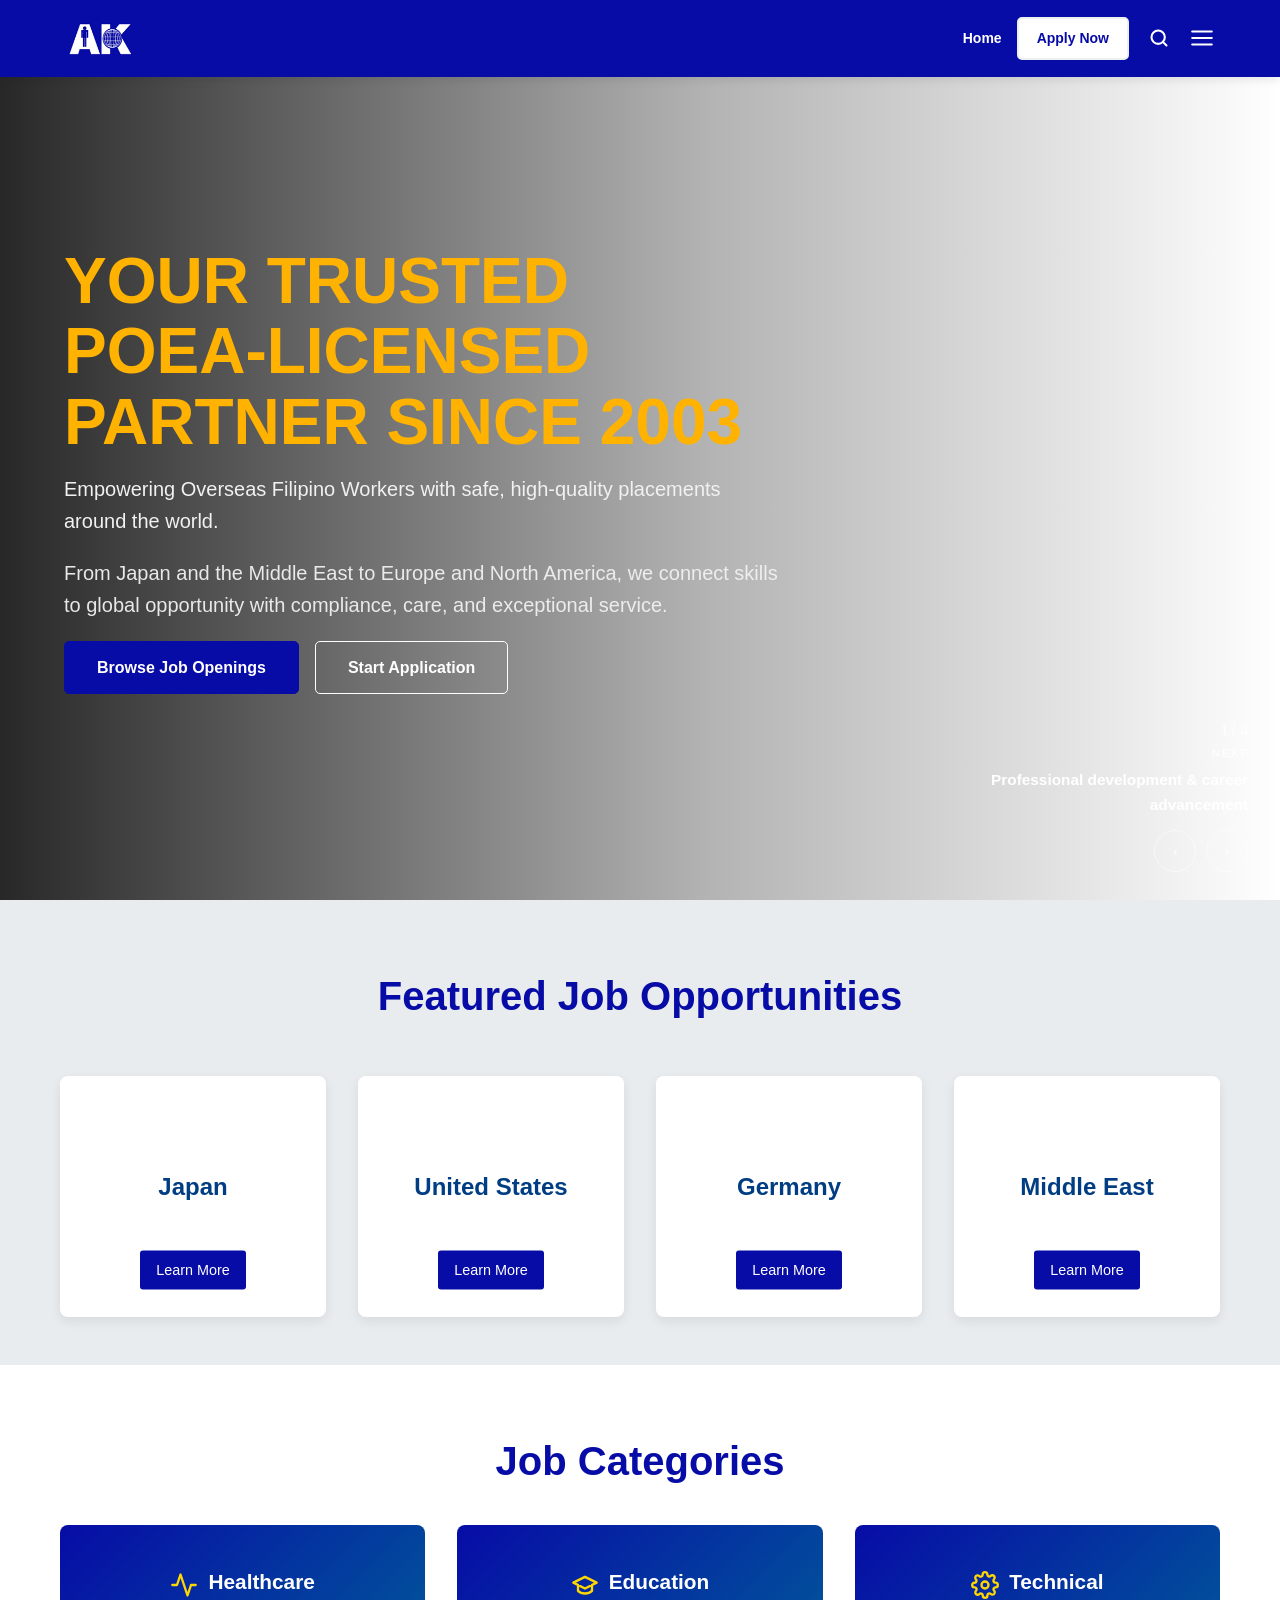
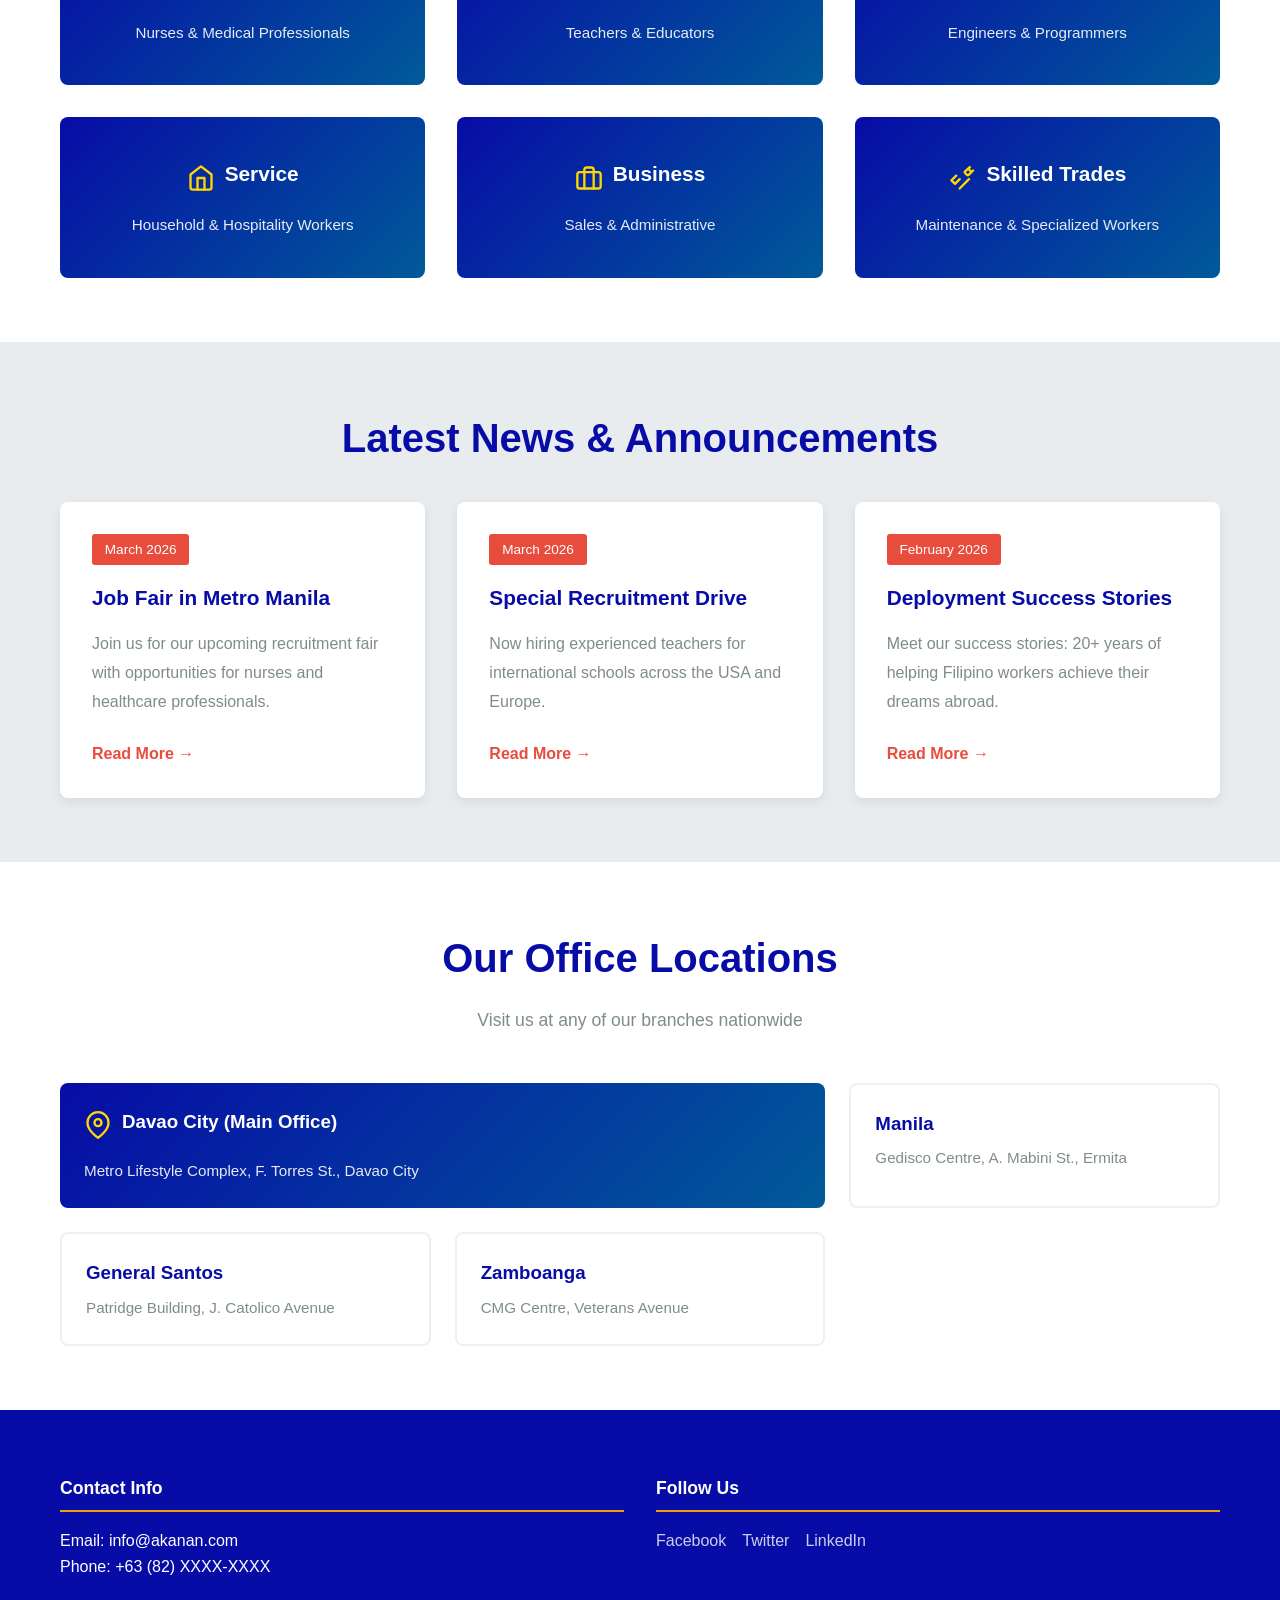
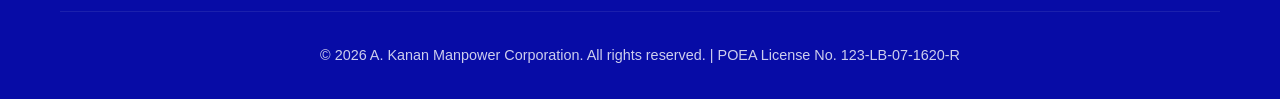
<file: A.Kanan Manpower/index.html>
<!DOCTYPE html>
<html lang="en">
<head>
    <meta charset="UTF-8">
    <meta name="viewport" content="width=device-width, initial-scale=1.0">
    <title>A. Kanan</title>
    <link rel="stylesheet" href="styles.css">
</head>
<body>
    <nav class="navbar">
        <div class="container">
            
            <div class="nav-brand">
                <img src="Assets/Logo.png" alt="A. Kanan Manpower" class="nav-logo" />
            </div>
            
            <div class="nav-right-group">
                <div class="primary-actions">
                    <a href="index.html" class="nav-link nav-link-home">Home</a>
                    <a href="apply.html" class="nav-link btn-apply">Apply Now</a>
                    
                    <button class="search-btn" aria-label="Search">
                        <svg width="20" height="20" viewBox="0 0 24 24" fill="none" stroke="currentColor" stroke-width="2.5" stroke-linecap="round" stroke-linejoin="round">
                            <circle cx="11" cy="11" r="8"></circle>
                            <line x1="21" y1="21" x2="16.65" y2="16.65"></line>
                        </svg>
                    </button>
                </div>

                <div class="menu-container">
                    <button class="menu-toggle" id="menuBtn">
                        <svg width="26" height="26" viewBox="0 0 24 24" fill="none" stroke="currentColor" stroke-width="2" stroke-linecap="round" stroke-linejoin="round">
                            <line x1="3" y1="12" x2="21" y2="12"></line>
                            <line x1="3" y1="6" x2="21" y2="6"></line>
                            <line x1="3" y1="18" x2="21" y2="18"></line>
                        </svg>
                    </button>
                    
                    <ul class="nav-menu" id="navMenu">
                        <li><a href="about.html">About Us</a></li>
                        <li><a href="contact.html">Contact</a></li>
                        <li><a href="jobs.html">Job Opportunities</a></li>
                        <li><a href="process.html">Recruitment Process</a></li>
                        <li><a href="partners.html">Employers</a></li>
                    </ul>
                </div>

            </div>
        </div>
    </nav>
 

    <!-- Hero Section -->
    <section class="hero">
        <div class="hero-content">
            <h1>Your Trusted POEA-Licensed Partner Since 2003</h1>
            <p>Empowering Overseas Filipino Workers with safe, high-quality placements around the world.</p>
            <p class="hero-description">From Japan and the Middle East to Europe and North America, we connect skills to global opportunity with compliance, care, and exceptional service.</p>
            <div class="hero-buttons">
                <a href="jobs.html" class="btn btn-primary">Browse Job Openings</a>
                <a href="apply.html" class="btn btn-secondary">Start Application</a>
            </div>
        </div>

        <div class="hero-nav">
            <div class="page-counter">1 / 4</div>
            <span class="next-label">Next</span>
            <div class="next-headline">Great new hiring & mobility support options</div>
            <div class="arrow-controls">
                <button class="arrow">‹</button>
                <button class="arrow">›</button>
            </div>
        </div>
    </section>

    <!-- Job Openings Preview -->
    <section class="job-preview">
        <div class="container">
            <h2>Featured Job Opportunities</h2>
            <div class="job-grid">
                <div class="job-card job-card-japan" data-flag="japan">
                    <h3>Japan</h3>
                    <p>Skilled Workers</p>
                    <a href="jobs.html#japan" class="btn-small">Learn More</a>
                </div>
                <div class="job-card job-card-usa" data-flag="usa">
                    <h3>United States</h3>
                    <p>Teachers & Health Professionals</p>
                    <a href="jobs.html#usa" class="btn-small">Learn More</a>
                </div>
                <div class="job-card job-card-germany" data-flag="germany">
                    <h3>Germany</h3>
                    <p>Nurses & Healthcare Workers</p>
                    <a href="jobs.html#germany" class="btn-small">Learn More</a>
                </div>
                <div class="job-card job-card-middleeast" data-flag="middleeast">
                    <h3>Middle East</h3>
                    <p>Household & Skilled Workers</p>
                    <a href="jobs.html#middleeast" class="btn-small">Learn More</a>
                </div>
            </div>
        </div>
    </section>

    <!-- Quick Categories -->
    <section class="categories">
        <div class="container">
            <h2>Job Categories</h2>
            <div class="categories-grid">
                <div class="category-box">
                    <div class="icon-wrapper icon-centered">
                        <svg viewBox="0 0 24 24" fill="none" stroke-width="2" stroke-linecap="round" stroke-linejoin="round">
                            <path d="M22 12h-4l-3 9L9 3l-3 9H2"/>
                        </svg>
                        <h4>Healthcare</h4>
                    </div>
                    <p>Nurses & Medical Professionals</p>
                </div>
                <div class="category-box">
                    <div class="icon-wrapper icon-centered">
                        <svg viewBox="0 0 24 24" fill="none" stroke-width="2" stroke-linecap="round" stroke-linejoin="round">
                            <path d="M22 10L12 5L2 10l10 5l10-5zM6 12v5c3 3 9 3 12 0v-5"/>
                        </svg>
                        <h4>Education</h4>
                    </div>
                    <p>Teachers & Educators</p>
                </div>
                <div class="category-box">
                    <div class="icon-wrapper icon-centered">
                        <svg viewBox="0 0 24 24" fill="none" stroke-width="2" stroke-linecap="round" stroke-linejoin="round">
                            <circle cx="12" cy="12" r="3"/>
                            <path d="M19.4 15a1.65 1.65 0 0 0 .33 1.82l.06.06a2 2 0 0 1 0 2.83 2 2 0 0 1-2.83 0l-.06-.06a1.65 1.65 0 0 0-1.82-.33 1.65 1.65 0 0 0-1 1.51V21a2 2 0 0 1-2 2 2 2 0 0 1-2-2v-.09A1.65 1.65 0 0 0 9 19.4a1.65 1.65 0 0 0-1.82.33l-.06.06a2 2 0 0 1-2.83 0 2 2 0 0 1 0-2.83l.06-.06a1.65 1.65 0 0 0 .33-1.82 1.65 1.65 0 0 0-1.51-1H3a2 2 0 0 1-2-2 2 2 0 0 1 2-2h.09A1.65 1.65 0 0 0 4.6 9a1.65 1.65 0 0 0-.33-1.82l-.06-.06a2 2 0 0 1 0-2.83 2 2 0 0 1 2.83 0l.06.06a1.65 1.65 0 0 0 1.82.33H9a1.65 1.65 0 0 0 1-1.51V3a2 2 0 0 1 2-2 2 2 0 0 1 2 2v.09a1.65 1.65 0 0 0 1 1.51 1.65 1.65 0 0 0 1.82-.33l.06-.06a2 2 0 0 1 2.83 0 2 2 0 0 1 0 2.83l-.06.06a1.65 1.65 0 0 0-.33 1.82V9a1.65 1.65 0 0 0 1.51 1H21a2 2 0 0 1 2 2 2 2 0 0 1-2 2h-.09a1.65 1.65 0 0 0-1.51 1z"/>
                        </svg>
                        <h4>Technical</h4>
                    </div>
                    <p>Engineers & Programmers</p>
                </div>
                <div class="category-box">
                    <div class="icon-wrapper icon-centered">
                        <svg viewBox="0 0 24 24" fill="none" stroke-width="2" stroke-linecap="round" stroke-linejoin="round">
                            <path d="M3 9l9-7 9 7v11a2 2 0 0 1-2 2H5a2 2 0 0 1-2-2z"/>
                            <polyline points="9 22 9 12 15 12 15 22"/>
                        </svg>
                        <h4>Service</h4>
                    </div>
                    <p>Household & Hospitality Workers</p>
                </div>
                <div class="category-box">
                    <div class="icon-wrapper icon-centered">
                        <svg viewBox="0 0 24 24" fill="none" stroke-width="2" stroke-linecap="round" stroke-linejoin="round">
                            <rect x="2" y="7" width="20" height="14" rx="2"/>
                            <path d="M16 21V5a2 2 0 0 0-2-2h-4a2 2 0 0 0-2 2v16"/>
                        </svg>
                        <h4>Business</h4>
                    </div>
                    <p>Sales & Administrative</p>
                </div>
                <div class="category-box">
                    <div class="icon-wrapper icon-centered">
                        <svg viewBox="0 0 24 24" fill="none" stroke-width="2" stroke-linecap="round" stroke-linejoin="round">
                            <path d="M14.7 6.3a1 1 0 0 0 0 1.4l1.6 1.6a1 1 0 0 0 1.4 0l3.77-3.77a2 2 0 0 1-2.83-2.83l-3.94 3.6zM18 13l-8 8M7 10l-4 4 3 3 4-4"/>
                        </svg>
                        <h4>Skilled Trades</h4>
                    </div>
                    <p>Maintenance & Specialized Workers</p>
                </div>
            </div>
        </div>
    </section>

    <!-- News & Announcements -->
    <section class="news">
        <div class="container">
            <h2>Latest News & Announcements</h2>
            <div class="news-grid">
                <div class="news-card">
                    <span class="news-date">March 2026</span>
                    <h3>Job Fair in Metro Manila</h3>
                    <p>Join us for our upcoming recruitment fair with opportunities for nurses and healthcare professionals.</p>
                    <a href="#" class="read-more">Read More →</a>
                </div>
                <div class="news-card">
                    <span class="news-date">March 2026</span>
                    <h3>Special Recruitment Drive</h3>
                    <p>Now hiring experienced teachers for international schools across the USA and Europe.</p>
                    <a href="#" class="read-more">Read More →</a>
                </div>
                <div class="news-card">
                    <span class="news-date">February 2026</span>
                    <h3>Deployment Success Stories</h3>
                    <p>Meet our success stories: 20+ years of helping Filipino workers achieve their dreams abroad.</p>
                    <a href="#" class="read-more">Read More →</a>
                </div>
            </div>
        </div>
    </section>

    <!-- Contact/Office Locations -->
    <section class="locations">
        <div class="container">
            <h2>Our Office Locations</h2>
            <p class="section-subtitle">Visit us at any of our branches nationwide</p>
            <div class="locations-grid">
                <div class="location-card featured">
                    <div class="icon-wrapper">
                        <svg viewBox="0 0 24 24" fill="none" stroke-width="2" stroke-linecap="round" stroke-linejoin="round">
                            <path d="M21 10c0 7-9 13-9 13s-9-6-9-13a9 9 0 0 1 18 0z"></path>
                            <circle cx="12" cy="10" r="3"></circle>
                        </svg>
                        <h3>Davao City (Main Office)</h3>
                    </div>
                    <p>Metro Lifestyle Complex, F. Torres St., Davao City</p>
                </div>
                <div class="location-card">
                    <h3>Manila</h3>
                    <p>Gedisco Centre, A. Mabini St., Ermita</p>
                </div>
                <div class="location-card">
                    <h3>General Santos</h3>
                    <p>Patridge Building, J. Catolico Avenue</p>
                </div>
                <!-- <div class="location-card">
                    <h3>Cagayan De Oro</h3>
                    <p>Rodisa Building, Fernandez Velez St.</p>
                </div> -->
                <div class="location-card">
                    <h3>Zamboanga</h3>
                    <p>CMG Centre, Veterans Avenue</p>
                </div>
                <!-- <div class="location-card">
                    <h3>Nueva Vizcaya</h3>
                    <p>Tam-an Building, Solano</p>
                </div> -->
            </div>
        </div>
    </section>

    <!-- Footer -->
    <footer class="footer">
        <div class="container">
            <div class="footer-content">
                <!-- <div class="footer-section">
                    <h4>About A. Kanan</h4>
                    <p>POEA-Licensed recruitment agency serving overseas Filipino workers since 2003.</p>
                </div>
                <div class="footer-section">
                    <h4>Quick Links</h4>
                    <ul>
                        <li><a href="about.html">About Us</a></li>
                        <li><a href="jobs.html">Job Opportunities</a></li>
                        <li><a href="apply.html">Apply Now</a></li>
                        <li><a href="contact.html">Contact</a></li>
                    </ul>
                </div> -->
                <div class="footer-section">
                    <h4>Contact Info</h4>
                    <p>Email: info@akanan.com</p>
                    <p>Phone: +63 (82) XXXX-XXXX</p>
                </div>
                <div class="footer-section">
                    <h4>Follow Us</h4>
                    <div class="social-links">
                        <a href="#">Facebook</a>
                        <a href="#">Twitter</a>
                        <a href="#">LinkedIn</a>
                    </div>
                </div>
            </div>
            <div class="footer-bottom">
                <p>&copy; 2026 A. Kanan Manpower Corporation. All rights reserved. | POEA License No. 123-LB-07-1620-R</p>
            </div>
        </div>
    </footer>

    <script src="script.js"></script>
</body>
</html>
</file>
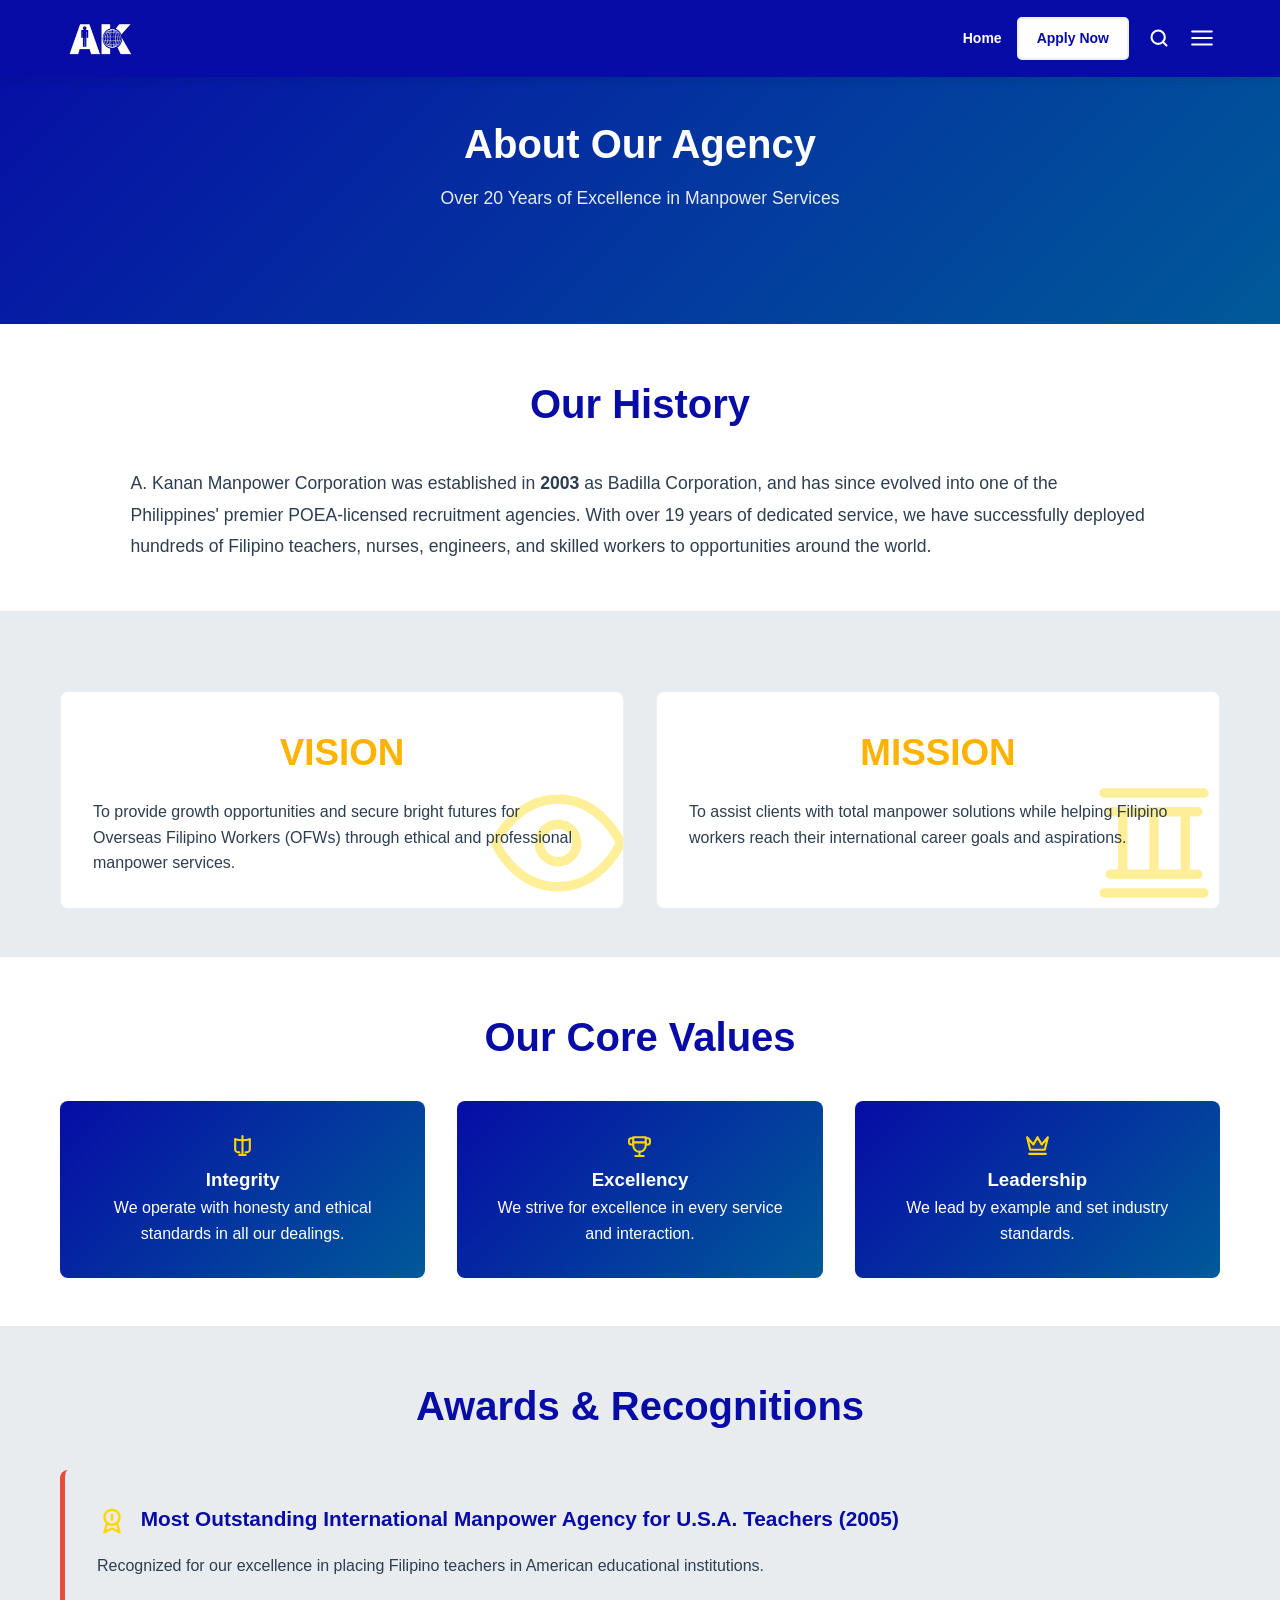
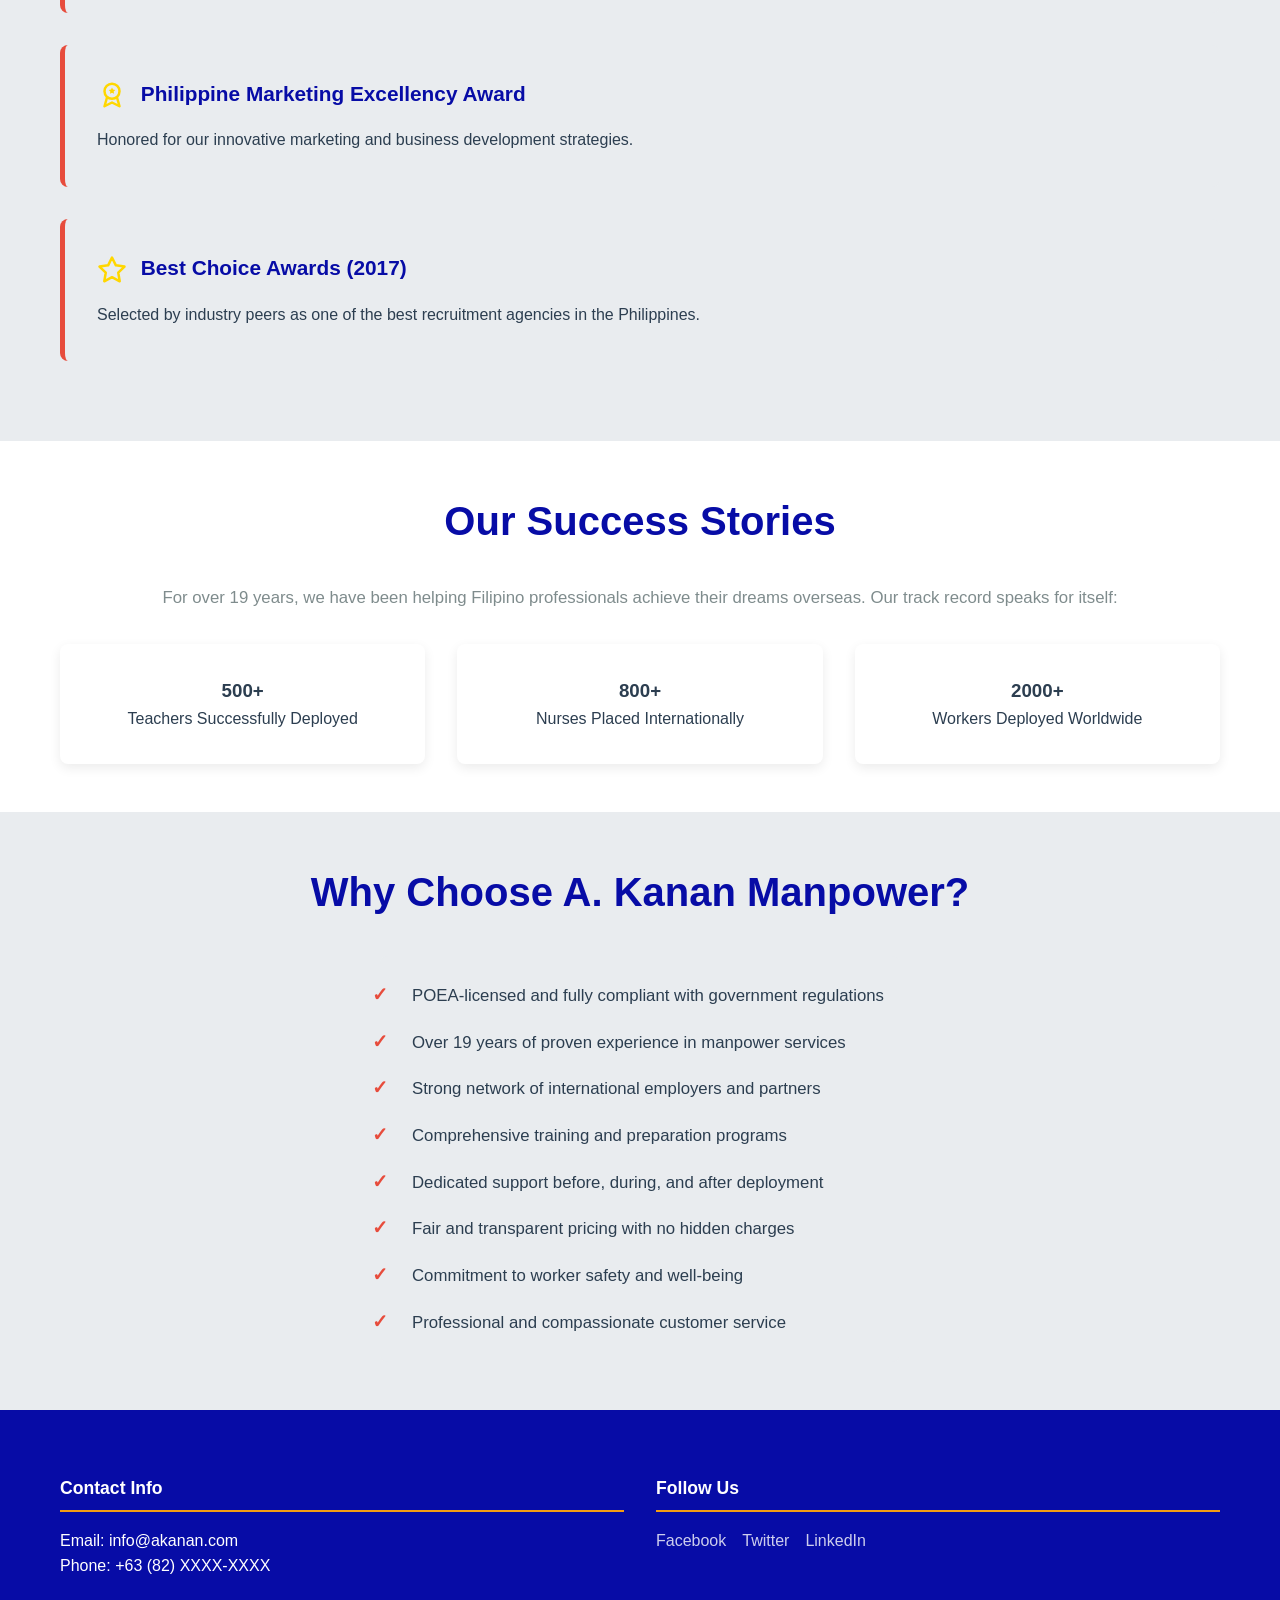
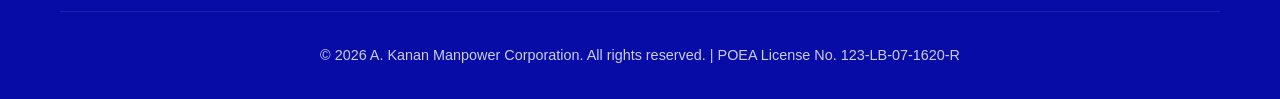
<file: A.Kanan Manpower/about.html>
<!DOCTYPE html>
<html lang="en">
<head>
    <meta charset="UTF-8">
    <meta name="viewport" content="width=device-width, initial-scale=1.0">
    <title>About Us - A. Kanan Manpower Corporation</title>
    <link rel="stylesheet" href="styles.css">
</head>
<body>
    <!-- Navigation -->
    <nav class="navbar">
        <div class="container">
            
            <div class="nav-brand">
                <img src="Assets/Logo.png" alt="A. Kanan Manpower" class="nav-logo" />
            </div>
            
            <div class="nav-right-group">
                <div class="primary-actions">
                    <a href="index.html" class="nav-link nav-link-home">Home</a>
                    <a href="apply.html" class="nav-link btn-apply">Apply Now</a>
                    
                    <button class="search-btn" aria-label="Search">
                        <svg width="20" height="20" viewBox="0 0 24 24" fill="none" stroke="currentColor" stroke-width="2.5" stroke-linecap="round" stroke-linejoin="round">
                            <circle cx="11" cy="11" r="8"></circle>
                            <line x1="21" y1="21" x2="16.65" y2="16.65"></line>
                        </svg>
                    </button>
                </div>

                <div class="menu-container">
                    <button class="menu-toggle" id="menuBtn">
                        <svg width="26" height="26" viewBox="0 0 24 24" fill="none" stroke="currentColor" stroke-width="2" stroke-linecap="round" stroke-linejoin="round">
                            <line x1="3" y1="12" x2="21" y2="12"></line>
                            <line x1="3" y1="6" x2="21" y2="6"></line>
                            <line x1="3" y1="18" x2="21" y2="18"></line>
                        </svg>
                    </button>
                    
                    <ul class="nav-menu" id="navMenu">
                        <li><a href="about.html">About Us</a></li>
                        <li><a href="contact.html">Contact</a></li>
                        <li><a href="jobs.html">Job Opportunities</a></li>
                        <li><a href="process.html">Recruitment Process</a></li>
                        <li><a href="partners.html">Employers</a></li>
                    </ul>
                </div>

            </div>
        </div>
    </nav>

    <!-- Page Hero -->
    <section class="page-hero">
        <div class="container">
            <h1>About Our Agency</h1>
            <p>Over 20 Years of Excellence in Manpower Services</p>
        </div>
    </section>

    <!-- Company History -->
    <section class="content-section">
        <div class="container">
            <h2>Our History</h2>
            <!-- <div class="history-spacing"> -->
                <p class="history-text">
                    A. Kanan Manpower Corporation was established in <strong>2003</strong> as Badilla Corporation, 
                    and has since evolved into one of the Philippines' premier POEA-licensed recruitment agencies. 
                    With over 19 years of dedicated service, we have successfully deployed hundreds of Filipino 
                    teachers, nurses, engineers, and skilled workers to opportunities around the world.
                </p>
            <!-- </div> -->
        </div>
    </section>

    <!-- Mission & Vision -->
    <section class="content-section background-color">
        <div class="container">
            <div class="mission-vision-container">
                <div class="divider">
                    <div class="divider-top-layer">
                        <h3 class="divider-header">Vision</h3>
                        <p class="divider-text">
                            To provide growth opportunities and secure bright futures for Overseas Filipino Workers (OFWs) 
                            through ethical and professional manpower services.
                        </p>
                    </div>
                    <svg class="cell-bg-icon" viewBox="0 0 24 24" fill="none" stroke="#ffd700" stroke-width="1.5">
                        <path d="M2 12s3-7 10-7 10 7 10 7-3 7-10 7-10-7-10-7Z" />
                        <circle cx="12" cy="12" r="3" />
                    </svg>
                </div>
                <div class="divider">
                    <div class="divider-top-layer">
                        <h3 class="divider-header">Mission</h3>
                        <p class="divider-text">
                            To assist clients with total manpower solutions while helping Filipino workers reach their 
                            international career goals and aspirations.
                        </p>
                    </div>
                    <svg class="cell-bg-icon" viewBox="0 0 24 24" fill="none" stroke="#ffd700" stroke-width="1.5" stroke-linecap="round" stroke-linejoin="round">
                        <path d="M4 4h16M5 7h14M7 7v10M12 7v10M17 7v10M5 17h14M4 20h16" />
                    </svg>
                </div>
            </div>
        </div>
    </section>

    <!-- Company Values -->
    <section class="content-section">
        <div class="container">
            <h2>Our Core Values</h2>
            <div class="company-values">
                <div class="company-values-cell">
                <svg width="25" height="25" viewBox="0 0 24 24" fill="none" stroke="#ffd700" stroke-width="2" stroke-linecap="round" stroke-linejoin="round">
                    <path d="M12 3v17" />
                    <path d="M12 7c4 0 7-1 7-1" />
                    <path d="M12 7c-4 0-7-1-7-1" />
                    <path d="M5 6v10c0 1.5 2 2.5 4 2.5" />
                    <path d="M19 6v10c0 1.5-2 2.5-4 2.5" />
                    <path d="M9 21h6" />
                </svg>
                    <h3 class="company-value-header">Integrity</h3>
                    <p>We operate with honesty and ethical standards in all our dealings.</p>
                </div>
                <div class="company-values-cell"">
                    <svg width="25" height="25" viewBox="0 0 24 24" fill="none" stroke="#ffd700" stroke-width="2" stroke-linecap="round" stroke-linejoin="round">
                        <path d="M6 9h12v3c0 3.3-2.7 6-6 6s-6-2.7-6-6V9Z" fill="#ffd700" fill-opacity="0.1"/>
                        <path d="M6 9V4h12v5" />
                        <path d="M12 18v4" />
                        <path d="M8 22h8" />
                        <path d="M6 11H4a2 2 0 0 1-2-2V7a2 2 0 0 1 2-2h2" />
                        <path d="M18 11h2a2 2 0 0 0 2-2V7a2 2 0 0 0-2-2h-2" />
                    </svg>
                    <h3 class="company-value-header">Excellency</h3>
                    <p>We strive for excellence in every service and interaction.</p>
                </div>
                <div class="company-values-cell">
                <svg width="25" height="25" viewBox="0 0 24 24" fill="none" stroke="#ffd700" stroke-width="2" stroke-linecap="round" stroke-linejoin="round">
                    <path d="m2 4 3 12h14l3-12-6 7-4-7-4 7-6-7Z" fill="#ffd700" fill-opacity="0.1"/>
                    <path d="M4 20h16" />
                </svg>
                    <h3 class="company-value-header">Leadership</h3>
                    <p>We lead by example and set industry standards.</p>
                </div>
            </div>
        </div>
    </section>

    <!-- Awards & Recognition -->
    <section class="content-section background-color">
        <div class="container">
            <h2>Awards & Recognitions</h2>
            
            <div class="step">
                <h3>
                    <svg width="30" height="30" viewBox="0 0 24 24" fill="none" xmlns="http://www.w3.org/2000/svg" style="vertical-align: middle; margin-right: 8px;">
                        <path d="M8 14L6 21L12 18L18 21L16 14" stroke="#ffd700" stroke-width="2" stroke-linecap="round" stroke-linejoin="round"/>
                        <circle cx="12" cy="9" r="6" stroke="#ffd700" stroke-width="2"/>
                        <path d="M12 7V11" stroke="#ffd700" stroke-width="2" stroke-linecap="round"/>
                    </svg>
                    Most Outstanding International Manpower Agency for U.S.A. Teachers (2005)
                </h3>
                <p>Recognized for our excellence in placing Filipino teachers in American educational institutions.</p>
            </div>

            <div class="step">
                <h3>
                    <svg width="30" height="30" viewBox="0 0 24 24" fill="none" xmlns="http://www.w3.org/2000/svg" style="vertical-align: middle; margin-right: 8px;">
                        <path d="M8 14L6 21L12 18L18 21L16 14" stroke="#ffd700" stroke-width="2" stroke-linecap="round" stroke-linejoin="round"/>
                        <circle cx="12" cy="9" r="6" stroke="#ffd700" stroke-width="2"/>
                        <path d="M12 6L12.82 7.66L14.65 7.92L13.33 9.21L13.64 11.03L12 10.17L10.36 11.03L10.67 9.21L9.35 7.92L11.18 7.66L12 6Z" fill="#ffd700"/>
                    </svg>
                    Philippine Marketing Excellency Award
                </h3>
                <p>Honored for our innovative marketing and business development strategies.</p>
            </div>

            <div class="step">
                <h3>
                    <svg width="30" height="30" viewBox="0 0 24 24" fill="none" xmlns="http://www.w3.org/2000/svg" style="vertical-align: middle; margin-right: 8px;">
                        <path d="M12 2L15.09 8.26L22 9.27L17 14.14L18.18 21.02L12 17.77L5.82 21.02L7 14.14L2 9.27L8.91 8.26L12 2Z" stroke="#ffd700" stroke-width="2" stroke-linecap="round" stroke-linejoin="round"/>
                    </svg>
                    Best Choice Awards (2017)
                </h3>
                <p>Selected by industry peers as one of the best recruitment agencies in the Philippines.</p>
            </div>
        </div>
    </section>

    <!-- Success Stories -->
    <section class="content-section">
        <div class="container">
            <h2>Our Success Stories</h2>
            <p class="stories-text">
                For over 19 years, we have been helping Filipino professionals achieve their dreams overseas. 
                Our track record speaks for itself:
            </p>
            <div class="stories-container">
                <div class="stories-divider">
                    <h3 class="stories-header">500+</h3>
                    <p class="stories-color">Teachers Successfully Deployed</p>
                </div>
                <div class="stories-divider">
                    <h3 class="stories-header">800+</h3>
                    <p class="stories-color">Nurses Placed Internationally</p>
                </div>
                <div class="stories-divider">
                    <h3 class="stories-header">2000+</h3>
                    <p class="stories-color">Workers Deployed Worldwide</p>
                </div>
            </div>
        </div>
    </section>

    <!-- Why Choose Us -->
    <section class="content-section background-color">
        <div class="container">
            <h2>Why Choose A. Kanan Manpower?</h2>
            <div class="checklist-center">
            <div class="checklist">
                <ul class="list-text-size">
                    <li>POEA-licensed and fully compliant with government regulations</li>
                    <li>Over 19 years of proven experience in manpower services</li>
                    <li>Strong network of international employers and partners</li>
                    <li>Comprehensive training and preparation programs</li>
                    <li>Dedicated support before, during, and after deployment</li>
                    <li>Fair and transparent pricing with no hidden charges</li>
                    <li>Commitment to worker safety and well-being</li>
                    <li>Professional and compassionate customer service</li>
                </ul>
            </div>
            </div>
        </div>
    </section>

    <!-- Footer -->
    <footer class="footer">
        <div class="container">
            <div class="footer-content">
                <!-- <div class="footer-section">
                    <h4>About A. Kanan</h4>
                    <p>POEA-Licensed recruitment agency serving overseas Filipino workers since 2003.</p>
                </div>
                <div class="footer-section">
                    <h4>Quick Links</h4>
                    <ul>
                        <li><a href="about.html">About Us</a></li>
                        <li><a href="jobs.html">Job Opportunities</a></li>
                        <li><a href="apply.html">Apply Now</a></li>
                        <li><a href="contact.html">Contact</a></li>
                    </ul>
                </div> -->
                <div class="footer-section">
                    <h4>Contact Info</h4>
                    <p>Email: info@akanan.com</p>
                    <p>Phone: +63 (82) XXXX-XXXX</p>
                </div>
                <div class="footer-section">
                    <h4>Follow Us</h4>
                    <div class="social-links">
                        <a href="#">Facebook</a>
                        <a href="#">Twitter</a>
                        <a href="#">LinkedIn</a>
                    </div>
                </div>
            </div>
            <div class="footer-bottom">
                <p>&copy; 2026 A. Kanan Manpower Corporation. All rights reserved. | POEA License No. 123-LB-07-1620-R</p>
            </div>
        </div>
    </footer>
    <script src="script.js"></script>
</body>
</html>
</file>
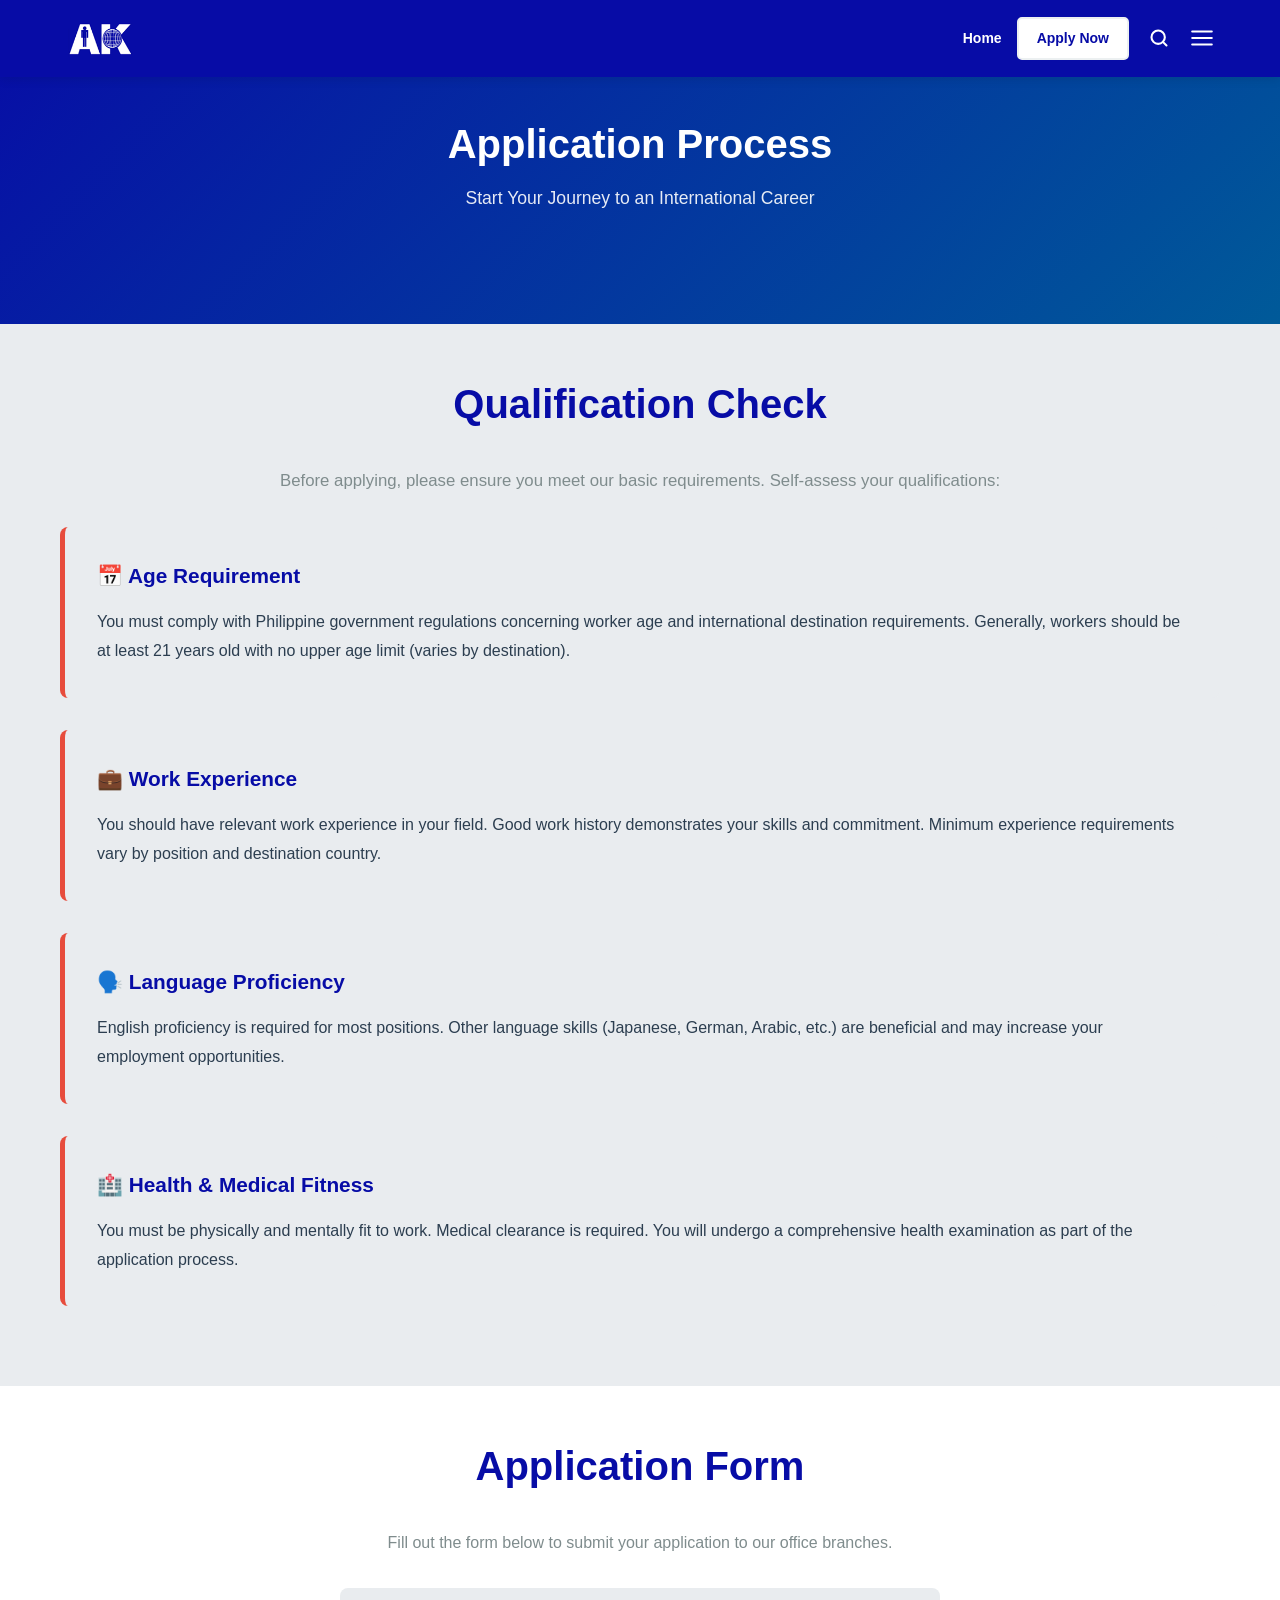
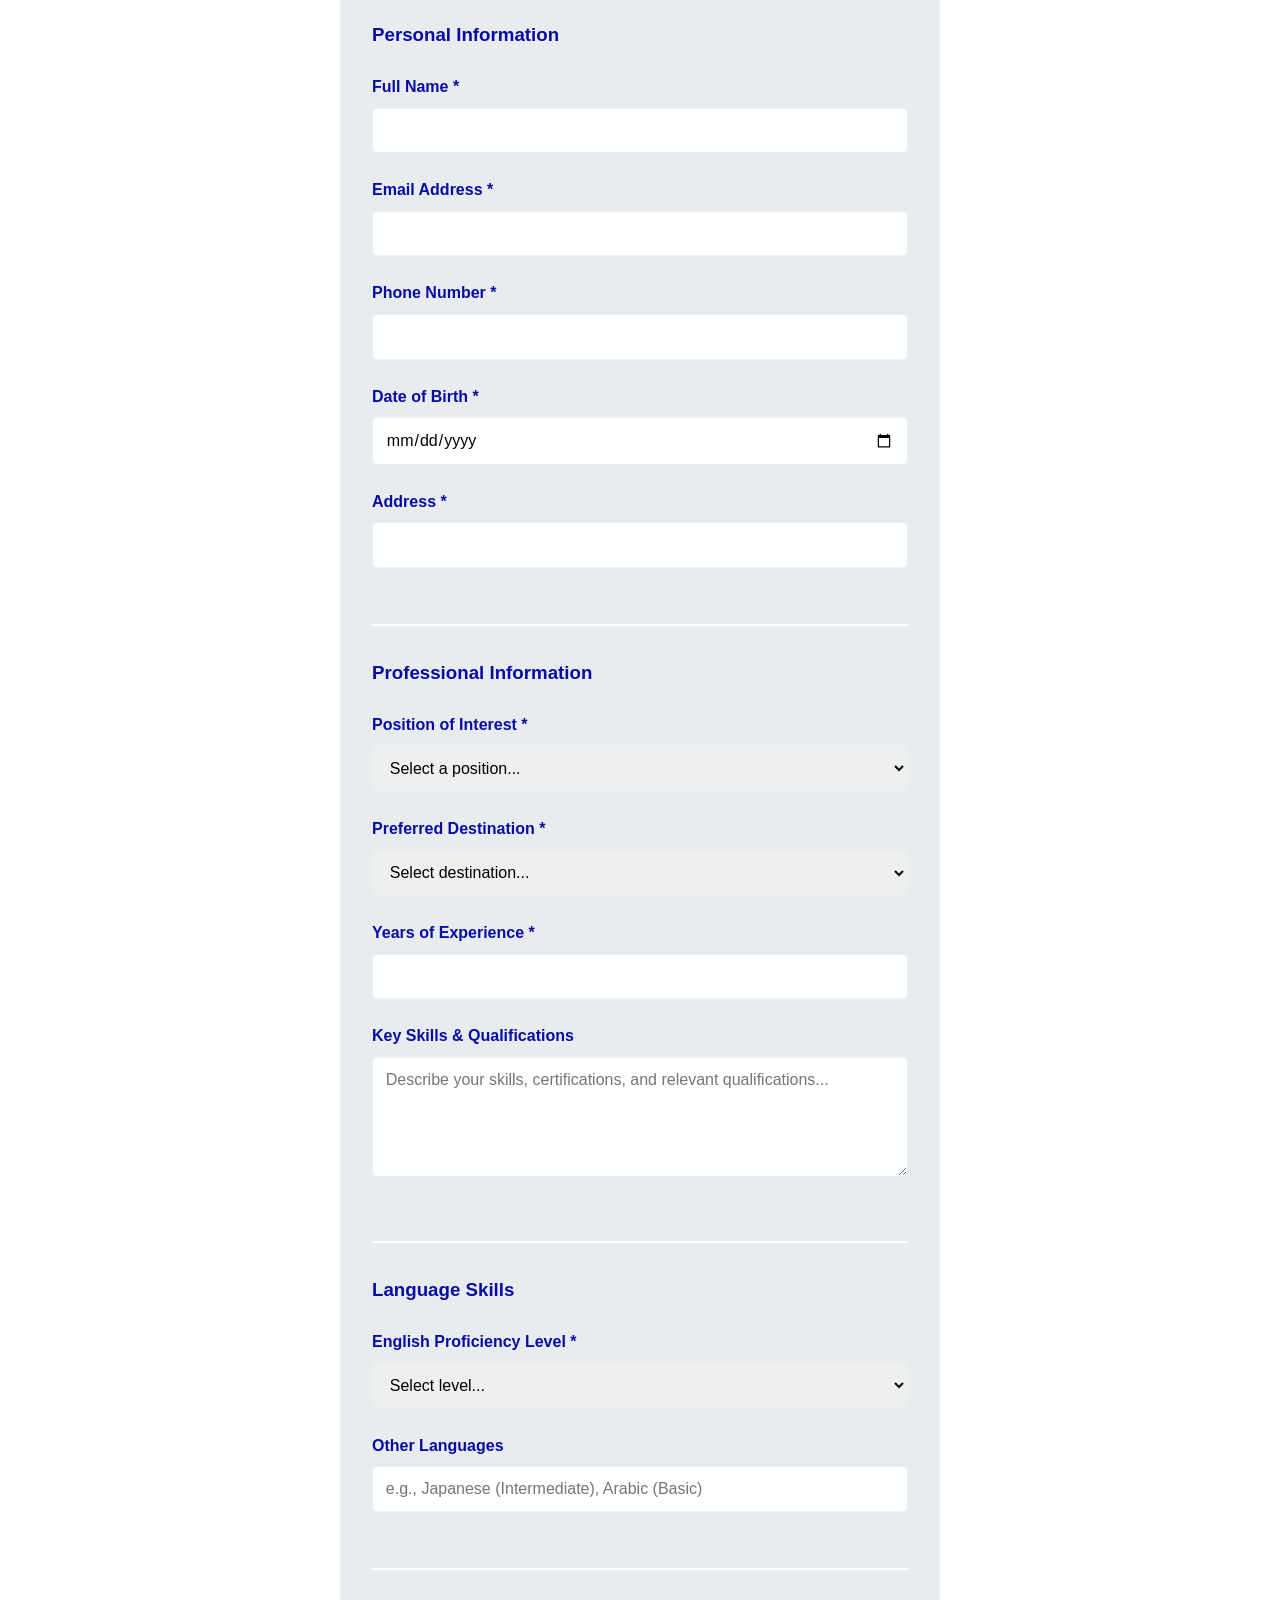
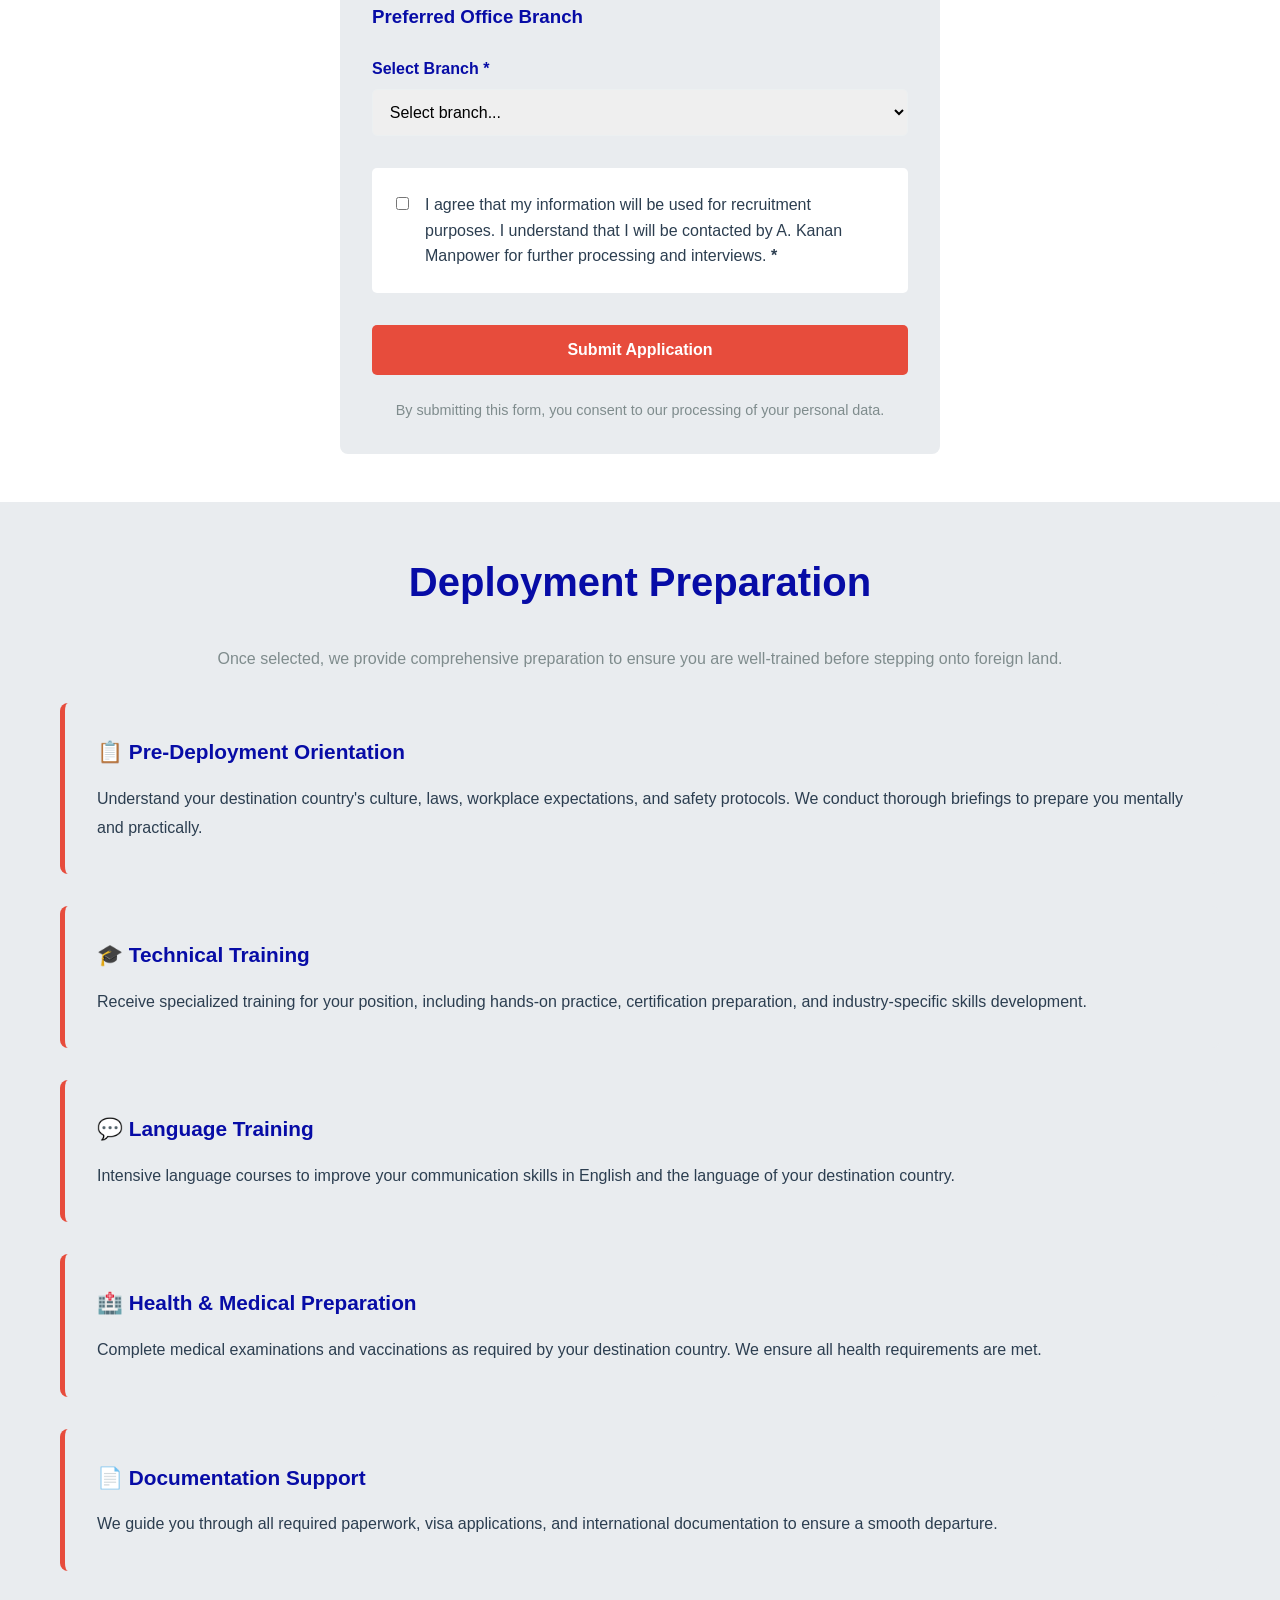
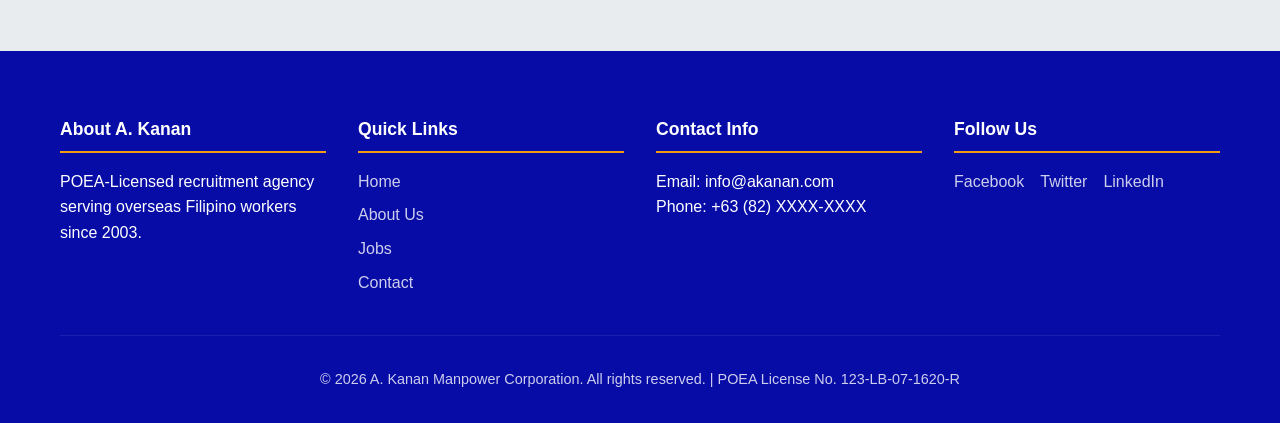
<file: A.Kanan Manpower/apply.html>
<!DOCTYPE html>
<html lang="en">
<head>
    <meta charset="UTF-8">
    <meta name="viewport" content="width=device-width, initial-scale=1.0">
    <title>Apply Now - A. Kanan Manpower Corporation</title>
    <link rel="stylesheet" href="styles.css">
</head>
<body>
    <!-- Navigation -->
    <nav class="navbar">
        <div class="container">
            
            <div class="nav-brand">
                <img src="Assets/Logo.png" alt="A. Kanan Manpower" class="nav-logo" />
            </div>
            
            <div class="nav-right-group">
                <div class="primary-actions">
                    <a href="index.html" class="nav-link nav-link-home">Home</a>
                    <a href="apply.html" class="nav-link btn-apply">Apply Now</a>
                    
                    <button class="search-btn" aria-label="Search">
                        <svg width="20" height="20" viewBox="0 0 24 24" fill="none" stroke="currentColor" stroke-width="2.5" stroke-linecap="round" stroke-linejoin="round">
                            <circle cx="11" cy="11" r="8"></circle>
                            <line x1="21" y1="21" x2="16.65" y2="16.65"></line>
                        </svg>
                    </button>
                </div>

                <div class="menu-container">
                    <button class="menu-toggle" id="menuBtn">
                        <svg width="26" height="26" viewBox="0 0 24 24" fill="none" stroke="currentColor" stroke-width="2" stroke-linecap="round" stroke-linejoin="round">
                            <line x1="3" y1="12" x2="21" y2="12"></line>
                            <line x1="3" y1="6" x2="21" y2="6"></line>
                            <line x1="3" y1="18" x2="21" y2="18"></line>
                        </svg>
                    </button>
                    
                    <ul class="nav-menu" id="navMenu">
                        <li><a href="about.html">About Us</a></li>
                        <li><a href="contact.html">Contact</a></li>
                        <li><a href="jobs.html">Job Opportunities</a></li>
                        <li><a href="process.html">Recruitment Process</a></li>
                        <li><a href="partners.html">Employers</a></li>
                    </ul>
                </div>

            </div>
        </div>
    </nav>

    <!-- Page Hero -->
    <section class="page-hero">
        <div class="container">
            <h1>Application Process</h1>
            <p>Start Your Journey to an International Career</p>
        </div>
    </section>

    <!-- Qualification Check -->
    <section class="content-section" style="background: var(--light-bg);">
        <div class="container">
            <h2>Qualification Check</h2>
            <p style="text-align: center; color: var(--text-light); margin-bottom: 2rem; font-size: 1.05rem;">
                Before applying, please ensure you meet our basic requirements. Self-assess your qualifications:
            </p>
            
            <div class="step">
                <h3>📅 Age Requirement</h3>
                <p>You must comply with Philippine government regulations concerning worker age and international destination requirements. Generally, workers should be at least 21 years old with no upper age limit (varies by destination).</p>
            </div>

            <div class="step">
                <h3>💼 Work Experience</h3>
                <p>You should have relevant work experience in your field. Good work history demonstrates your skills and commitment. Minimum experience requirements vary by position and destination country.</p>
            </div>

            <div class="step">
                <h3>🗣️ Language Proficiency</h3>
                <p>English proficiency is required for most positions. Other language skills (Japanese, German, Arabic, etc.) are beneficial and may increase your employment opportunities.</p>
            </div>

            <div class="step">
                <h3>🏥 Health & Medical Fitness</h3>
                <p>You must be physically and mentally fit to work. Medical clearance is required. You will undergo a comprehensive health examination as part of the application process.</p>
            </div>
        </div>
    </section>

    <!-- Application Form -->
    <section class="content-section">
        <div class="container">
            <h2>Application Form</h2>
            <p style="text-align: center; color: var(--text-light); margin-bottom: 2rem;">
                Fill out the form below to submit your application to our office branches.
            </p>

            <form style="max-width: 600px; margin: 0 auto; background: var(--light-bg); padding: 2rem; border-radius: 8px;" action="connect.php" method="POST">
                <!-- Personal Information -->
                <div style="margin-bottom: 2rem; padding-bottom: 2rem; border-bottom: 2px solid white;">
                    <h3 style="color: var(--primary-color); margin-bottom: 1.5rem;">Personal Information</h3>
                    
                    <div class="form-group">
                        <label for="fullname" name="fullname">Full Name *</label>
                        <input type="text" id="fullname" name="fullname" required>
                    </div>

                    <div class="form-group">
                        <label for="email" name="email">Email Address *</label>
                        <input type="email" id="email" name="email" required>
                    </div>

                    <div class="form-group">
                        <label for="phone" name="phone">Phone Number *</label>
                        <input type="tel" id="phone" name="phone" required>
                    </div>

                    <div class="form-group">
                        <label for="dob" name="dob">Date of Birth *</label>
                        <input type="date" id="dob" name="dob" required>
                    </div>

                    <div class="form-group">
                        <label for="address" name="address">Address *</label>
                        <input type="text" id="address" name="address" required>
                    </div>
                </div>

                <!-- Professional Information -->
                <div style="margin-bottom: 2rem; padding-bottom: 2rem; border-bottom: 2px solid white;">
                    <h3 style="color: var(--primary-color); margin-bottom: 1.5rem;">Professional Information</h3>
                    
                    <div class="form-group">
                        <label for="position">Position of Interest *</label>
                        <select id="position" name="position" required>
                            <option value="">Select a position...</option>
                            <option value="nurse">Nurse</option>
                            <option value="teacher">Teacher</option>
                            <option value="engineer">Engineer</option>
                            <option value="programmer">Programmer</option>
                            <option value="household">Household Worker</option>
                            <option value="hospitality">Hospitality Worker</option>
                            <option value="other">Other</option>
                        </select>
                    </div>

                    <div class="form-group">
                        <label for="destination">Preferred Destination *</label>
                        <select id="destination" name="destination" required>
                            <option value="">Select destination...</option>
                            <option value="japan">Japan</option>
                            <option value="usa">United States</option>
                            <option value="germany">Germany</option>
                            <option value="qatar">Qatar</option>
                            <option value="saudi">Saudi Arabia</option>
                            <option value="kuwait">Kuwait</option>
                            <option value="malaysia">Malaysia</option>
                            <option value="other">Other</option>
                        </select>
                    </div>

                    <div class="form-group">
                        <label for="experience">Years of Experience *</label>
                        <input type="number" id="experience" name="experience" min="0" required>
                    </div>

                    <div class="form-group">
                        <label for="skills">Key Skills & Qualifications</label>
                        <textarea id="skills" name="skills" placeholder="Describe your skills, certifications, and relevant qualifications..."></textarea>
                    </div>
                </div>

                <!-- Language Skills -->
                <div style="margin-bottom: 2rem; padding-bottom: 2rem; border-bottom: 2px solid white;">
                    <h3 style="color: var(--primary-color); margin-bottom: 1.5rem;">Language Skills</h3>
                    
                    <div class="form-group">
                        <label for="english">English Proficiency Level *</label>
                        <select id="english" name="english" required>
                            <option value="">Select level...</option>
                            <option value="beginner">Beginner</option>
                            <option value="intermediate">Intermediate</option>
                            <option value="advanced">Advanced</option>
                            <option value="fluent">Fluent/Native</option>
                        </select>
                    </div>

                    <div class="form-group">
                        <label for="other-languages">Other Languages</label>
                        <input type="text" id="other-languages" name="other-languages" placeholder="e.g., Japanese (Intermediate), Arabic (Basic)">
                    </div>
                </div>

                <!-- Preferred Branch -->
                <div style="margin-bottom: 2rem;">
                    <h3 style="color: var(--primary-color); margin-bottom: 1.5rem;">Preferred Office Branch</h3>
                    
                    <div class="form-group">
                        <label for="branch">Select Branch *</label>
                        <select id="branch" name="branch" required>
                            <option value="">Select branch...</option>
                            <option value="davao">Davao City (Main Office)</option>
                            <option value="manila">Manila</option>
                            <option value="gensan">General Santos</option>
                            <option value="cdo">Cagayan De Oro</option>
                            <option value="zamboanga">Zamboanga</option>
                            <option value="nueva">Nueva Vizcaya</option>
                        </select>
                    </div>
                </div>

                <!-- Agreement -->
                <div style="background: white; padding: 1.5rem; border-radius: 5px; margin-bottom: 2rem;">
                    <label style="display: flex; align-items: flex-start; cursor: pointer;">
                        <input type="checkbox" id="agree" name="agree" required style="margin-right: 1rem; margin-top: 0.3rem;">
                        <span>
                            I agree that my information will be used for recruitment purposes. I understand that I will 
                            be contacted by A. Kanan Manpower for further processing and interviews. 
                            <strong>*</strong>
                        </span>
                    </label>
                </div>

                <!-- Submit Button -->
                <button type="submit" class="btn btn-primary" style="width: 100%; padding: 1rem;">
                    Submit Application
                </button>

                <p style="text-align: center; color: var(--text-light); margin-top: 1.5rem; font-size: 0.9rem;">
                    By submitting this form, you consent to our processing of your personal data.
                </p>
            </form>
        </div>
    </section>

    <!-- Deployment Preparation -->
    <section class="content-section" style="background: var(--light-bg);">
        <div class="container">
            <h2>Deployment Preparation</h2>
            <p style="text-align: center; color: var(--text-light); margin-bottom: 2rem;">
                Once selected, we provide comprehensive preparation to ensure you are well-trained before stepping onto foreign land.
            </p>

            <div class="step">
                <h3>📋 Pre-Deployment Orientation</h3>
                <p>Understand your destination country's culture, laws, workplace expectations, and safety protocols. We conduct thorough briefings to prepare you mentally and practically.</p>
            </div>

            <div class="step">
                <h3>🎓 Technical Training</h3>
                <p>Receive specialized training for your position, including hands-on practice, certification preparation, and industry-specific skills development.</p>
            </div>

            <div class="step">
                <h3>💬 Language Training</h3>
                <p>Intensive language courses to improve your communication skills in English and the language of your destination country.</p>
            </div>

            <div class="step">
                <h3>🏥 Health & Medical Preparation</h3>
                <p>Complete medical examinations and vaccinations as required by your destination country. We ensure all health requirements are met.</p>
            </div>

            <div class="step">
                <h3>📄 Documentation Support</h3>
                <p>We guide you through all required paperwork, visa applications, and international documentation to ensure a smooth departure.</p>
            </div>
        </div>
    </section>

    <!-- Footer -->
    <footer class="footer">
        <div class="container">
            <div class="footer-content">
                <div class="footer-section">
                    <h4>About A. Kanan</h4>
                    <p>POEA-Licensed recruitment agency serving overseas Filipino workers since 2003.</p>
                </div>
                <div class="footer-section">
                    <h4>Quick Links</h4>
                    <ul>
                        <li><a href="index.html">Home</a></li>
                        <li><a href="about.html">About Us</a></li>
                        <li><a href="jobs.html">Jobs</a></li>
                        <li><a href="contact.html">Contact</a></li>
                    </ul>
                </div>
                <div class="footer-section">
                    <h4>Contact Info</h4>
                    <p>Email: info@akanan.com</p>
                    <p>Phone: +63 (82) XXXX-XXXX</p>
                </div>
                <div class="footer-section">
                    <h4>Follow Us</h4>
                    <div class="social-links">
                        <a href="#">Facebook</a>
                        <a href="#">Twitter</a>
                        <a href="#">LinkedIn</a>
                    </div>
                </div>
            </div>
            <div class="footer-bottom">
                <p>&copy; 2026 A. Kanan Manpower Corporation. All rights reserved. | POEA License No. 123-LB-07-1620-R</p>
            </div>
        </div>
    </footer>

    <script src="script.js"></script>
</body>
</html>
</file>
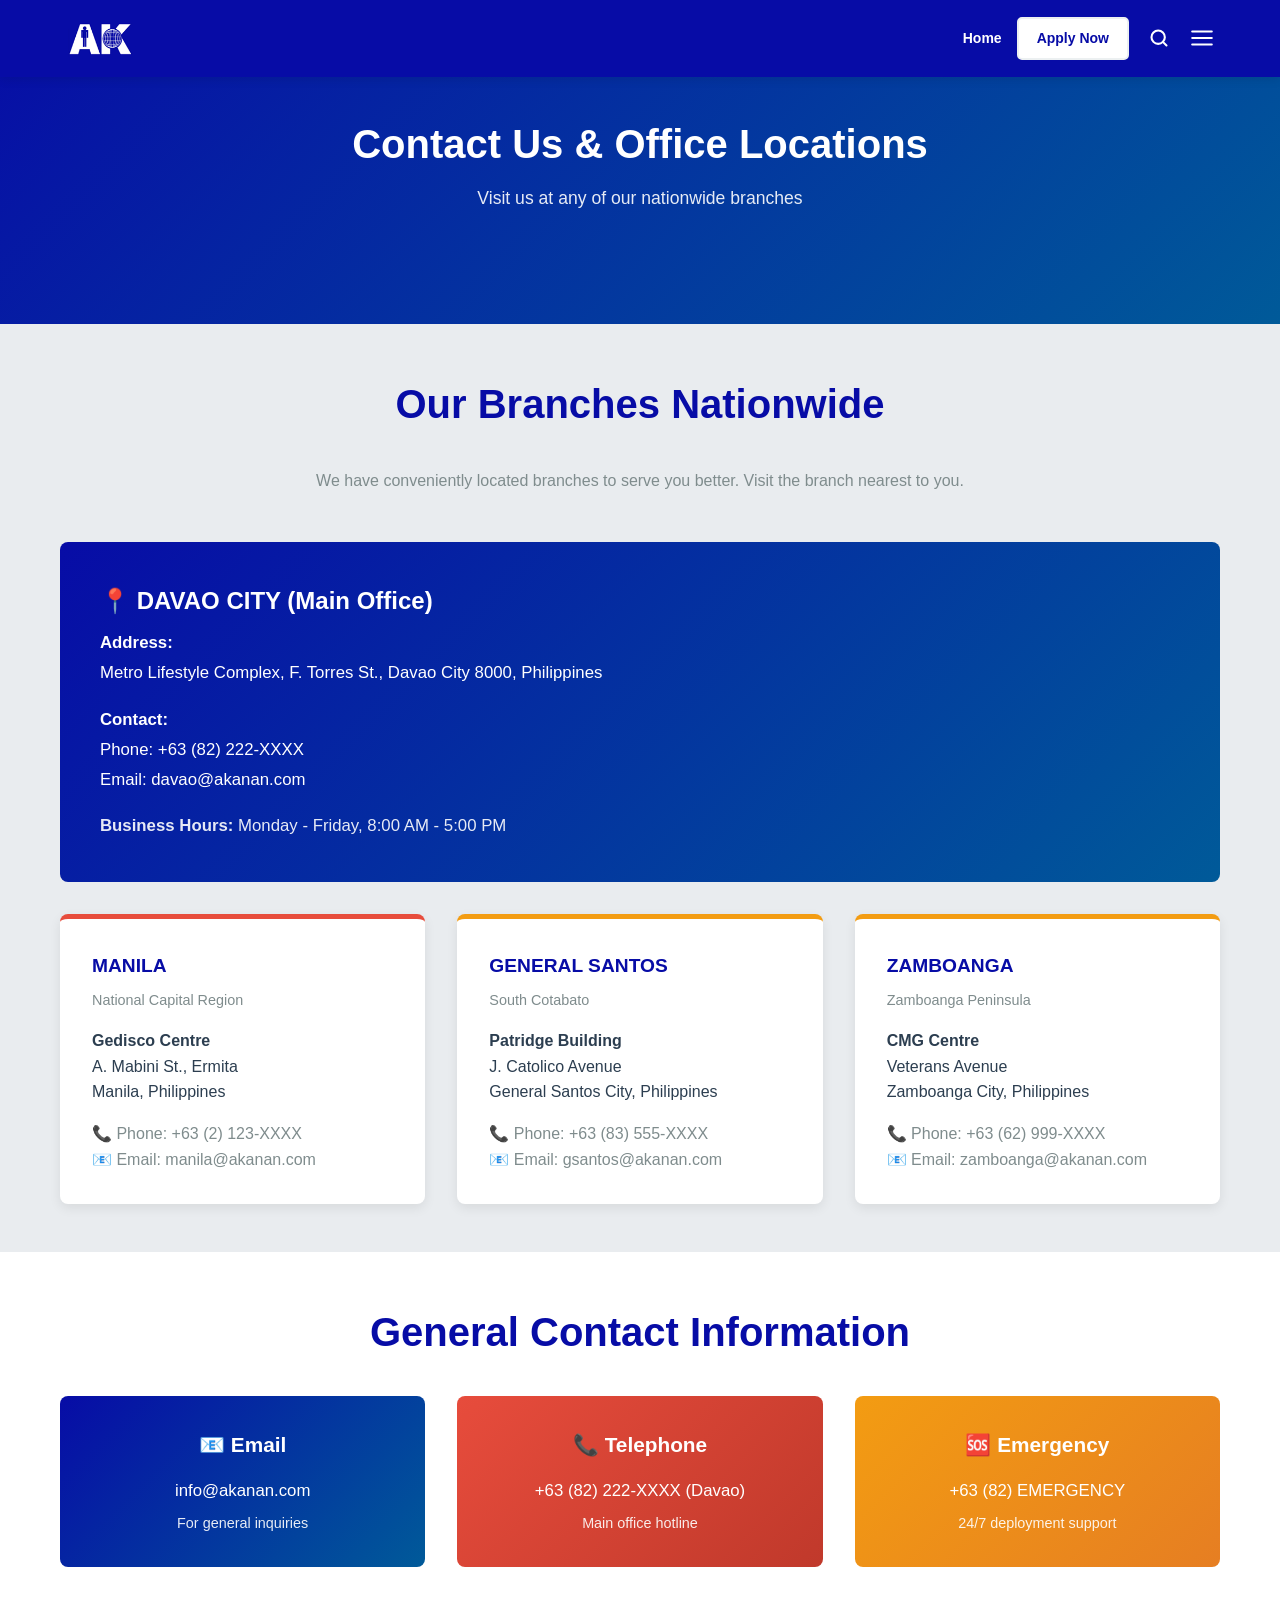
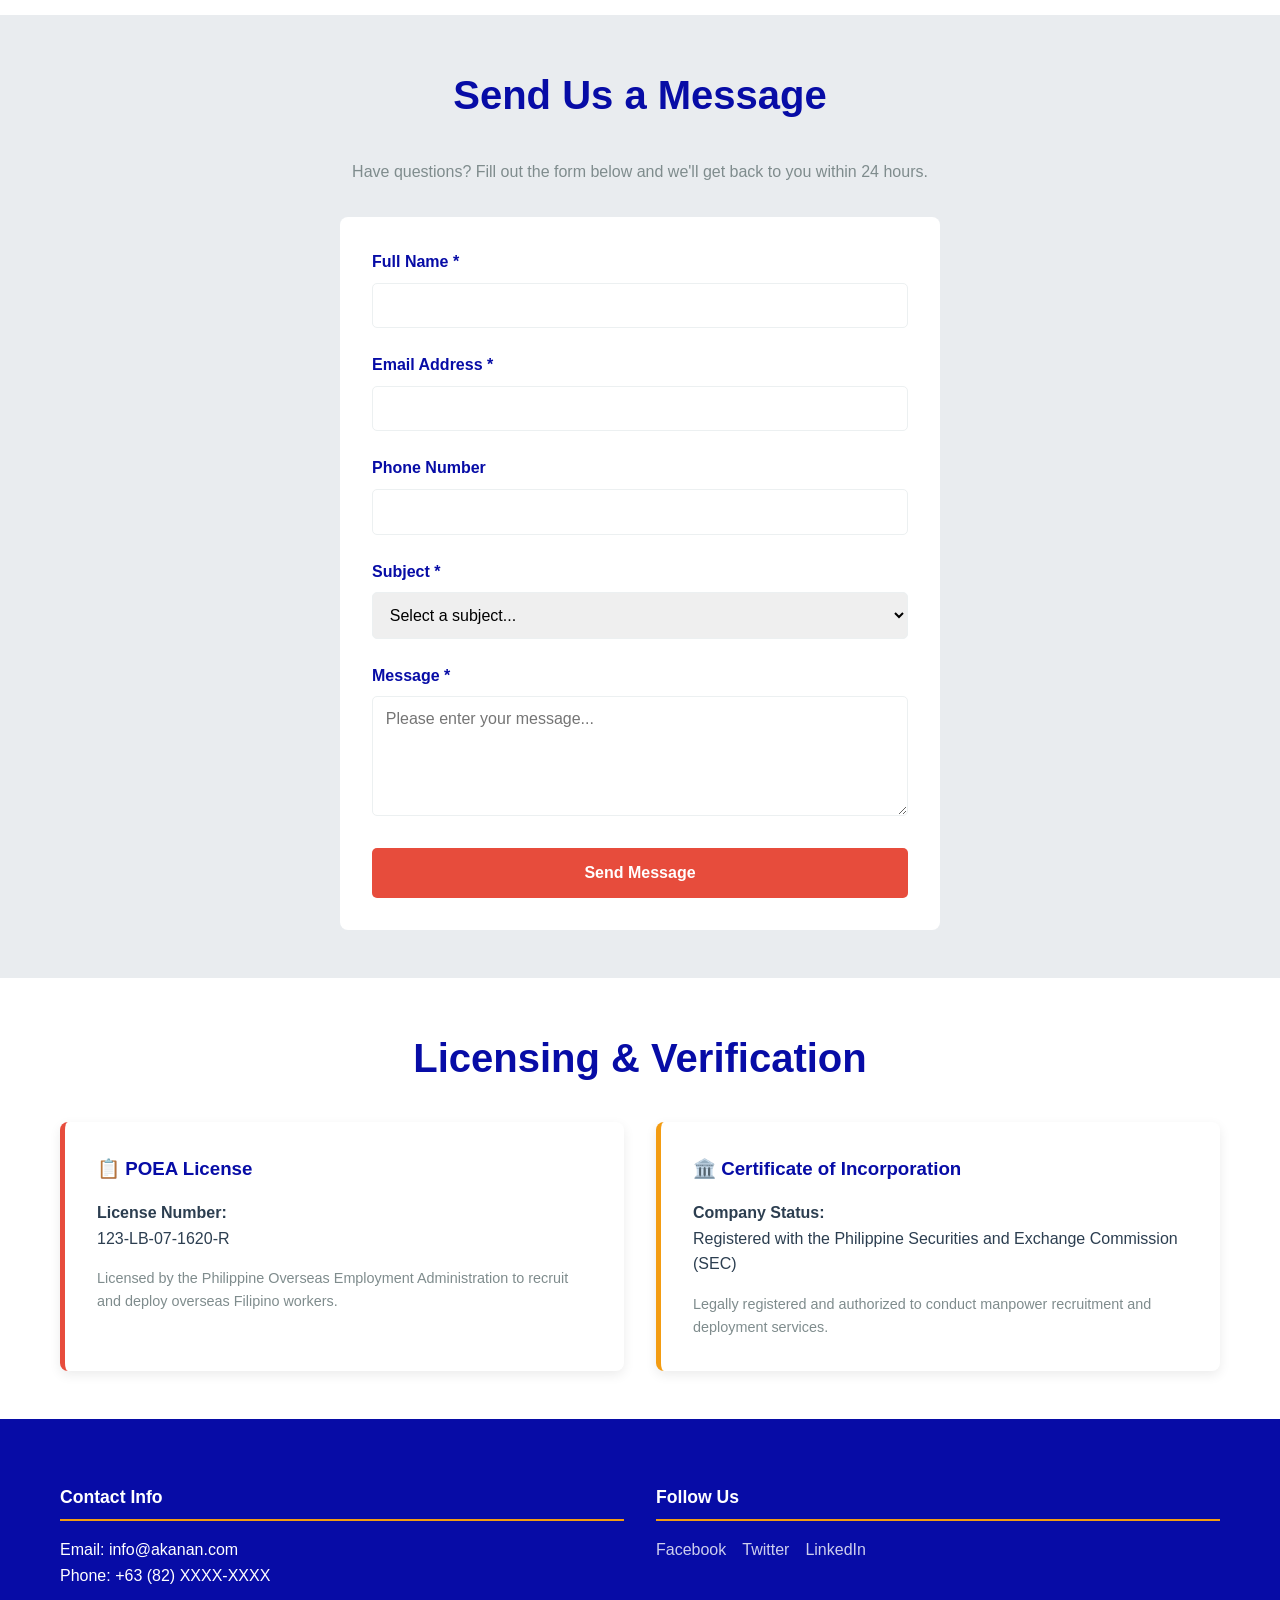
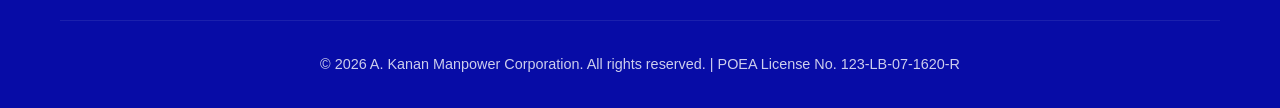
<file: A.Kanan Manpower/contact.html>
<!DOCTYPE html>
<html lang="en">
<head>
    <meta charset="UTF-8">
    <meta name="viewport" content="width=device-width, initial-scale=1.0">
    <title>Contact Us & Branches - A. Kanan Manpower Corporation</title>
    <link rel="stylesheet" href="styles.css">
</head>
<body>
    <nav class="navbar">
        <div class="container">
            
            <div class="nav-brand">
                <img src="Assets/Logo.png" alt="A. Kanan Manpower" class="nav-logo" />
            </div>
            
            <div class="nav-right-group">
                <div class="primary-actions">
                    <a href="index.html" class="nav-link nav-link-home">Home</a>
                    <a href="apply.html" class="nav-link btn-apply">Apply Now</a>
                    
                    <button class="search-btn" aria-label="Search">
                        <svg width="20" height="20" viewBox="0 0 24 24" fill="none" stroke="currentColor" stroke-width="2.5" stroke-linecap="round" stroke-linejoin="round">
                            <circle cx="11" cy="11" r="8"></circle>
                            <line x1="21" y1="21" x2="16.65" y2="16.65"></line>
                        </svg>
                    </button>
                </div>

                <div class="menu-container">
                    <button class="menu-toggle" id="menuBtn">
                        <svg width="26" height="26" viewBox="0 0 24 24" fill="none" stroke="currentColor" stroke-width="2" stroke-linecap="round" stroke-linejoin="round">
                            <line x1="3" y1="12" x2="21" y2="12"></line>
                            <line x1="3" y1="6" x2="21" y2="6"></line>
                            <line x1="3" y1="18" x2="21" y2="18"></line>
                        </svg>
                    </button>
                    
                    <ul class="nav-menu" id="navMenu">
                        <li><a href="about.html">About Us</a></li>
                        <li><a href="contact.html">Contact</a></li>
                        <li><a href="jobs.html">Job Opportunities</a></li>
                        <li><a href="process.html">Recruitment Process</a></li>
                        <li><a href="partners.html">Employers</a></li>
                    </ul>
                </div>

            </div>
        </div>
    </nav>

    <!-- Page Hero -->
    <section class="page-hero">
        <div class="container">
            <h1>Contact Us & Office Locations</h1>
            <p>Visit us at any of our nationwide branches</p>
        </div>
    </section>

    <!-- Branch Directory -->
    <section class="content-section" style="background: var(--light-bg);">
        <div class="container">
            <h2>Our Branches Nationwide</h2>
            <p style="text-align: center; color: var(--text-light); margin-bottom: 3rem;">
                We have conveniently located branches to serve you better. Visit the branch nearest to you.
            </p>

            <!-- Main Office -->
            <div style="background: linear-gradient(135deg, var(--primary-color) 0%, #005a99 100%); color: white; padding: 2.5rem; border-radius: 8px; margin-bottom: 2rem;">
                <h3 style="font-size: 1.5rem; margin-bottom: 0.5rem;">📍 DAVAO CITY (Main Office)</h3>
                <div style="font-size: 1.05rem; line-height: 1.8;">
                    <p><strong>Address:</strong></p>
                    <p style="margin-bottom: 1rem;">Metro Lifestyle Complex, F. Torres St., Davao City 8000, Philippines</p>
                    <p><strong>Contact:</strong></p>
                    <p>Phone: +63 (82) 222-XXXX</p>
                    <p>Email: davao@akanan.com</p>
                    <p style="margin-top: 1rem; opacity: 0.9;"><strong>Business Hours:</strong> Monday - Friday, 8:00 AM - 5:00 PM</p>
                </div>
            </div>

            <!-- Other Branches -->
            <div style="display: grid; grid-template-columns: repeat(auto-fit, minmax(300px, 1fr)); gap: 2rem;">
                
                <div style="background: white; padding: 2rem; border-radius: 8px; box-shadow: 0 4px 12px rgba(0,0,0,0.08); border-top: 5px solid var(--secondary-color);">
                    <h3 style="color: var(--primary-color); margin-bottom: 0.5rem; font-size: 1.2rem;">MANILA</h3>
                    <p style="color: var(--text-light); margin-bottom: 1rem; font-size: 0.9rem;">National Capital Region</p>
                    <p style="margin-bottom: 1rem;">
                        <strong>Gedisco Centre</strong><br>
                        A. Mabini St., Ermita<br>
                        Manila, Philippines
                    </p>
                    <p style="color: var(--text-light);">
                        📞 Phone: +63 (2) 123-XXXX<br>
                        📧 Email: manila@akanan.com
                    </p>
                </div>

                <div style="background: white; padding: 2rem; border-radius: 8px; box-shadow: 0 4px 12px rgba(0,0,0,0.08); border-top: 5px solid var(--accent-color);">
                    <h3 style="color: var(--primary-color); margin-bottom: 0.5rem; font-size: 1.2rem;">GENERAL SANTOS</h3>
                    <p style="color: var(--text-light); margin-bottom: 1rem; font-size: 0.9rem;">South Cotabato</p>
                    <p style="margin-bottom: 1rem;">
                        <strong>Patridge Building</strong><br>
                        J. Catolico Avenue<br>
                        General Santos City, Philippines
                    </p>
                    <p style="color: var(--text-light);">
                        📞 Phone: +63 (83) 555-XXXX<br>
                        📧 Email: gsantos@akanan.com
                    </p>
                </div>

                <!-- <div style="background: white; padding: 2rem; border-radius: 8px; box-shadow: 0 4px 12px rgba(0,0,0,0.08); border-top: 5px solid var(--secondary-color);">
                    <h3 style="color: var(--primary-color); margin-bottom: 0.5rem; font-size: 1.2rem;">CAGAYAN DE ORO</h3>
                    <p style="color: var(--text-light); margin-bottom: 1rem; font-size: 0.9rem;">Northern Mindanao</p>
                    <p style="margin-bottom: 1rem;">
                        <strong>Rodisa Building</strong><br>
                        Fernandez Velez St.<br>
                        Cagayan De Oro City, Philippines
                    </p>
                    <p style="color: var(--text-light);">
                        📞 Phone: +63 (88) 888-XXXX<br>
                        📧 Email: cagayan@akanan.com
                    </p>
                </div> -->

                <div style="background: white; padding: 2rem; border-radius: 8px; box-shadow: 0 4px 12px rgba(0,0,0,0.08); border-top: 5px solid var(--accent-color);">
                    <h3 style="color: var(--primary-color); margin-bottom: 0.5rem; font-size: 1.2rem;">ZAMBOANGA</h3>
                    <p style="color: var(--text-light); margin-bottom: 1rem; font-size: 0.9rem;">Zamboanga Peninsula</p>
                    <p style="margin-bottom: 1rem;">
                        <strong>CMG Centre</strong><br>
                        Veterans Avenue<br>
                        Zamboanga City, Philippines
                    </p>
                    <p style="color: var(--text-light);">
                        📞 Phone: +63 (62) 999-XXXX<br>
                        📧 Email: zamboanga@akanan.com
                    </p>
                </div>

                <!-- <div style="background: white; padding: 2rem; border-radius: 8px; box-shadow: 0 4px 12px rgba(0,0,0,0.08); border-top: 5px solid var(--secondary-color);">
                    <h3 style="color: var(--primary-color); margin-bottom: 0.5rem; font-size: 1.2rem;">NUEVA VIZCAYA</h3>
                    <p style="color: var(--text-light); margin-bottom: 1rem; font-size: 0.9rem;">Cagayan Valley Region</p>
                    <p style="margin-bottom: 1rem;">
                        <strong>Tam-an Building</strong><br>
                        Solano<br>
                        Nueva Vizcaya, Philippines
                    </p>
                    <p style="color: var(--text-light);">
                        📞 Phone: +63 (78) 777-XXXX<br>
                        📧 Email: nuevavizcaya@akanan.com
                    </p>
                </div> -->

            </div>
        </div>
    </section>

    <!-- General Contact Section -->
    <section class="content-section">
        <div class="container">
            <h2>General Contact Information</h2>
            <div style="display: grid; grid-template-columns: repeat(auto-fit, minmax(300px, 1fr)); gap: 2rem; margin-top: 2rem;">
                
                <div style="background: linear-gradient(135deg, var(--primary-color) 0%, #005a99 100%); color: white; padding: 2rem; border-radius: 8px; text-align: center;">
                    <h3 style="font-size: 1.3rem; margin-bottom: 1rem;">📧 Email</h3>
                    <p style="font-size: 1.05rem; margin-bottom: 0.5rem;">
                        <a href="mailto:info@akanan.com" style="color: white; text-decoration: none;">info@akanan.com</a>
                    </p>
                    <p style="opacity: 0.9; font-size: 0.9rem;">For general inquiries</p>
                </div>

                <div style="background: linear-gradient(135deg, var(--secondary-color) 0%, #c0392b 100%); color: white; padding: 2rem; border-radius: 8px; text-align: center;">
                    <h3 style="font-size: 1.3rem; margin-bottom: 1rem;">📞 Telephone</h3>
                    <p style="font-size: 1.05rem; margin-bottom: 0.5rem;">
                        +63 (82) 222-XXXX (Davao)
                    </p>
                    <p style="opacity: 0.9; font-size: 0.9rem;">Main office hotline</p>
                </div>

                <div style="background: linear-gradient(135deg, var(--accent-color) 0%, #e67e22 100%); color: white; padding: 2rem; border-radius: 8px; text-align: center;">
                    <h3 style="font-size: 1.3rem; margin-bottom: 1rem;">🆘 Emergency</h3>
                    <p style="font-size: 1.05rem; margin-bottom: 0.5rem;">
                        +63 (82) EMERGENCY
                    </p>
                    <p style="opacity: 0.9; font-size: 0.9rem;">24/7 deployment support</p>
                </div>

            </div>
        </div>
    </section>

    <!-- Contact Form -->
    <section class="content-section" style="background: var(--light-bg);">
        <div class="container">
            <h2>Send Us a Message</h2>
            <p style="text-align: center; color: var(--text-light); margin-bottom: 2rem;">
                Have questions? Fill out the form below and we'll get back to you within 24 hours.
            </p>

            <form style="max-width: 600px; margin: 0 auto; background: white; padding: 2rem; border-radius: 8px;">
                <div class="form-group">
                    <label for="name">Full Name *</label>
                    <input type="text" id="name" name="name" required>
                </div>

                <div class="form-group">
                    <label for="email">Email Address *</label>
                    <input type="email" id="email" name="email" required>
                </div>

                <div class="form-group">
                    <label for="phone">Phone Number</label>
                    <input type="tel" id="phone" name="phone">
                </div>

                <div class="form-group">
                    <label for="subject">Subject *</label>
                    <select id="subject" name="subject" required>
                        <option value="">Select a subject...</option>
                        <option value="employment">Employment Inquiry</option>
                        <option value="employer">Employer Inquiry</option>
                        <option value="support">Deployment Support</option>
                        <option value="general">General Inquiry</option>
                        <option value="other">Other</option>
                    </select>
                </div>

                <div class="form-group">
                    <label for="message">Message *</label>
                    <textarea id="message" name="message" placeholder="Please enter your message..." required></textarea>
                </div>

                <button type="submit" class="btn btn-primary" style="width: 100%; padding: 1rem;">
                    Send Message
                </button>
            </form>
        </div>
    </section>

    <!-- Licensing Information -->
    <section class="content-section">
        <div class="container">
            <h2>Licensing & Verification</h2>
            <div style="display: grid; grid-template-columns: repeat(auto-fit, minmax(300px, 1fr)); gap: 2rem; margin-top: 2rem;">
                
                <div style="background: white; padding: 2rem; border-radius: 8px; box-shadow: 0 4px 12px rgba(0,0,0,0.08); border-left: 5px solid var(--secondary-color);">
                    <h3 style="color: var(--primary-color); margin-bottom: 1rem;">📋 POEA License</h3>
                    <p style="margin-bottom: 1rem;">
                        <strong>License Number:</strong><br>
                        123-LB-07-1620-R
                    </p>
                    <p style="color: var(--text-light); font-size: 0.9rem;">
                        Licensed by the Philippine Overseas Employment Administration to recruit and deploy 
                        overseas Filipino workers.
                    </p>
                </div>

                <div style="background: white; padding: 2rem; border-radius: 8px; box-shadow: 0 4px 12px rgba(0,0,0,0.08); border-left: 5px solid var(--accent-color);">
                    <h3 style="color: var(--primary-color); margin-bottom: 1rem;">🏛️ Certificate of Incorporation</h3>
                    <p style="margin-bottom: 1rem;">
                        <strong>Company Status:</strong><br>
                        Registered with the Philippine Securities and Exchange Commission (SEC)
                    </p>
                    <p style="color: var(--text-light); font-size: 0.9rem;">
                        Legally registered and authorized to conduct manpower recruitment and deployment services.
                    </p>
                </div>

            </div>
        </div>
    </section>

    <!-- Footer -->
    <footer class="footer">
        <div class="container">
            <div class="footer-content">
                <!-- <div class="footer-section">
                    <h4>About A. Kanan</h4>
                    <p>POEA-Licensed recruitment agency serving overseas Filipino workers since 2003.</p>
                </div>
                <div class="footer-section">
                    <h4>Quick Links</h4>
                    <ul>
                        <li><a href="about.html">About Us</a></li>
                        <li><a href="jobs.html">Job Opportunities</a></li>
                        <li><a href="apply.html">Apply Now</a></li>
                        <li><a href="contact.html">Contact</a></li>
                    </ul>
                </div> -->
                <div class="footer-section">
                    <h4>Contact Info</h4>
                    <p>Email: info@akanan.com</p>
                    <p>Phone: +63 (82) XXXX-XXXX</p>
                </div>
                <div class="footer-section">
                    <h4>Follow Us</h4>
                    <div class="social-links">
                        <a href="#">Facebook</a>
                        <a href="#">Twitter</a>
                        <a href="#">LinkedIn</a>
                    </div>
                </div>
            </div>
            <div class="footer-bottom">
                <p>&copy; 2026 A. Kanan Manpower Corporation. All rights reserved. | POEA License No. 123-LB-07-1620-R</p>
            </div>
        </div>
    </footer>

    <script src="script.js"></script>
</body>
</html>
</file>
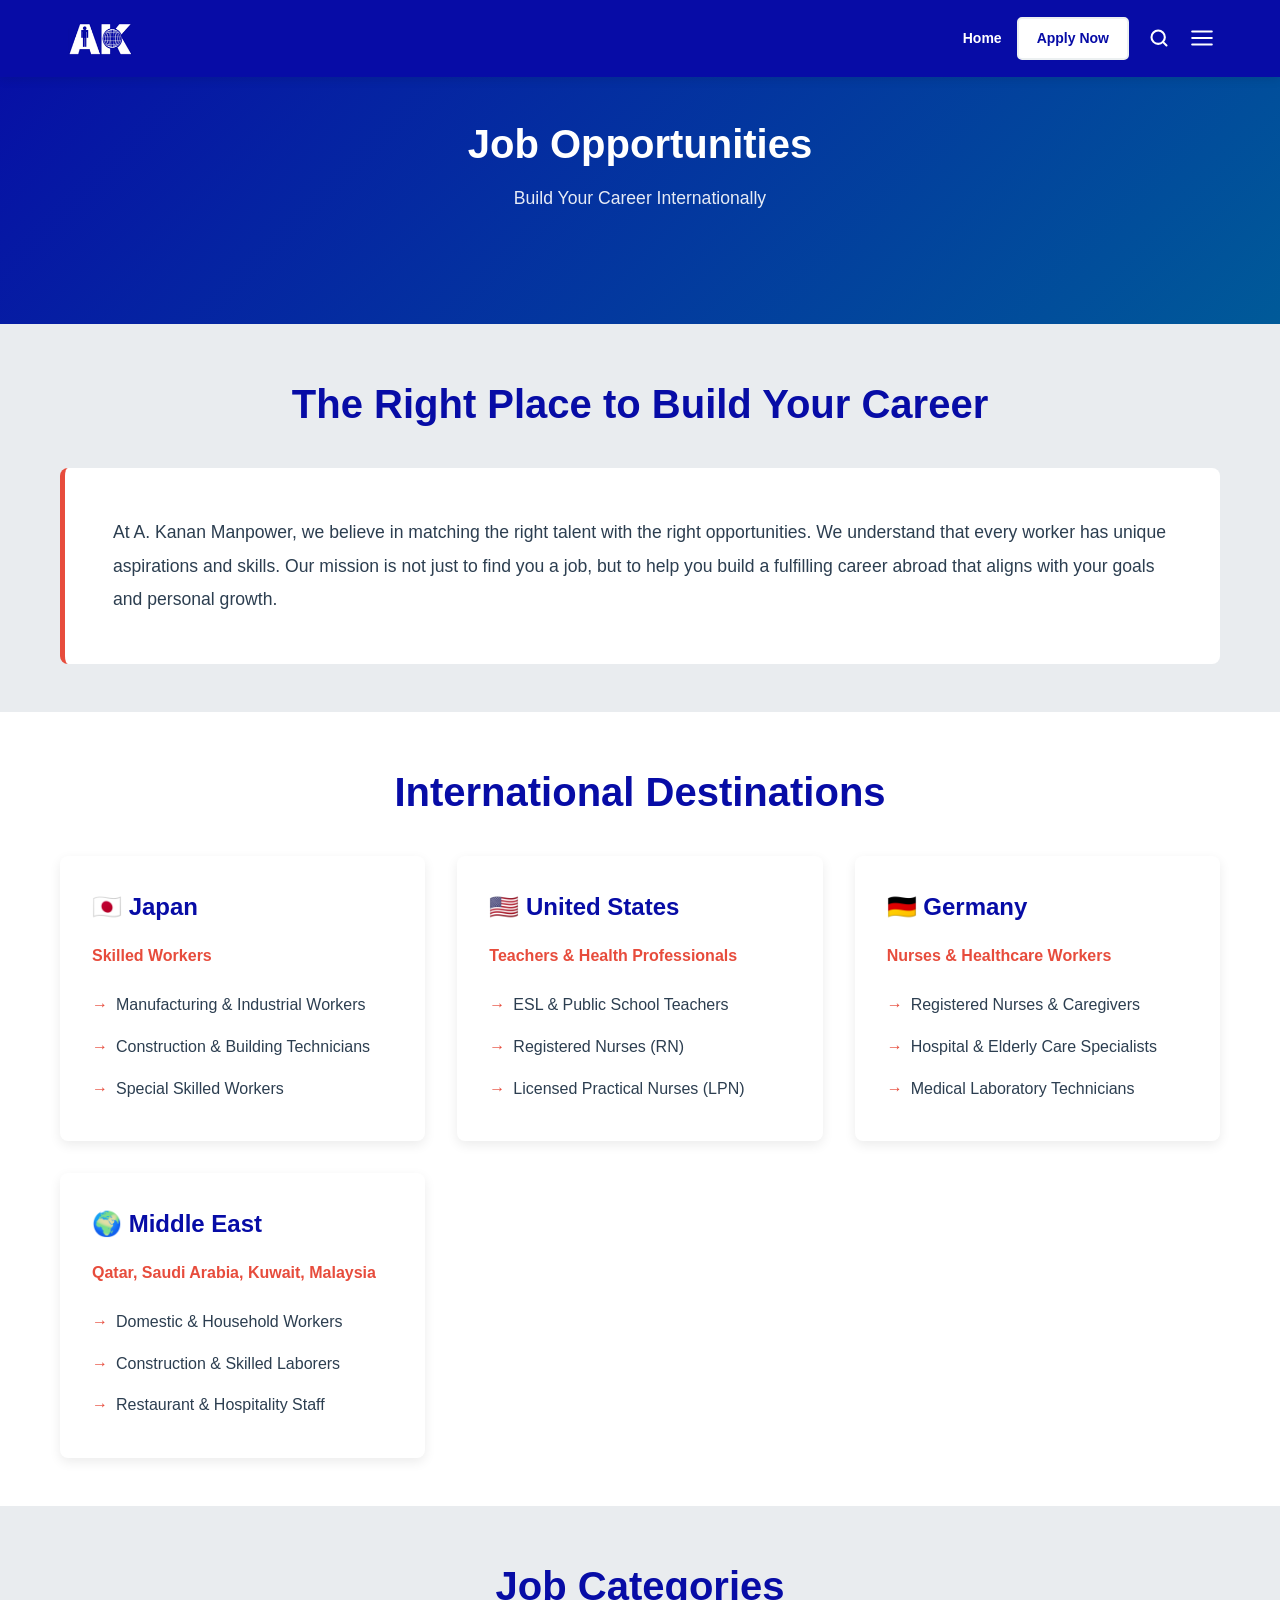
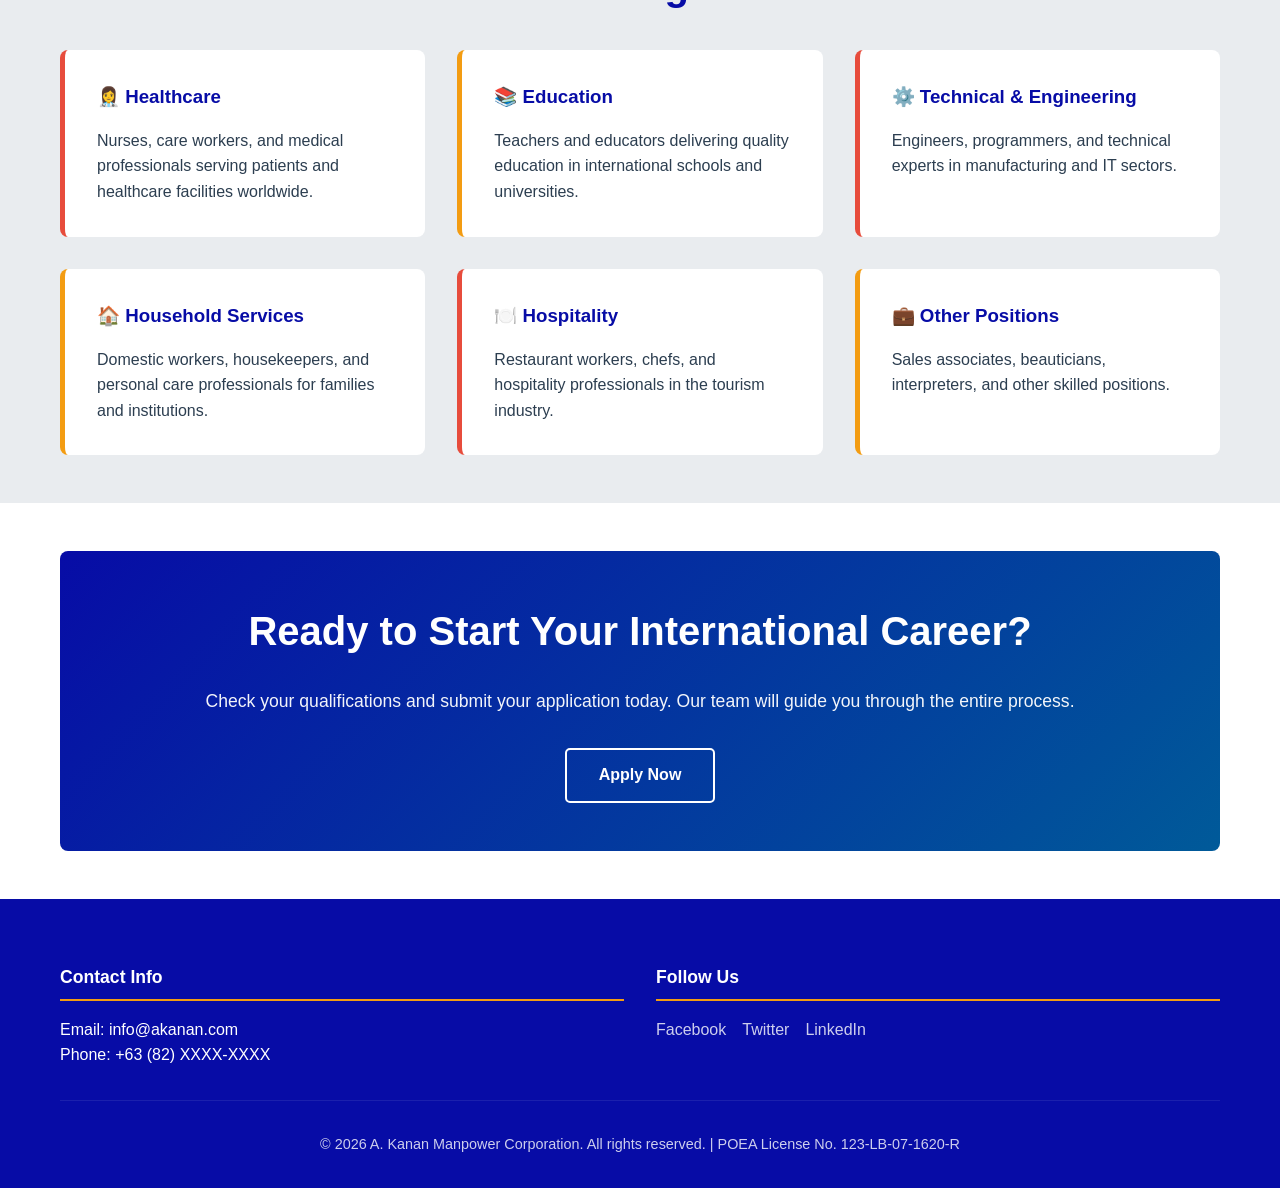
<file: A.Kanan Manpower/jobs.html>
<!DOCTYPE html>
<html lang="en">
<head>
    <meta charset="UTF-8">
    <meta name="viewport" content="width=device-width, initial-scale=1.0">
    <title>Job Opportunities - A. Kanan Manpower Corporation</title>
    <link rel="stylesheet" href="styles.css">
</head>
<body>
    <!-- Navigation -->
    <nav class="navbar">
        <div class="container">
            
            <div class="nav-brand">
                <img src="Assets/Logo.png" alt="A. Kanan Manpower" class="nav-logo" />
            </div>
            
            <div class="nav-right-group">
                <div class="primary-actions">
                    <a href="index.html" class="nav-link nav-link-home">Home</a>
                    <a href="apply.html" class="nav-link btn-apply">Apply Now</a>
                    
                    <button class="search-btn" aria-label="Search">
                        <svg width="20" height="20" viewBox="0 0 24 24" fill="none" stroke="currentColor" stroke-width="2.5" stroke-linecap="round" stroke-linejoin="round">
                            <circle cx="11" cy="11" r="8"></circle>
                            <line x1="21" y1="21" x2="16.65" y2="16.65"></line>
                        </svg>
                    </button>
                </div>

                <div class="menu-container">
                    <button class="menu-toggle" id="menuBtn">
                        <svg width="26" height="26" viewBox="0 0 24 24" fill="none" stroke="currentColor" stroke-width="2" stroke-linecap="round" stroke-linejoin="round">
                            <line x1="3" y1="12" x2="21" y2="12"></line>
                            <line x1="3" y1="6" x2="21" y2="6"></line>
                            <line x1="3" y1="18" x2="21" y2="18"></line>
                        </svg>
                    </button>
                    
                    <ul class="nav-menu" id="navMenu">
                        <li><a href="about.html">About Us</a></li>
                        <li><a href="contact.html">Contact</a></li>
                        <li><a href="jobs.html">Job Opportunities</a></li>
                        <li><a href="process.html">Recruitment Process</a></li>
                        <li><a href="partners.html">Employers</a></li>
                    </ul>
                </div>

            </div>
        </div>
    </nav>

    <!-- Page Hero -->
    <section class="page-hero">
        <div class="container">
            <h1>Job Opportunities</h1>
            <p>Build Your Career Internationally</p>
        </div>
    </section>

    <!-- Career Guidance -->
    <section class="content-section" style="background: var(--light-bg);">
        <div class="container">
            <h2>The Right Place to Build Your Career</h2>
            <div style="background: white; padding: 3rem; border-radius: 8px; border-left: 5px solid var(--secondary-color);">
                <p style="font-size: 1.1rem; line-height: 1.9; color: var(--text-dark);">
                    At A. Kanan Manpower, we believe in matching the right talent with the right opportunities. 
                    We understand that every worker has unique aspirations and skills. Our mission is not just to 
                    find you a job, but to help you build a fulfilling career abroad that aligns with your goals 
                    and personal growth.
                </p>
            </div>
        </div>
    </section>

    <!-- International Destinations -->
    <section class="content-section">
        <div class="container">
            <h2>International Destinations</h2>
            <div style="display: grid; grid-template-columns: repeat(auto-fit, minmax(300px, 1fr)); gap: 2rem; margin-top: 2rem;">
                
                <div id="japan" style="background: white; padding: 2rem; border-radius: 8px; box-shadow: 0 4px 12px rgba(0,0,0,0.08);">
                    <h3 style="color: var(--primary-color); margin-bottom: 1rem; font-size: 1.5rem;">🇯🇵 Japan</h3>
                    <h4 style="color: var(--secondary-color); margin-bottom: 1rem;">Skilled Workers</h4>
                    <ul style="list-style: none;">
                        <li style="padding: 0.5rem 0; padding-left: 1.5rem; position: relative;">
                            <span style="position: absolute; left: 0; color: var(--secondary-color);">→</span>
                            Manufacturing & Industrial Workers
                        </li>
                        <li style="padding: 0.5rem 0; padding-left: 1.5rem; position: relative;">
                            <span style="position: absolute; left: 0; color: var(--secondary-color);">→</span>
                            Construction & Building Technicians
                        </li>
                        <li style="padding: 0.5rem 0; padding-left: 1.5rem; position: relative;">
                            <span style="position: absolute; left: 0; color: var(--secondary-color);">→</span>
                            Special Skilled Workers
                        </li>
                    </ul>
                </div>

                <div id="usa" style="background: white; padding: 2rem; border-radius: 8px; box-shadow: 0 4px 12px rgba(0,0,0,0.08);">
                    <h3 style="color: var(--primary-color); margin-bottom: 1rem; font-size: 1.5rem;">🇺🇸 United States</h3>
                    <h4 style="color: var(--secondary-color); margin-bottom: 1rem;">Teachers & Health Professionals</h4>
                    <ul style="list-style: none;">
                        <li style="padding: 0.5rem 0; padding-left: 1.5rem; position: relative;">
                            <span style="position: absolute; left: 0; color: var(--secondary-color);">→</span>
                            ESL & Public School Teachers
                        </li>
                        <li style="padding: 0.5rem 0; padding-left: 1.5rem; position: relative;">
                            <span style="position: absolute; left: 0; color: var(--secondary-color);">→</span>
                            Registered Nurses (RN)
                        </li>
                        <li style="padding: 0.5rem 0; padding-left: 1.5rem; position: relative;">
                            <span style="position: absolute; left: 0; color: var(--secondary-color);">→</span>
                            Licensed Practical Nurses (LPN)
                        </li>
                    </ul>
                </div>

                <div id="germany" style="background: white; padding: 2rem; border-radius: 8px; box-shadow: 0 4px 12px rgba(0,0,0,0.08);">
                    <h3 style="color: var(--primary-color); margin-bottom: 1rem; font-size: 1.5rem;">🇩🇪 Germany</h3>
                    <h4 style="color: var(--secondary-color); margin-bottom: 1rem;">Nurses & Healthcare Workers</h4>
                    <ul style="list-style: none;">
                        <li style="padding: 0.5rem 0; padding-left: 1.5rem; position: relative;">
                            <span style="position: absolute; left: 0; color: var(--secondary-color);">→</span>
                            Registered Nurses & Caregivers
                        </li>
                        <li style="padding: 0.5rem 0; padding-left: 1.5rem; position: relative;">
                            <span style="position: absolute; left: 0; color: var(--secondary-color);">→</span>
                            Hospital & Elderly Care Specialists
                        </li>
                        <li style="padding: 0.5rem 0; padding-left: 1.5rem; position: relative;">
                            <span style="position: absolute; left: 0; color: var(--secondary-color);">→</span>
                            Medical Laboratory Technicians
                        </li>
                    </ul>
                </div>

                <div id="middleeast" style="background: white; padding: 2rem; border-radius: 8px; box-shadow: 0 4px 12px rgba(0,0,0,0.08);">
                    <h3 style="color: var(--primary-color); margin-bottom: 1rem; font-size: 1.5rem;">🌍 Middle East</h3>
                    <h4 style="color: var(--secondary-color); margin-bottom: 1rem;">Qatar, Saudi Arabia, Kuwait, Malaysia</h4>
                    <ul style="list-style: none;">
                        <li style="padding: 0.5rem 0; padding-left: 1.5rem; position: relative;">
                            <span style="position: absolute; left: 0; color: var(--secondary-color);">→</span>
                            Domestic & Household Workers
                        </li>
                        <li style="padding: 0.5rem 0; padding-left: 1.5rem; position: relative;">
                            <span style="position: absolute; left: 0; color: var(--secondary-color);">→</span>
                            Construction & Skilled Laborers
                        </li>
                        <li style="padding: 0.5rem 0; padding-left: 1.5rem; position: relative;">
                            <span style="position: absolute; left: 0; color: var(--secondary-color);">→</span>
                            Restaurant & Hospitality Staff
                        </li>
                    </ul>
                </div>

            </div>
        </div>
    </section>

    <!-- Job Categories -->
    <section class="content-section" style="background: var(--light-bg);">
        <div class="container">
            <h2>Job Categories</h2>
            <div style="display: grid; grid-template-columns: repeat(auto-fit, minmax(280px, 1fr)); gap: 2rem; margin-top: 2rem;">
                <div style="background: white; padding: 2rem; border-radius: 8px; border-left: 5px solid var(--secondary-color);">
                    <h3 style="color: var(--primary-color); margin-bottom: 1rem;">👩‍⚕️ Healthcare</h3>
                    <p>Nurses, care workers, and medical professionals serving patients and healthcare facilities worldwide.</p>
                </div>
                <div style="background: white; padding: 2rem; border-radius: 8px; border-left: 5px solid var(--accent-color);">
                    <h3 style="color: var(--primary-color); margin-bottom: 1rem;">📚 Education</h3>
                    <p>Teachers and educators delivering quality education in international schools and universities.</p>
                </div>
                <div style="background: white; padding: 2rem; border-radius: 8px; border-left: 5px solid var(--secondary-color);">
                    <h3 style="color: var(--primary-color); margin-bottom: 1rem;">⚙️ Technical & Engineering</h3>
                    <p>Engineers, programmers, and technical experts in manufacturing and IT sectors.</p>
                </div>
                <div style="background: white; padding: 2rem; border-radius: 8px; border-left: 5px solid var(--accent-color);">
                    <h3 style="color: var(--primary-color); margin-bottom: 1rem;">🏠 Household Services</h3>
                    <p>Domestic workers, housekeepers, and personal care professionals for families and institutions.</p>
                </div>
                <div style="background: white; padding: 2rem; border-radius: 8px; border-left: 5px solid var(--secondary-color);">
                    <h3 style="color: var(--primary-color); margin-bottom: 1rem;">🍽️ Hospitality</h3>
                    <p>Restaurant workers, chefs, and hospitality professionals in the tourism industry.</p>
                </div>
                <div style="background: white; padding: 2rem; border-radius: 8px; border-left: 5px solid var(--accent-color);">
                    <h3 style="color: var(--primary-color); margin-bottom: 1rem;">💼 Other Positions</h3>
                    <p>Sales associates, beauticians, interpreters, and other skilled positions.</p>
                </div>
            </div>
        </div>
    </section>

    <!-- Call to Action -->
    <section class="content-section">
        <div class="container">
            <div style="background: linear-gradient(135deg, var(--primary-color) 0%, #005a99 100%); color: white; padding: 3rem; border-radius: 8px; text-align: center;">
                <h2 style="color: white; margin-bottom: 1.5rem;">Ready to Start Your International Career?</h2>
                <p style="font-size: 1.1rem; margin-bottom: 2rem; opacity: 0.95;">
                    Check your qualifications and submit your application today. Our team will guide you through the entire process.
                </p>
                <a href="apply.html" class="btn btn-secondary">Apply Now</a>
            </div>
        </div>
    </section>

    <!-- Footer -->
    <footer class="footer">
        <div class="container">
            <div class="footer-content">
                <!-- <div class="footer-section">
                    <h4>About A. Kanan</h4>
                    <p>POEA-Licensed recruitment agency serving overseas Filipino workers since 2003.</p>
                </div>
                <div class="footer-section">
                    <h4>Quick Links</h4>
                    <ul>
                        <li><a href="about.html">About Us</a></li>
                        <li><a href="jobs.html">Job Opportunities</a></li>
                        <li><a href="apply.html">Apply Now</a></li>
                        <li><a href="contact.html">Contact</a></li>
                    </ul>
                </div> -->
                <div class="footer-section">
                    <h4>Contact Info</h4>
                    <p>Email: info@akanan.com</p>
                    <p>Phone: +63 (82) XXXX-XXXX</p>
                </div>
                <div class="footer-section">
                    <h4>Follow Us</h4>
                    <div class="social-links">
                        <a href="#">Facebook</a>
                        <a href="#">Twitter</a>
                        <a href="#">LinkedIn</a>
                    </div>
                </div>
            </div>
            <div class="footer-bottom">
                <p>&copy; 2026 A. Kanan Manpower Corporation. All rights reserved. | POEA License No. 123-LB-07-1620-R</p>
            </div>
        </div>
    </footer>

    <script src="script.js"></script>
</body>
</html>
</file>
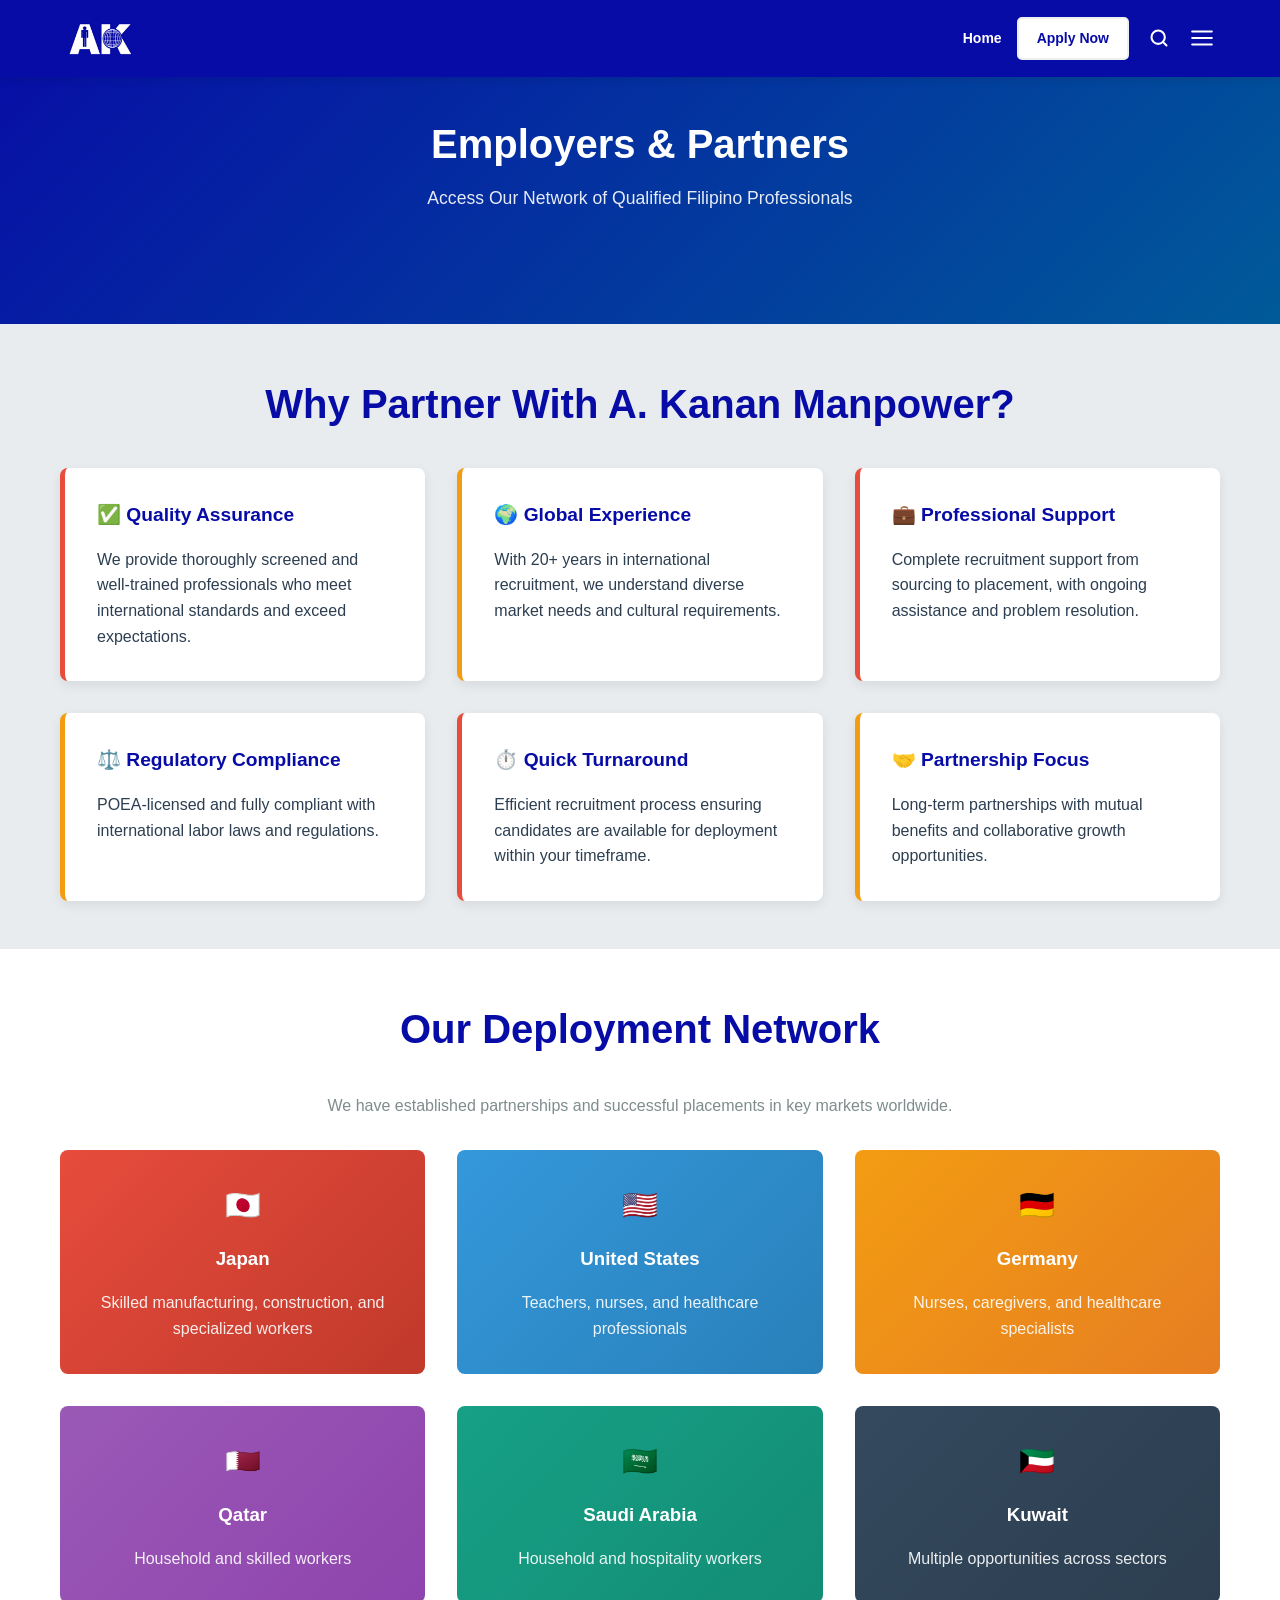
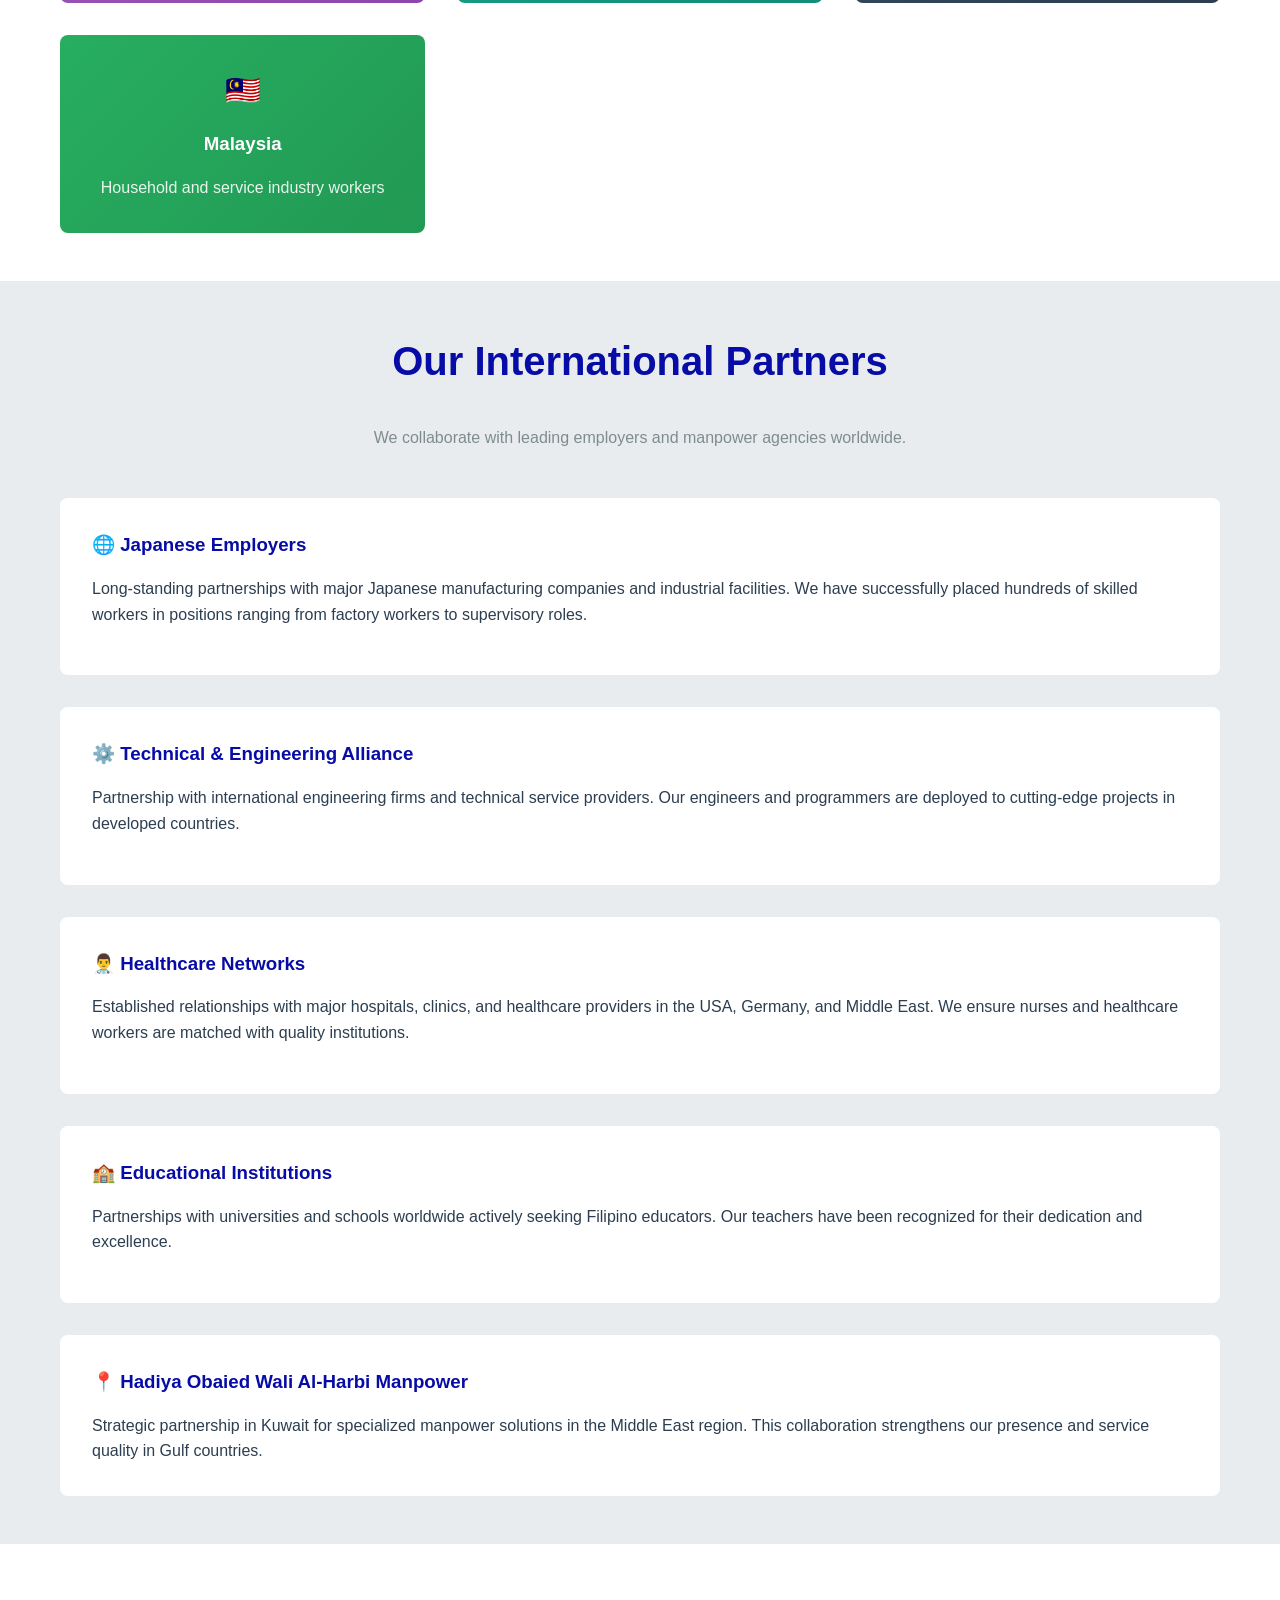
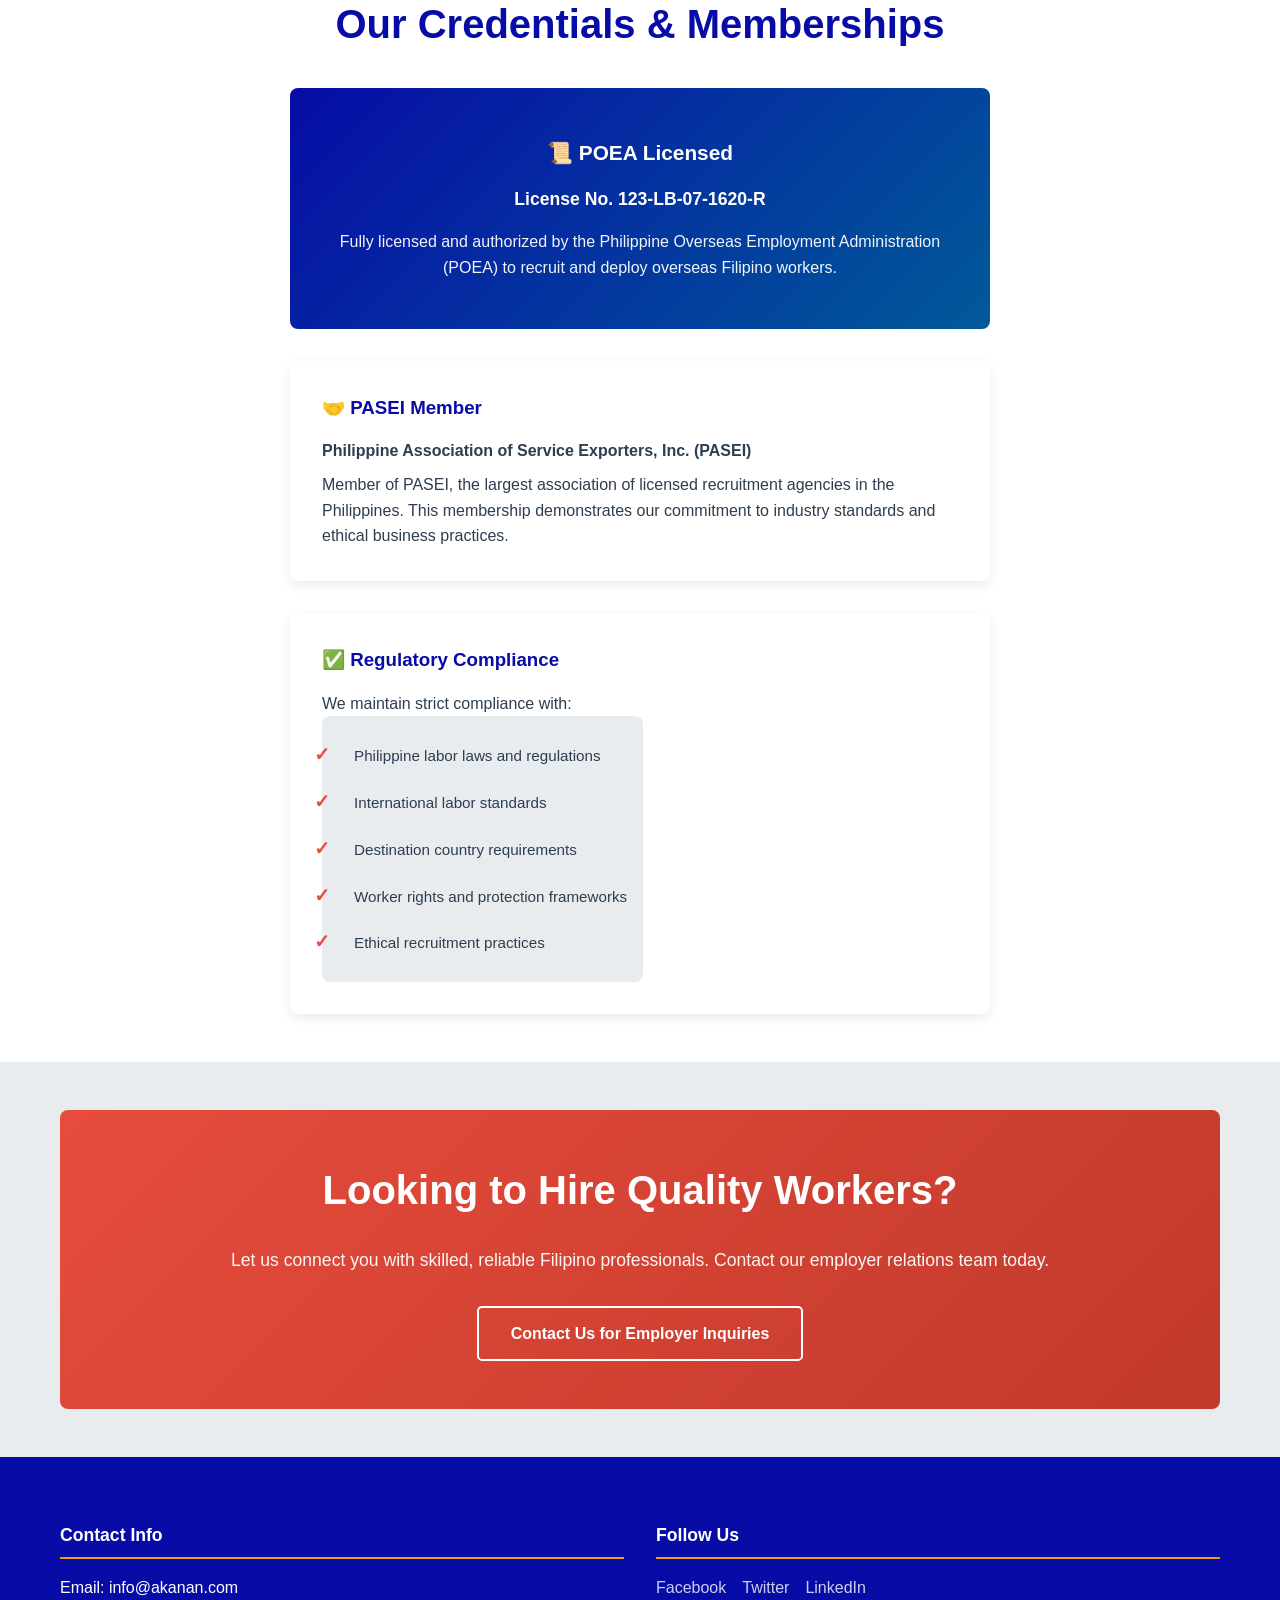
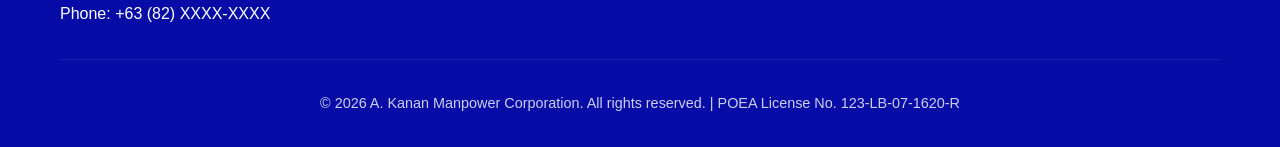
<file: A.Kanan Manpower/partners.html>
<!DOCTYPE html>
<html lang="en">
<head>
    <meta charset="UTF-8">
    <meta name="viewport" content="width=device-width, initial-scale=1.0">
    <title>Employers & Partners - A. Kanan Manpower Corporation</title>
    <link rel="stylesheet" href="styles.css">
</head>
<body>
    <!-- Navigation -->
    <nav class="navbar">
        <div class="container">
            
            <div class="nav-brand">
                <img src="Assets/Logo.png" alt="A. Kanan Manpower" class="nav-logo" />
            </div>
            
            <div class="nav-right-group">
                <div class="primary-actions">
                    <a href="index.html" class="nav-link nav-link-home">Home</a>
                    <a href="apply.html" class="nav-link btn-apply">Apply Now</a>
                    
                    <button class="search-btn" aria-label="Search">
                        <svg width="20" height="20" viewBox="0 0 24 24" fill="none" stroke="currentColor" stroke-width="2.5" stroke-linecap="round" stroke-linejoin="round">
                            <circle cx="11" cy="11" r="8"></circle>
                            <line x1="21" y1="21" x2="16.65" y2="16.65"></line>
                        </svg>
                    </button>
                </div>

                <div class="menu-container">
                    <button class="menu-toggle" id="menuBtn">
                        <svg width="26" height="26" viewBox="0 0 24 24" fill="none" stroke="currentColor" stroke-width="2" stroke-linecap="round" stroke-linejoin="round">
                            <line x1="3" y1="12" x2="21" y2="12"></line>
                            <line x1="3" y1="6" x2="21" y2="6"></line>
                            <line x1="3" y1="18" x2="21" y2="18"></line>
                        </svg>
                    </button>
                    
                    <ul class="nav-menu" id="navMenu">
                        <li><a href="about.html">About Us</a></li>
                        <li><a href="contact.html">Contact</a></li>
                        <li><a href="jobs.html">Job Opportunities</a></li>
                        <li><a href="process.html">Recruitment Process</a></li>
                        <li><a href="partners.html">Employers</a></li>
                    </ul>
                </div>

            </div>
        </div>
    </nav>

    <!-- Page Hero -->
    <section class="page-hero">
        <div class="container">
            <h1>Employers & Partners</h1>
            <p>Access Our Network of Qualified Filipino Professionals</p>
        </div>
    </section>

    <!-- Partner Overview -->
    <section class="content-section" style="background: var(--light-bg);">
        <div class="container">
            <h2>Why Partner With A. Kanan Manpower?</h2>
            <div style="display: grid; grid-template-columns: repeat(auto-fit, minmax(280px, 1fr)); gap: 2rem; margin-top: 2rem;">
                <div style="background: white; padding: 2rem; border-radius: 8px; box-shadow: 0 4px 12px rgba(0,0,0,0.08); border-left: 5px solid var(--secondary-color);">
                    <h3 style="color: var(--primary-color); margin-bottom: 1rem; font-size: 1.2rem;">✅ Quality Assurance</h3>
                    <p>We provide thoroughly screened and well-trained professionals who meet international standards and exceed expectations.</p>
                </div>
                <div style="background: white; padding: 2rem; border-radius: 8px; box-shadow: 0 4px 12px rgba(0,0,0,0.08); border-left: 5px solid var(--accent-color);">
                    <h3 style="color: var(--primary-color); margin-bottom: 1rem; font-size: 1.2rem;">🌍 Global Experience</h3>
                    <p>With 20+ years in international recruitment, we understand diverse market needs and cultural requirements.</p>
                </div>
                <div style="background: white; padding: 2rem; border-radius: 8px; box-shadow: 0 4px 12px rgba(0,0,0,0.08); border-left: 5px solid var(--secondary-color);">
                    <h3 style="color: var(--primary-color); margin-bottom: 1rem; font-size: 1.2rem;">💼 Professional Support</h3>
                    <p>Complete recruitment support from sourcing to placement, with ongoing assistance and problem resolution.</p>
                </div>
                <div style="background: white; padding: 2rem; border-radius: 8px; box-shadow: 0 4px 12px rgba(0,0,0,0.08); border-left: 5px solid var(--accent-color);">
                    <h3 style="color: var(--primary-color); margin-bottom: 1rem; font-size: 1.2rem;">⚖️ Regulatory Compliance</h3>
                    <p>POEA-licensed and fully compliant with international labor laws and regulations.</p>
                </div>
                <div style="background: white; padding: 2rem; border-radius: 8px; box-shadow: 0 4px 12px rgba(0,0,0,0.08); border-left: 5px solid var(--secondary-color);">
                    <h3 style="color: var(--primary-color); margin-bottom: 1rem; font-size: 1.2rem;">⏱️ Quick Turnaround</h3>
                    <p>Efficient recruitment process ensuring candidates are available for deployment within your timeframe.</p>
                </div>
                <div style="background: white; padding: 2rem; border-radius: 8px; box-shadow: 0 4px 12px rgba(0,0,0,0.08); border-left: 5px solid var(--accent-color);">
                    <h3 style="color: var(--primary-color); margin-bottom: 1rem; font-size: 1.2rem;">🤝 Partnership Focus</h3>
                    <p>Long-term partnerships with mutual benefits and collaborative growth opportunities.</p>
                </div>
            </div>
        </div>
    </section>

    <!-- Partner Countries -->
    <section class="content-section">
        <div class="container">
            <h2>Our Deployment Network</h2>
            <p style="text-align: center; color: var(--text-light); margin-bottom: 2rem;">
                We have established partnerships and successful placements in key markets worldwide.
            </p>

            <div style="display: grid; grid-template-columns: repeat(auto-fit, minmax(280px, 1fr)); gap: 2rem; margin-top: 2rem;">
                
                <div style="background: linear-gradient(135deg, #e74c3c 0%, #c0392b 100%); color: white; padding: 2rem; border-radius: 8px; text-align: center;">
                    <h3 style="font-size: 1.8rem; margin-bottom: 1rem;">🇯🇵</h3>
                    <h3 style="margin-bottom: 1rem;">Japan</h3>
                    <p style="opacity: 0.9;">Skilled manufacturing, construction, and specialized workers</p>
                </div>

                <div style="background: linear-gradient(135deg, #3498db 0%, #2980b9 100%); color: white; padding: 2rem; border-radius: 8px; text-align: center;">
                    <h3 style="font-size: 1.8rem; margin-bottom: 1rem;">🇺🇸</h3>
                    <h3 style="margin-bottom: 1rem;">United States</h3>
                    <p style="opacity: 0.9;">Teachers, nurses, and healthcare professionals</p>
                </div>

                <div style="background: linear-gradient(135deg, #f39c12 0%, #e67e22 100%); color: white; padding: 2rem; border-radius: 8px; text-align: center;">
                    <h3 style="font-size: 1.8rem; margin-bottom: 1rem;">🇩🇪</h3>
                    <h3 style="margin-bottom: 1rem;">Germany</h3>
                    <p style="opacity: 0.9;">Nurses, caregivers, and healthcare specialists</p>
                </div>

                <div style="background: linear-gradient(135deg, #9b59b6 0%, #8e44ad 100%); color: white; padding: 2rem; border-radius: 8px; text-align: center;">
                    <h3 style="font-size: 1.8rem; margin-bottom: 1rem;">🇶🇦</h3>
                    <h3 style="margin-bottom: 1rem;">Qatar</h3>
                    <p style="opacity: 0.9;">Household and skilled workers</p>
                </div>

                <div style="background: linear-gradient(135deg, #16a085 0%, #138d75 100%); color: white; padding: 2rem; border-radius: 8px; text-align: center;">
                    <h3 style="font-size: 1.8rem; margin-bottom: 1rem;">🇸🇦</h3>
                    <h3 style="margin-bottom: 1rem;">Saudi Arabia</h3>
                    <p style="opacity: 0.9;">Household and hospitality workers</p>
                </div>

                <div style="background: linear-gradient(135deg, #34495e 0%, #2c3e50 100%); color: white; padding: 2rem; border-radius: 8px; text-align: center;">
                    <h3 style="font-size: 1.8rem; margin-bottom: 1rem;">🇰🇼</h3>
                    <h3 style="margin-bottom: 1rem;">Kuwait</h3>
                    <p style="opacity: 0.9;">Multiple opportunities across sectors</p>
                </div>

                <div style="background: linear-gradient(135deg, #27ae60 0%, #229954 100%); color: white; padding: 2rem; border-radius: 8px; text-align: center;">
                    <h3 style="font-size: 1.8rem; margin-bottom: 1rem;">🇲🇾</h3>
                    <h3 style="margin-bottom: 1rem;">Malaysia</h3>
                    <p style="opacity: 0.9;">Household and service industry workers</p>
                </div>

            </div>
        </div>
    </section>

    <!-- International Partners -->
    <section class="content-section" style="background: var(--light-bg);">
        <div class="container">
            <h2>Our International Partners</h2>
            <p style="text-align: center; color: var(--text-light); margin-bottom: 3rem;">
                We collaborate with leading employers and manpower agencies worldwide.
            </p>

            <div style="background: white; padding: 2rem; border-radius: 8px; margin-bottom: 2rem;">
                <h3 style="color: var(--primary-color); margin-bottom: 1rem;">🌐 Japanese Employers</h3>
                <p style="margin-bottom: 1rem;">
                    Long-standing partnerships with major Japanese manufacturing companies and industrial facilities. 
                    We have successfully placed hundreds of skilled workers in positions ranging from factory workers to supervisory roles.
                </p>
            </div>

            <div style="background: white; padding: 2rem; border-radius: 8px; margin-bottom: 2rem;">
                <h3 style="color: var(--primary-color); margin-bottom: 1rem;">⚙️ Technical & Engineering Alliance</h3>
                <p style="margin-bottom: 1rem;">
                    Partnership with international engineering firms and technical service providers. Our engineers and 
                    programmers are deployed to cutting-edge projects in developed countries.
                </p>
            </div>

            <div style="background: white; padding: 2rem; border-radius: 8px; margin-bottom: 2rem;">
                <h3 style="color: var(--primary-color); margin-bottom: 1rem;">👨‍⚕️ Healthcare Networks</h3>
                <p style="margin-bottom: 1rem;">
                    Established relationships with major hospitals, clinics, and healthcare providers in the USA, Germany, 
                    and Middle East. We ensure nurses and healthcare workers are matched with quality institutions.
                </p>
            </div>

            <div style="background: white; padding: 2rem; border-radius: 8px; margin-bottom: 2rem;">
                <h3 style="color: var(--primary-color); margin-bottom: 1rem;">🏫 Educational Institutions</h3>
                <p style="margin-bottom: 1rem;">
                    Partnerships with universities and schools worldwide actively seeking Filipino educators. 
                    Our teachers have been recognized for their dedication and excellence.
                </p>
            </div>

            <div style="background: white; padding: 2rem; border-radius: 8px;">
                <h3 style="color: var(--primary-color); margin-bottom: 1rem;">📍 Hadiya Obaied Wali Al-Harbi Manpower</h3>
                <p>
                    Strategic partnership in Kuwait for specialized manpower solutions in the Middle East region. 
                    This collaboration strengthens our presence and service quality in Gulf countries.
                </p>
            </div>
        </div>
    </section>

    <!-- Agency Benefits -->
    <section class="content-section">
        <div class="container">
            <h2>Our Credentials & Memberships</h2>
            <div style="max-width: 700px; margin: 0 auto;">
                <div style="background: linear-gradient(135deg, var(--primary-color) 0%, #005a99 100%); color: white; padding: 3rem; border-radius: 8px; text-align: center; margin-bottom: 2rem;">
                    <h3 style="font-size: 1.3rem; margin-bottom: 1rem;">📜 POEA Licensed</h3>
                    <p style="font-size: 1.1rem; margin-bottom: 1rem;">
                        <strong>License No. 123-LB-07-1620-R</strong>
                    </p>
                    <p style="opacity: 0.95;">
                        Fully licensed and authorized by the Philippine Overseas Employment Administration (POEA) 
                        to recruit and deploy overseas Filipino workers.
                    </p>
                </div>

                <div style="background: white; padding: 2rem; border-radius: 8px; box-shadow: 0 4px 12px rgba(0,0,0,0.08); margin-bottom: 2rem;">
                    <h3 style="color: var(--primary-color); margin-bottom: 1rem;">🤝 PASEI Member</h3>
                    <p>
                        <strong>Philippine Association of Service Exporters, Inc. (PASEI)</strong>
                    </p>
                    <p style="margin-top: 0.5rem;">
                        Member of PASEI, the largest association of licensed recruitment agencies in the Philippines. 
                        This membership demonstrates our commitment to industry standards and ethical business practices.
                    </p>
                </div>

                <div style="background: white; padding: 2rem; border-radius: 8px; box-shadow: 0 4px 12px rgba(0,0,0,0.08);">
                    <h3 style="color: var(--primary-color); margin-bottom: 1rem;">✅ Regulatory Compliance</h3>
                    <p>
                        We maintain strict compliance with:
                    </p>
                    <div class="checklist">
                        <ul style="font-size: 0.95rem;">
                            <li>Philippine labor laws and regulations</li>
                            <li>International labor standards</li>
                            <li>Destination country requirements</li>
                            <li>Worker rights and protection frameworks</li>
                            <li>Ethical recruitment practices</li>
                        </ul>
                    </div>
                </div>
            </div>
        </div>
    </section>

    <!-- Employer Contact CTA -->
    <section class="content-section" style="background: var(--light-bg);">
        <div class="container">
            <div style="background: linear-gradient(135deg, var(--secondary-color) 0%, #c0392b 100%); color: white; padding: 3rem; border-radius: 8px; text-align: center;">
                <h2 style="color: white; margin-bottom: 1.5rem;">Looking to Hire Quality Workers?</h2>
                <p style="font-size: 1.1rem; margin-bottom: 2rem; opacity: 0.95;">
                    Let us connect you with skilled, reliable Filipino professionals. Contact our employer relations team today.
                </p>
                <a href="contact.html" class="btn btn-secondary">Contact Us for Employer Inquiries</a>
            </div>
        </div>
    </section>

    <!-- Footer -->
    <footer class="footer">
        <div class="container">
            <div class="footer-content">
                <!-- <div class="footer-section">
                    <h4>About A. Kanan</h4>
                    <p>POEA-Licensed recruitment agency serving overseas Filipino workers since 2003.</p>
                </div>
                <div class="footer-section">
                    <h4>Quick Links</h4>
                    <ul>
                        <li><a href="about.html">About Us</a></li>
                        <li><a href="jobs.html">Job Opportunities</a></li>
                        <li><a href="apply.html">Apply Now</a></li>
                        <li><a href="contact.html">Contact</a></li>
                    </ul>
                </div> -->
                <div class="footer-section">
                    <h4>Contact Info</h4>
                    <p>Email: info@akanan.com</p>
                    <p>Phone: +63 (82) XXXX-XXXX</p>
                </div>
                <div class="footer-section">
                    <h4>Follow Us</h4>
                    <div class="social-links">
                        <a href="#">Facebook</a>
                        <a href="#">Twitter</a>
                        <a href="#">LinkedIn</a>
                    </div>
                </div>
            </div>
            <div class="footer-bottom">
                <p>&copy; 2026 A. Kanan Manpower Corporation. All rights reserved. | POEA License No. 123-LB-07-1620-R</p>
            </div>
        </div>
    </footer>

    <script src="script.js"></script>
</body>
</html>
</file>
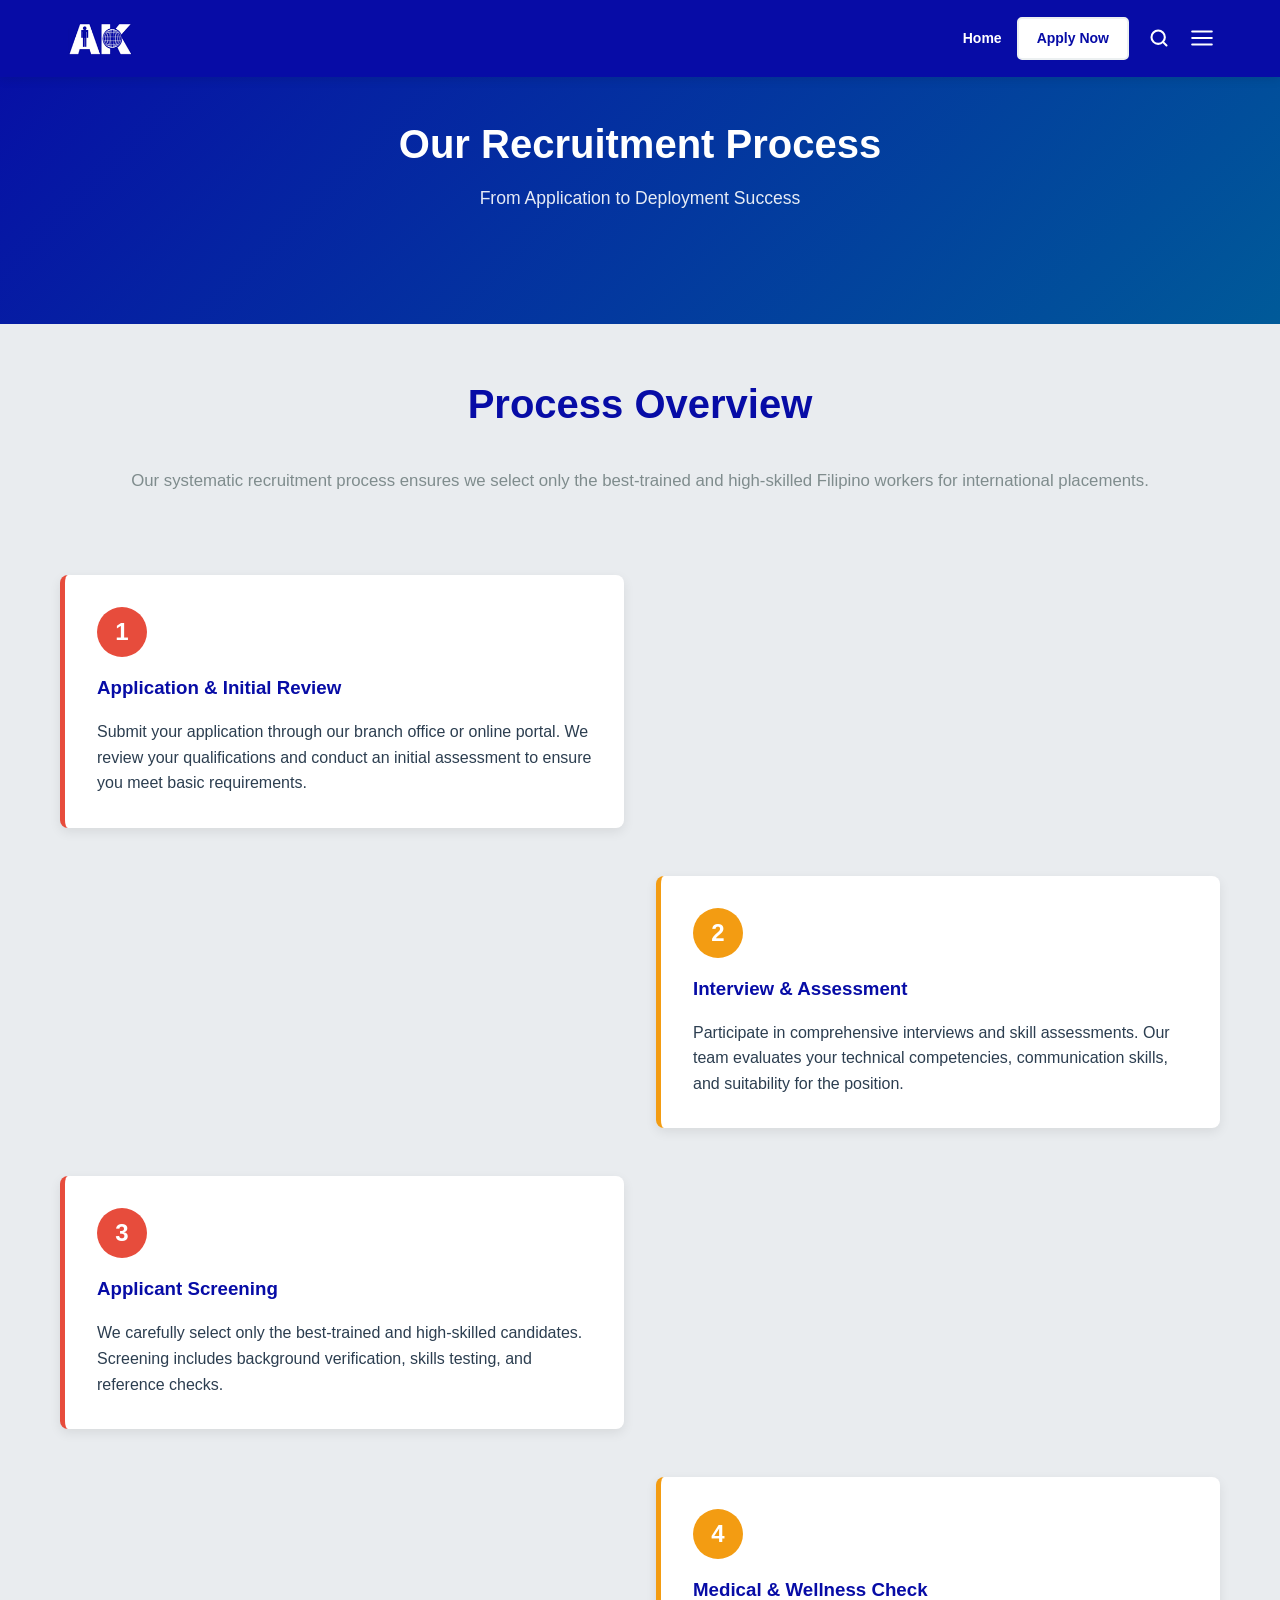
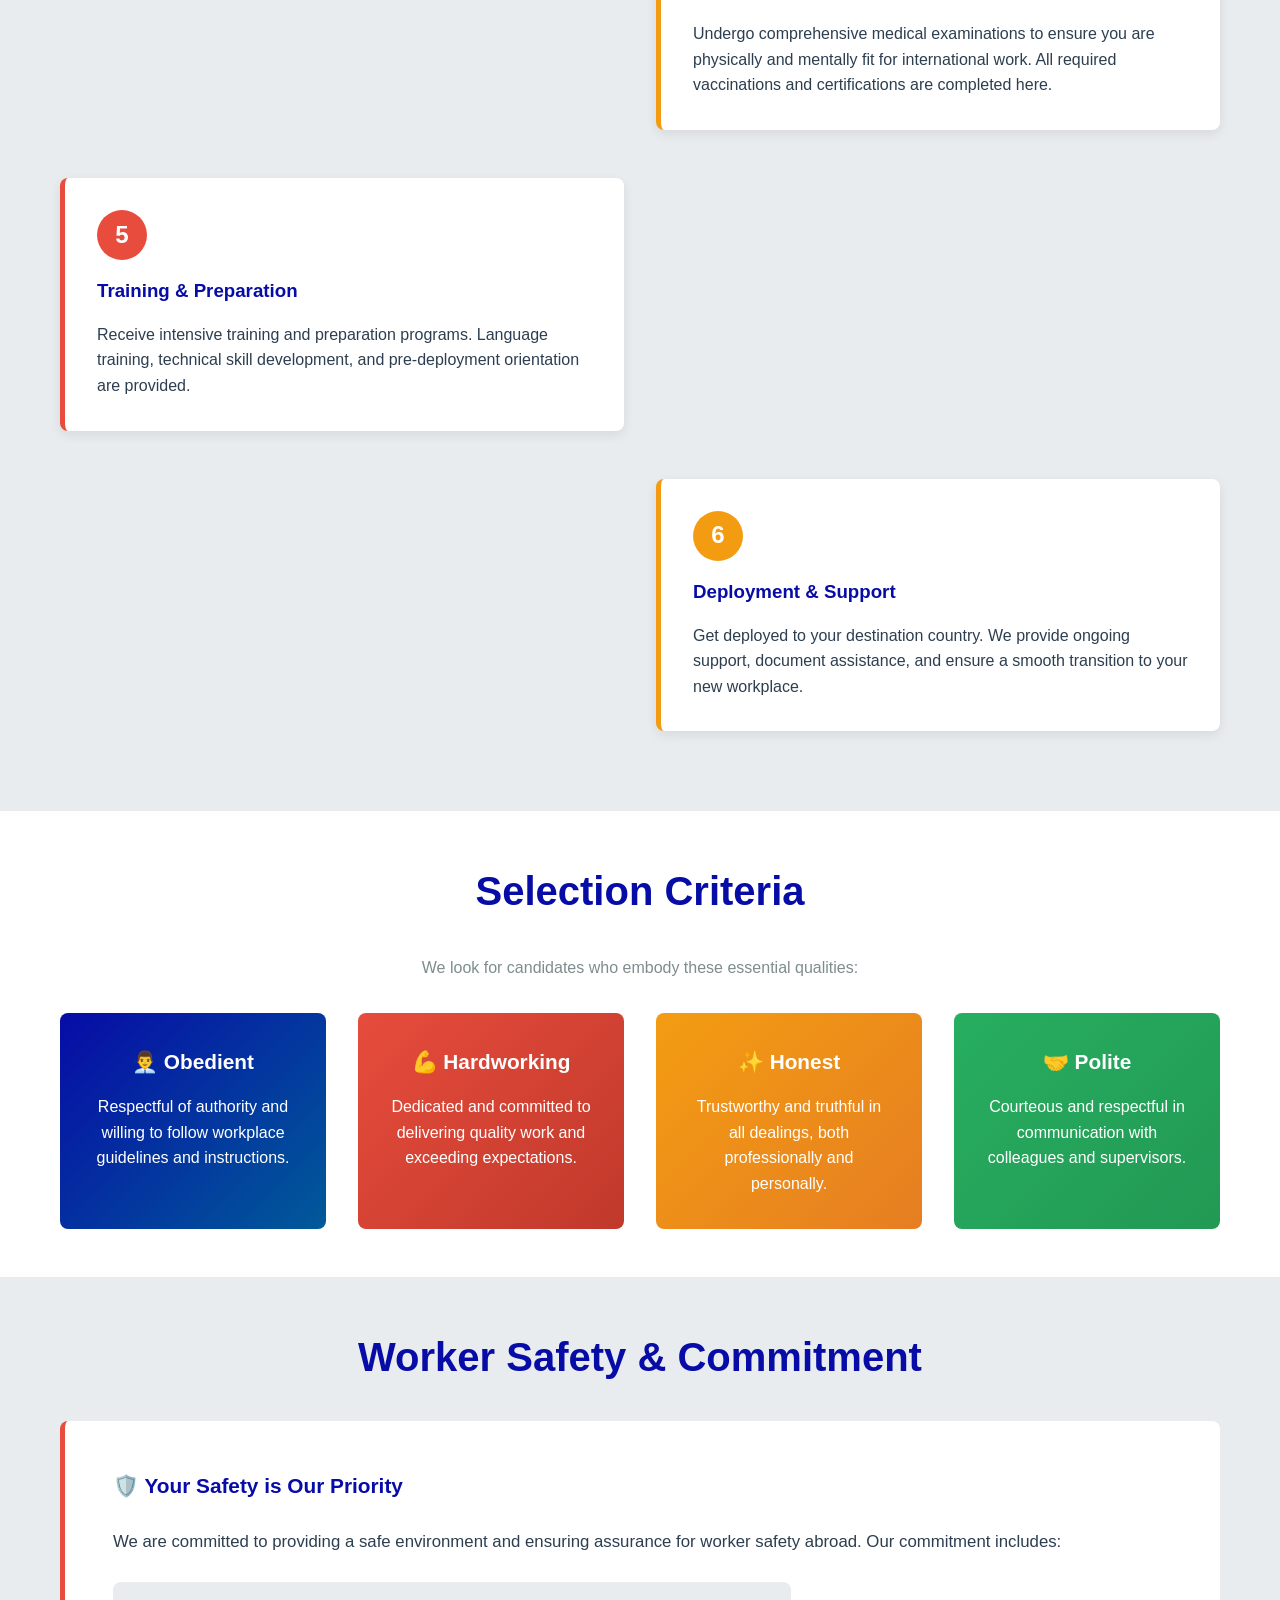
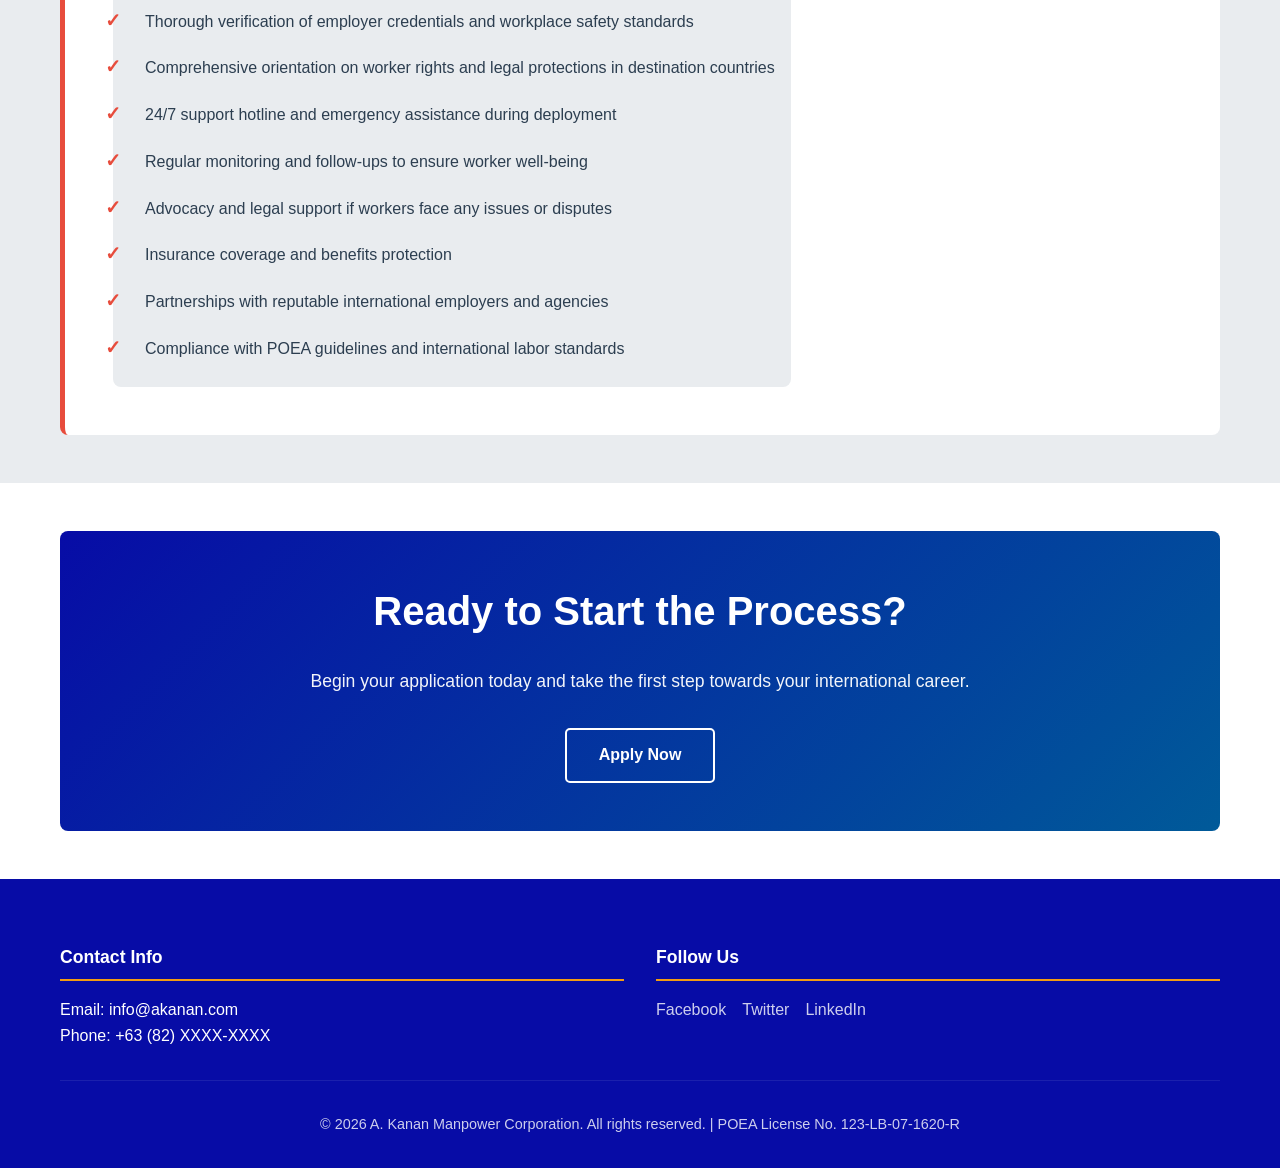
<file: A.Kanan Manpower/process.html>
<!DOCTYPE html>
<html lang="en">
<head>
    <meta charset="UTF-8">
    <meta name="viewport" content="width=device-width, initial-scale=1.0">
    <title>Recruitment Process - A. Kanan Manpower Corporation</title>
    <link rel="stylesheet" href="styles.css">
</head>
<body>
    <!-- Navigation -->
    <nav class="navbar">
        <div class="container">
            
            <div class="nav-brand">
                <img src="Assets/Logo.png" alt="A. Kanan Manpower" class="nav-logo" />
            </div>
            
            <div class="nav-right-group">
                <div class="primary-actions">
                    <a href="index.html" class="nav-link nav-link-home">Home</a>
                    <a href="apply.html" class="nav-link btn-apply">Apply Now</a>
                    
                    <button class="search-btn" aria-label="Search">
                        <svg width="20" height="20" viewBox="0 0 24 24" fill="none" stroke="currentColor" stroke-width="2.5" stroke-linecap="round" stroke-linejoin="round">
                            <circle cx="11" cy="11" r="8"></circle>
                            <line x1="21" y1="21" x2="16.65" y2="16.65"></line>
                        </svg>
                    </button>
                </div>

                <div class="menu-container">
                    <button class="menu-toggle" id="menuBtn">
                        <svg width="26" height="26" viewBox="0 0 24 24" fill="none" stroke="currentColor" stroke-width="2" stroke-linecap="round" stroke-linejoin="round">
                            <line x1="3" y1="12" x2="21" y2="12"></line>
                            <line x1="3" y1="6" x2="21" y2="6"></line>
                            <line x1="3" y1="18" x2="21" y2="18"></line>
                        </svg>
                    </button>
                    
                    <ul class="nav-menu" id="navMenu">
                        <li><a href="about.html">About Us</a></li>
                        <li><a href="contact.html">Contact</a></li>
                        <li><a href="jobs.html">Job Opportunities</a></li>
                        <li><a href="process.html">Recruitment Process</a></li>
                        <li><a href="partners.html">Employers</a></li>
                    </ul>
                </div>

            </div>
        </div>
    </nav>

    <!-- Page Hero -->
    <section class="page-hero">
        <div class="container">
            <h1>Our Recruitment Process</h1>
            <p>From Application to Deployment Success</p>
        </div>
    </section>

    <!-- Process Overview -->
    <section class="content-section" style="background: var(--light-bg);">
        <div class="container">
            <h2>Process Overview</h2>
            <p style="text-align: center; color: var(--text-light); margin-bottom: 3rem; font-size: 1.05rem;">
                Our systematic recruitment process ensures we select only the best-trained and high-skilled Filipino workers 
                for international placements.
            </p>

            <!-- Step-by-step Timeline -->
            <div style="position: relative; padding: 2rem 0;">
                <!-- Vertical line connector (mobile: hidden, desktop: visible) -->
                <div style="position: absolute; left: 50%; top: 0; bottom: 0; width: 2px; background: linear-gradient(to bottom, var(--primary-color), var(--secondary-color)); display: none;" class="desktop-only"></div>

                <!-- Step 1 -->
                <div style="margin-bottom: 3rem; display: grid; grid-template-columns: 1fr 1fr; gap: 2rem; align-items: center;">
                    <div style="background: white; padding: 2rem; border-radius: 8px; box-shadow: 0 4px 12px rgba(0,0,0,0.08); border-left: 5px solid var(--secondary-color);">
                        <div style="display: inline-block; background: var(--secondary-color); color: white; width: 50px; height: 50px; border-radius: 50%; display: flex; align-items: center; justify-content: center; font-weight: bold; font-size: 1.5rem; margin-bottom: 1rem;">1</div>
                        <h3 style="color: var(--primary-color); margin-bottom: 1rem;">Application & Initial Review</h3>
                        <p>Submit your application through our branch office or online portal. We review your qualifications and conduct an initial assessment to ensure you meet basic requirements.</p>
                    </div>
                    <div></div>
                </div>

                <!-- Step 2 -->
                <div style="margin-bottom: 3rem; display: grid; grid-template-columns: 1fr 1fr; gap: 2rem; align-items: center;">
                    <div></div>
                    <div style="background: white; padding: 2rem; border-radius: 8px; box-shadow: 0 4px 12px rgba(0,0,0,0.08); border-left: 5px solid var(--accent-color);">
                        <div style="display: inline-block; background: var(--accent-color); color: white; width: 50px; height: 50px; border-radius: 50%; display: flex; align-items: center; justify-content: center; font-weight: bold; font-size: 1.5rem; margin-bottom: 1rem;">2</div>
                        <h3 style="color: var(--primary-color); margin-bottom: 1rem;">Interview & Assessment</h3>
                        <p>Participate in comprehensive interviews and skill assessments. Our team evaluates your technical competencies, communication skills, and suitability for the position.</p>
                    </div>
                </div>

                <!-- Step 3 -->
                <div style="margin-bottom: 3rem; display: grid; grid-template-columns: 1fr 1fr; gap: 2rem; align-items: center;">
                    <div style="background: white; padding: 2rem; border-radius: 8px; box-shadow: 0 4px 12px rgba(0,0,0,0.08); border-left: 5px solid var(--secondary-color);">
                        <div style="display: inline-block; background: var(--secondary-color); color: white; width: 50px; height: 50px; border-radius: 50%; display: flex; align-items: center; justify-content: center; font-weight: bold; font-size: 1.5rem; margin-bottom: 1rem;">3</div>
                        <h3 style="color: var(--primary-color); margin-bottom: 1rem;">Applicant Screening</h3>
                        <p>We carefully select only the best-trained and high-skilled candidates. Screening includes background verification, skills testing, and reference checks.</p>
                    </div>
                    <div></div>
                </div>

                <!-- Step 4 -->
                <div style="margin-bottom: 3rem; display: grid; grid-template-columns: 1fr 1fr; gap: 2rem; align-items: center;">
                    <div></div>
                    <div style="background: white; padding: 2rem; border-radius: 8px; box-shadow: 0 4px 12px rgba(0,0,0,0.08); border-left: 5px solid var(--accent-color);">
                        <div style="display: inline-block; background: var(--accent-color); color: white; width: 50px; height: 50px; border-radius: 50%; display: flex; align-items: center; justify-content: center; font-weight: bold; font-size: 1.5rem; margin-bottom: 1rem;">4</div>
                        <h3 style="color: var(--primary-color); margin-bottom: 1rem;">Medical & Wellness Check</h3>
                        <p>Undergo comprehensive medical examinations to ensure you are physically and mentally fit for international work. All required vaccinations and certifications are completed here.</p>
                    </div>
                </div>

                <!-- Step 5 -->
                <div style="margin-bottom: 3rem; display: grid; grid-template-columns: 1fr 1fr; gap: 2rem; align-items: center;">
                    <div style="background: white; padding: 2rem; border-radius: 8px; box-shadow: 0 4px 12px rgba(0,0,0,0.08); border-left: 5px solid var(--secondary-color);">
                        <div style="display: inline-block; background: var(--secondary-color); color: white; width: 50px; height: 50px; border-radius: 50%; display: flex; align-items: center; justify-content: center; font-weight: bold; font-size: 1.5rem; margin-bottom: 1rem;">5</div>
                        <h3 style="color: var(--primary-color); margin-bottom: 1rem;">Training & Preparation</h3>
                        <p>Receive intensive training and preparation programs. Language training, technical skill development, and pre-deployment orientation are provided.</p>
                    </div>
                    <div></div>
                </div>

                <!-- Step 6 -->
                <div style="display: grid; grid-template-columns: 1fr 1fr; gap: 2rem; align-items: center;">
                    <div></div>
                    <div style="background: white; padding: 2rem; border-radius: 8px; box-shadow: 0 4px 12px rgba(0,0,0,0.08); border-left: 5px solid var(--accent-color);">
                        <div style="display: inline-block; background: var(--accent-color); color: white; width: 50px; height: 50px; border-radius: 50%; display: flex; align-items: center; justify-content: center; font-weight: bold; font-size: 1.5rem; margin-bottom: 1rem;">6</div>
                        <h3 style="color: var(--primary-color); margin-bottom: 1rem;">Deployment & Support</h3>
                        <p>Get deployed to your destination country. We provide ongoing support, document assistance, and ensure a smooth transition to your new workplace.</p>
                    </div>
                </div>
            </div>
        </div>
    </section>

    <!-- Selection Criteria -->
    <section class="content-section">
        <div class="container">
            <h2>Selection Criteria</h2>
            <p style="text-align: center; color: var(--text-light); margin-bottom: 2rem;">
                We look for candidates who embody these essential qualities:
            </p>

            <div style="display: grid; grid-template-columns: repeat(auto-fit, minmax(250px, 1fr)); gap: 2rem;">
                <div style="background: linear-gradient(135deg, var(--primary-color) 0%, #005a99 100%); color: white; padding: 2rem; border-radius: 8px; text-align: center;">
                    <h3 style="font-size: 1.3rem; margin-bottom: 1rem;">👨‍💼 Obedient</h3>
                    <p>Respectful of authority and willing to follow workplace guidelines and instructions.</p>
                </div>
                <div style="background: linear-gradient(135deg, var(--secondary-color) 0%, #c0392b 100%); color: white; padding: 2rem; border-radius: 8px; text-align: center;">
                    <h3 style="font-size: 1.3rem; margin-bottom: 1rem;">💪 Hardworking</h3>
                    <p>Dedicated and committed to delivering quality work and exceeding expectations.</p>
                </div>
                <div style="background: linear-gradient(135deg, var(--accent-color) 0%, #e67e22 100%); color: white; padding: 2rem; border-radius: 8px; text-align: center;">
                    <h3 style="font-size: 1.3rem; margin-bottom: 1rem;">✨ Honest</h3>
                    <p>Trustworthy and truthful in all dealings, both professionally and personally.</p>
                </div>
                <div style="background: linear-gradient(135deg, #27ae60 0%, #229954 100%); color: white; padding: 2rem; border-radius: 8px; text-align: center;">
                    <h3 style="font-size: 1.3rem; margin-bottom: 1rem;">🤝 Polite</h3>
                    <p>Courteous and respectful in communication with colleagues and supervisors.</p>
                </div>
            </div>
        </div>
    </section>

    <!-- Worker Safety -->
    <section class="content-section" style="background: var(--light-bg);">
        <div class="container">
            <h2>Worker Safety & Commitment</h2>
            <div style="background: white; padding: 3rem; border-radius: 8px; border-left: 5px solid var(--secondary-color);">
                <h3 style="color: var(--primary-color); margin-bottom: 1.5rem; font-size: 1.3rem;">🛡️ Your Safety is Our Priority</h3>
                <p style="font-size: 1.05rem; line-height: 1.9; color: var(--text-dark); margin-bottom: 1.5rem;">
                    We are committed to providing a safe environment and ensuring assurance for worker safety abroad. 
                    Our commitment includes:
                </p>
                <div class="checklist">
                    <ul style="font-size: 1rem;">
                        <li>Thorough verification of employer credentials and workplace safety standards</li>
                        <li>Comprehensive orientation on worker rights and legal protections in destination countries</li>
                        <li>24/7 support hotline and emergency assistance during deployment</li>
                        <li>Regular monitoring and follow-ups to ensure worker well-being</li>
                        <li>Advocacy and legal support if workers face any issues or disputes</li>
                        <li>Insurance coverage and benefits protection</li>
                        <li>Partnerships with reputable international employers and agencies</li>
                        <li>Compliance with POEA guidelines and international labor standards</li>
                    </ul>
                </div>
            </div>
        </div>
    </section>

    <!-- Call to Action -->
    <section class="content-section">
        <div class="container">
            <div style="background: linear-gradient(135deg, var(--primary-color) 0%, #005a99 100%); color: white; padding: 3rem; border-radius: 8px; text-align: center;">
                <h2 style="color: white; margin-bottom: 1.5rem;">Ready to Start the Process?</h2>
                <p style="font-size: 1.1rem; margin-bottom: 2rem; opacity: 0.95;">
                    Begin your application today and take the first step towards your international career.
                </p>
                <a href="apply.html" class="btn btn-secondary">Apply Now</a>
            </div>
        </div>
    </section>

    <!-- Footer -->
    <footer class="footer">
        <div class="container">
            <div class="footer-content">
                <!-- <div class="footer-section">
                    <h4>About A. Kanan</h4>
                    <p>POEA-Licensed recruitment agency serving overseas Filipino workers since 2003.</p>
                </div>
                <div class="footer-section">
                    <h4>Quick Links</h4>
                    <ul>
                        <li><a href="about.html">About Us</a></li>
                        <li><a href="jobs.html">Job Opportunities</a></li>
                        <li><a href="apply.html">Apply Now</a></li>
                        <li><a href="contact.html">Contact</a></li>
                    </ul>
                </div> -->
                <div class="footer-section">
                    <h4>Contact Info</h4>
                    <p>Email: info@akanan.com</p>
                    <p>Phone: +63 (82) XXXX-XXXX</p>
                </div>
                <div class="footer-section">
                    <h4>Follow Us</h4>
                    <div class="social-links">
                        <a href="#">Facebook</a>
                        <a href="#">Twitter</a>
                        <a href="#">LinkedIn</a>
                    </div>
                </div>
            </div>
            <div class="footer-bottom">
                <p>&copy; 2026 A. Kanan Manpower Corporation. All rights reserved. | POEA License No. 123-LB-07-1620-R</p>
            </div>
        </div>
    </footer>

    <script src="script.js"></script>
</body>
</html>
</file>
<file: A.Kanan Manpower/styles.css>
/* INDEX */
.hero-description {
    font-size: 1.05rem;
    opacity: 0.95;
    margin-bottom: 1.75rem;
}

.hero-buttons {
    display: flex;
    gap: 1rem;
    flex-wrap: wrap;
    align-items: center;
}

.hero-buttons .btn-primary {
    background-color: var(--primary-color);
    border: 1px solid var(--primary-color);
}

.hero-buttons .btn-secondary {
    background-color: transparent;
    border: 1px solid white;
    color: white;
}

.job-preview {
    background-color: var(--light-bg);
}

.job-grid {
    display: grid;
    grid-template-columns: repeat(auto-fit, minmax(250px, 1fr));
    gap: 2rem;
    margin-top: 2rem;
}

.job-card {
    position: relative;
    background: white;
    padding: 2rem;
    border-radius: 8px;
    text-align: center;
    box-shadow: 0 4px 12px rgba(0,0,0,0.08);
    overflow: hidden;
    display: flex;
    flex-direction: column;
    justify-content: space-between;
    transition: transform 0.3s ease, box-shadow 0.3s ease;
    transform: translateY(1em);
}

.job-card.job-card-japan::before {
    background-image: linear-gradient(rgba(255,255,255,0.45), rgba(255,255,255,0.45)), url('https://flagcdn.com/w320/jp.png');
}

.job-card.job-card-usa::before {
    background-image: linear-gradient(rgba(255,255,255,0.45), rgba(255,255,255,0.45)), url('https://flagcdn.com/w320/us.png');
}

.job-card.job-card-germany::before {
    background-image: linear-gradient(rgba(255,255,255,0.45), rgba(255,255,255,0.45)), url('https://flagcdn.com/w320/de.png');
}

.job-card.job-card-middleeast::before {
    background-image: linear-gradient(rgba(255,255,255,0.45), rgba(255,255,255,0.45)), url('https://preview.redd.it/flag-map-of-the-middle-east-with-capitals-v0-occfqy4u0d1f1.jpeg?width=640&crop=smart&auto=webp&s=f184c9b9db7885f784f707bf8a99e1936cc2928e');
}

.container {
    max-width: 1200px;
    margin: 0 auto;
    padding: 0 20px;
}

/* Categories Section */
.categories {
    background: white;
}

.categories-grid {
    display: grid;
    grid-template-columns: repeat(auto-fit, minmax(280px, 1fr));
    gap: 2rem;
    margin-top: 2rem;
}

.category-box {
    background: linear-gradient(135deg, var(--primary-color) 0%, #005a99 100%);
    color: white;
    padding: 2.5rem 2rem;
    border-radius: 8px;
    text-align: center;
    transition: all 0.3s ease;
    cursor: pointer;
}

.category-box:hover {
    transform: scale(1.05);
    box-shadow: 0 8px 20px rgba(0,0,0,0.15);
}

.category-box h4 {
    font-size: 1.3rem;
    margin-bottom: 0.5rem;
}

.category-box p {
    font-size: 0.95rem;
    opacity: 0.9;
}

.icon-wrapper {
    display: flex;
    align-items: center;
    gap: 10px;
    margin-bottom: 15px;
}

.icon-centered {
    justify-content: center;
}

.icon-wrapper svg {
    width: 28px;
    height: 28px;
    stroke: #ffd700;
}

/* News Section */
.news {
    background-color: var(--light-bg);
}

.news-grid {
    display: grid;
    grid-template-columns: repeat(auto-fit, minmax(300px, 1fr));
    gap: 2rem;
    margin-top: 2rem;
}

.news-card {
    background: white;
    padding: 2rem;
    border-radius: 8px;
    box-shadow: 0 4px 12px rgba(0,0,0,0.08);
    transition: all 0.3s ease;
}

.news-card:hover {
    transform: translateY(-5px);
    box-shadow: 0 8px 20px rgba(0,0,0,0.12);
}

.news-date {
    display: inline-block;
    background-color: var(--secondary-color);
    color: white;
    padding: 0.3rem 0.8rem;
    border-radius: 3px;
    font-size: 0.85rem;
    margin-bottom: 1rem;
}

.news-card h3 {
    color: var(--primary-color);
    margin-bottom: 1rem;
    font-size: 1.3rem;
}

.news-card p {
    color: var(--text-light);
    margin-bottom: 1.5rem;
    line-height: 1.8;
}

.read-more {
    color: var(--secondary-color);
    text-decoration: none;
    font-weight: bold;
    transition: color 0.3s ease;
}

.read-more:hover {
    color: var(--primary-color);
}
/* INDEX FINAL */

/* ABOUT */
.content-section {
    padding: 3rem 2rem;
    background: white;
}

.content-section h2 {
    margin-bottom: 2rem;
}

.section-subtitle {
    text-align: center;
    color: var(--text-light);
    margin-bottom: 3rem;
    font-size: 1.1rem;
}

.history-text {
	font-size: 1.1rem;
	line-height: 1.8;
    padding: 0 4em;
}

.history-spacing {
	background: var(--light-bg); 
	padding: 2rem; border-radius: 8px; 
	margin-bottom: 2rem;
}

.background-color {
	background: var(--light-bg);
}

.mission-vision-container {
	display: grid; 
	grid-template-columns: repeat(auto-fit, minmax(300px, 1fr)); 
	gap: 2rem; 
	margin-top: 2rem;
}

.divider {
	background: white; 
	padding: 2rem; 
	border-radius: 8px;
    position: relative;
    overflow: hidden; /* Keeps the icon inside the box */
    border: 1px solid #eee; 
    border-radius: 8px;
    min-height: 200px;
    align-items: center;
    z-index: 0; 
}

.divider-header {
	color: var(--hero-gold); 
	margin-bottom: 1rem;
    font-size: 2.3rem;
    text-transform: uppercase;
    text-align: center;
}

.divider-text p {
	font-size: 1.05rem; 
	line-height: 1.8;
}

.cell-bg-icon {
    position: absolute;
    right: -10px;
    bottom: -10px;
    width: 150px;
    height: auto;
    opacity: 0.4;
    z-index: 1;
    pointer-events: none;
}

.divider-top-layer {
    position: relative;
    z-index: 2;
}

.company-values {
	display: grid; 
	grid-template-columns: repeat(auto-fit, minmax(220px, 1fr)); 
	gap: 2rem; 
	margin-top: 2rem;
}

.company-values-cell {
	background: linear-gradient(135deg, var(--primary-color) 0%, #005a99 100%); 
	color: white; 
	padding: 2rem; 
	border-radius: 8px; 
	text-align: center;
}

.company-values-header {
	font-size: 1.3rem; 
	margin-bottom: 1rem;
}

.stories-text {
	text-align: center; 
	color: var(--text-light); 
	font-size: 1.05rem; 
	margin-bottom: 2rem;
}

.stories-container {
	display: grid; 
	grid-template-columns: repeat(auto-fit, minmax(250px, 1fr)); 
	gap: 2rem;
}

.stories-divider {
	background: white; 
	padding: 2rem; 
	border-radius: 8px; 
	text-align: center; 
	box-shadow: 0 4px 12px rgba(0,0,0,0.08);
}

.stories-header h3 {
	font-size: 2rem; 
	color: var(--secondary-color); 
	margin-bottom: 0.5rem;
}

.stories-color {
	color: var(--text-dark);
}

.list-text-size {
	font-size: 1.05rem;
    /* text-align: center; */
}
/* ABOUT FINAL */


/* Global Styles */
* {
    margin: 0;
    padding: 0;
    box-sizing: border-box;
}

:root {
    --hero-image: url('https://images.unsplash.com/photo-1517841905240-472988babdf9?auto=format&fit=crop&q=80&w=2070');
    --primary-color: #070CA6;
    --secondary-color: #e74c3c;
    --accent-color: #f39c12;
    --light-bg: #e9ecef;
    --text-dark: #2c3e50;
    --text-light: #7f8c8d;
    --border-color: #ecf0f1;
    --hero-gold: #ffb300;
    --hero-dark: rgba(5, 12, 23, 0.65);
}

html {
    scroll-behavior: smooth;
}

body {
    font-family: 'Segoe UI', Tahoma, Geneva, Verdana, sans-serif;
    line-height: 1.6;
    color: var(--text-dark);
}

.container {
    max-width: 1200px;
    margin: 0 auto;
    padding: 0 20px;
}

/* Navigation */
.navbar {
    background-color: var(--primary-color);
    color: white;
    padding: 1rem 0;
    position: fixed;
    left: 0;
    right: 0;
    top: 0;
    z-index: 1000;
    box-shadow: 0 2px 10px rgba(0,0,0,0.1);
}

.navbar .container {
    display: flex;
    justify-content: space-between;
    align-items: center;
}

.nav-brand {
    display: flex;
    align-items: center;
    gap: 0.75rem;
}

.nav-logo {
    width: 80px;
    height: 45px;
    object-fit: contain;
    display: block;
    border-radius: 6px;
    /* border: none; */
}

.nav-brand h1 {
    font-size: 1.5rem;
    font-weight: bold;
}

/* .nav-menu {
    display: flex;
    list-style: none;
    gap: 2rem;
    flex-wrap: wrap;
} */

/* .nav-menu a {
    color: white;
    text-decoration: none;
    transition: color 0.3s ease;
    font-weight: 500;
}

.nav-menu a:hover,
.nav-menu a.active {
    color: var(--accent-color);
    border-bottom: 2px solid var(--accent-color);
    padding-bottom: 0.5rem;
} */

/* Hero Section */
/* :root {
    --hero-image: url('https://images.unsplash.com/photo-1517841905240-472988babdf9?auto=format&fit=crop&q=80&w=2070');
    --mapua-red: #d32f2f;
    --mapua-gold: #ffb300;
    --hero-dark: rgba(5, 12, 23, 0.65);
} */

.hero {
    position: relative;
    height: 100vh;
    background-image: var(--hero-image);
    background-repeat: no-repeat;
    background-position: center center;
    background-size: cover;
    color: white;
    display: flex;
    align-items: center;
    padding: 0 2rem;
    overflow: hidden;
}

.hero::before {
    content: '';
    position: absolute;
    inset: 0;
    background: linear-gradient(to right, rgba(2, 2, 2, 0.85) 0%, rgba(2, 2, 2, 0.3) 55%, rgba(2, 2, 2, 0) 100%);
    z-index: 1;
}

.hero-content {
    position: relative;
    z-index: 2;
    max-width: 750px;
    margin-top: 40px;
    padding-left: 2rem;
}

.hero-content h1 {
    font-size: clamp(2.2rem, 5vw, 4rem);
    margin-bottom: 1rem;
    font-weight: 800;
    line-height: 1.1;
    color: var(--hero-gold);
    text-transform: uppercase;
}

.hero-content p {
    font-size: clamp(1rem, 2.3vw, 1.25rem);
    color: #f1f1f1;
    line-height: 1.6;
    margin-bottom: 1.25rem;
}

/* CHANGES */
        /* Buttons & Search Group */
        .nav-right-group {
            display: flex;
            align-items: center;
            gap: 0.625em;
        }

        .nav-logo {
            height: 45px;
            display: block;
        }
        
        .primary-actions {
            display: flex;
            align-items: center;
            gap: 15px;
        }

        .nav-link {
            text-decoration: none;
            color: #ffffff;
            font-weight: 600;
            font-size: 14px;
            transition: all 0.3s ease;
        }

        .nav-link-home:hover {
            color: var(--accent-color);
        }

        .btn-apply {
            background-color: #ffffff;
            color: var(--primary-color);
            padding: 8px 18px;
            border-radius: 5px;
            border: 2px solid var(--border-color);
        }

        .btn-apply:hover {
            border-color: var(--secondary-color);
            box-shadow: 0 2px 8px rgba(0,123,255,0.3);
        }

        .search-btn {
            background: none;
            border: none;
            cursor: pointer;
            color: #ffffff;
            display: flex;
            align-items: center;
            padding: 5px;
            transition: color 0.2s;
        }

        .search-btn:hover {
            color: var(--accent-color);
        }

        /* Hamburger / Collapsible Menu */
        .menu-container {
            position: relative;
        }

        .menu-toggle {
            display: flex;
            background: none;
            border: none;
            padding: 5px;
            cursor: pointer;
            color: #ffffff;
            transition: color 0.2s
        }

        .menu-toggle:hover {
            color: var(--accent-color);
        }

        .nav-menu {
            display: none; 
            position: absolute;
            top: 45px;
            right: 0;
            background: white;
            box-shadow: 0 10px 25px rgba(0,0,0,0.1);
            list-style: none;
            margin: 0;
            padding: 10px 0;
            width: 220px;
            border-radius: 8px;
            border: 1px solid #eee;
        }

        .nav-menu.active {
            display: block;
        }

        .nav-menu li a {
            display: block;
            padding: 12px 20px;
            text-decoration: none;
            color: #444;
            font-size: 14px;
        }

        .nav-menu li a:hover {
            background-color: #f0f7ff;
            color: #007bff;
        }
        .nav-menu a {
            color: white;
            text-decoration: none;
            transition: color 0.3s ease;
            font-weight: 500;
        }

        /* .nav-menu a:hover,
        .nav-menu a.active {
            color: var(--accent-color);
            border-bottom: 2px solid var(--accent-color);
            padding-bottom: 0.5rem;
        } */
/*  */

.hero-nav {
    position: absolute;
    right: 2rem;
    bottom: 1.75rem;
    z-index: 2;
    color: white;
    text-align: right;
    max-width: 320px;
}

.page-counter {
    font-size: 0.88rem;
    opacity: 0.85;
}

.next-label {
    font-size: 0.72rem;
    text-transform: uppercase;
    letter-spacing: 0.12em;
    margin-top: 0.15rem;
    display: block;
}

.next-headline {
    font-size: 0.96rem;
    font-weight: 700;
    margin-top: 0.35rem;
    margin-bottom: 0.8rem;
}

.arrow-controls {
    display: flex;
    gap: 0.6rem;
    justify-content: flex-end;
}

.arrow {
    width: 42px;
    height: 42px;
    border: 1.5px solid rgba(255, 255, 255, 0.5);
    border-radius: 50%;
    display: grid;
    place-items: center;
    color: white;
    background: transparent;
    cursor: pointer;
    transition: transform 0.25s ease, background 0.25s ease;
}

.arrow:hover {
    background: rgba(255, 255, 255, 0.2);
    transform: translateY(-2px);
}

.arrow:active {
    transform: scale(0.92);
}

@keyframes heroFade {
    from {
        opacity: 0.7;
    }
    to {
        opacity: 1;
    }
}

.hero.fade-transition {
    animation: heroFade 0.6s ease-in-out;
}

@media (max-width: 1024px) {
    .hero {
        min-height: 80vh;
        padding: 0 1.5rem;
    }

    .hero-nav {
        display: none;
    }
}

@media (max-width: 640px) {
    .hero-content h1 {
        font-size: clamp(1.8rem, 6.5vw, 2.5rem);
    }

    .hero-buttons {
        justify-content: center;
    }
}


/* Buttons */
.btn {
    display: inline-block;
    padding: 0.8rem 2rem;
    border-radius: 5px;
    text-decoration: none;
    font-weight: bold;
    transition: all 0.3s ease;
    cursor: pointer;
    border: none;
    font-size: 1rem;
}

.btn-primary {
    background-color: var(--secondary-color);
    color: white;
}

.btn-primary:hover {
    background-color: #002050;
    transform: translateY(-2px);
    box-shadow: 0 5px 15px rgba(0,0,0,0.2);
}

.btn-secondary {
    background-color: transparent;
    color: white;
    border: 2px solid white;
}

.btn-secondary:hover {
    background-color: white;
    color: var(--primary-color);
    transform: translateY(-2px);
}

.btn-small {
    display: inline-block;
    padding: 0.5rem 1rem;
    background-color: var(--primary-color);
    color: white;
    text-decoration: none;
    border-radius: 3px;
    font-size: 0.9rem;
    transition: background-color 0.3s ease;
}

.btn-small:hover {
    background-color: var(--secondary-color);
}

/* Sections */
section {
    padding: 4rem 2rem;
}

section h2 {
    font-size: 2.5rem;
    text-align: center;
    margin-bottom: 1rem;
    color: var(--primary-color);
}



/* Job Preview Section */






.job-card:hover {
    transform: translateY(0);
    box-shadow: 0 8px 20px rgba(0,0,0,0.12);
}

.job-card::before {
    content: '';
    position: absolute;
    inset: 0;
    background-size: cover;
    background-position: center;
    opacity: 0.55;
    filter: saturate(1.2);
    z-index: 0;
}

.job-card h3,
.job-card .btn-small {
    position: relative;
    z-index: 1;
}

.job-card h3 {
    transform: translateY(2.5em);
    transition: transform 0.3s ease, color 0.3s ease;
    text-align: center;
    color: #003d82;
    font-size: 1.5rem;
    margin-bottom: 0.5rem;
}

.job-card:hover h3 {
    transform: translateY(0.3125em);
}

.job-card p {
    opacity: 0;
    transform: translateY(2em);
    transition: opacity 0.25s ease, transform 0.3s ease, color 0.3s ease;
    text-align: center;
}

.job-card:hover p {
    opacity: 1;
    transform: translateY(1em);
    color: #19232b;
}

.job-card .btn-small {
    transform: translateY(0.3125em);
    transition: transform 0.3s ease;
    margin: 1rem auto 0 auto;
    position: relative;
    z-index: 1;
}

.job-card:hover .btn-small {
    transform: translateY(0);
    background-color: #ffffff;
    color: var(--primary-color);
}



.job-card p {
    color: var(--text-light);
    margin-bottom: 1.5rem;
}


/* Locations Section */
.locations {
    background: white;
}

.locations-grid {
    display: grid;
    grid-template-columns: repeat(auto-fit, minmax(280px, 1fr));
    gap: 1.5rem;
    margin-top: 2rem;
}

.location-card {
    background: white;
    padding: 1.5rem;
    border-radius: 8px;
    border: 2px solid var(--border-color);
    transition: all 0.3s ease;
}

.location-card:hover {
    border-color: var(--secondary-color);
    box-shadow: 0 4px 12px rgba(0,0,0,0.1);
}

.location-card.featured {
    background: linear-gradient(135deg, var(--primary-color) 0%, #005a99 100%);
    color: white;
    border: none;
    grid-column: span 2;
}

.location-card h3 {
    margin-bottom: 0.5rem;
    color: var(--primary-color);
}

.location-card.featured h3 {
    color: white;
}

.location-card p {
    color: var(--text-light);
    font-size: 0.95rem;
}

.location-card.featured p {
    color: rgba(255,255,255,0.9);
}

/* Footer */
.footer {
    background-color: var(--primary-color);
    color: white;
    padding: 4rem 2rem 2rem;
}

.footer-content {
    display: grid;
    grid-template-columns: repeat(auto-fit, minmax(250px, 1fr));
    gap: 2rem;
    margin-bottom: 2rem;
}

.footer-section h4 {
    margin-bottom: 1rem;
    font-size: 1.1rem;
    border-bottom: 2px solid var(--accent-color);
    padding-bottom: 0.5rem;
}

.footer-section ul {
    list-style: none;
}

.footer-section ul li {
    margin-bottom: 0.5rem;
}

.footer-section a {
    color: rgba(255,255,255,0.8);
    text-decoration: none;
    transition: color 0.3s ease;
}

.footer-section a:hover {
    color: var(--accent-color);
    text-decoration: underline;
}

.social-links {
    display: flex;
    gap: 1rem;
}

.footer-bottom {
    border-top: 1px solid rgba(255,255,255,0.1);
    padding-top: 2rem;
    text-align: center;
    font-size: 0.9rem;
    opacity: 0.8;
}

/* Page Sections */
.page-hero {
    background: linear-gradient(135deg, var(--primary-color) 0%, #005a99 100%);
    color: white;
    padding: 7rem 7rem;
    text-align: center;
}

.page-hero h1 {
    font-size: 2.5rem;
    margin-bottom: 0.5rem;
}

.page-hero p {
    font-size: 1.1rem;
    opacity: 0.9;
}

.pie-section {
    padding: 3rem 2rem;
    text-align: center;
}

#pie-container {
    max-width: 600px;
    margin: 0 auto;
}

.hidden-content {
    display: none;
}

.hidden-content.active {
    display: block;
}

.steps {
    margin-top: 2rem;
}

.step {
    background: var(--light-bg);
    padding: 2rem;
    margin-bottom: 2rem;
    border-radius: 8px;
    border-left: 5px solid var(--secondary-color);
}

.step h3 {
    color: var(--primary-color);
    margin-bottom: 1rem;
    font-size: 1.3rem;
}

.step p {
    color: var(--text-dark);
    line-height: 1.8;
}

.form-group {
    margin-bottom: 1.5rem;
}

.form-group label {
    display: block;
    margin-bottom: 0.5rem;
    font-weight: bold;
    color: var(--primary-color);
}

.form-group input,
.form-group textarea,
.form-group select {
    width: 100%;
    padding: 0.8rem;
    border: 1px solid var(--border-color);
    border-radius: 5px;
    font-family: inherit;
    font-size: 1rem;
}

.form-group textarea {
    resize: vertical;
    min-height: 120px;
}

.form-group input:focus,
.form-group textarea:focus,
.form-group select:focus {
    outline: none;
    border-color: var(--secondary-color);
    box-shadow: 0 0 5px rgba(231, 76, 60, 0.2);
}

.checklist {
    background: var(--light-bg);
    padding: 1rem;
    border-radius: 8px;
    display: inline-block;
}

.checklist-center {
    text-align: center;
}

.checklist ul {
    list-style: none;
    text-align: left;
}

.checklist li {
    padding: 0.5rem 0;
    /* padding-left: 2rem; */
    position: relative;
}

.checklist li:before {
    content: "✓";
    position: relative;
    color: var(--secondary-color);
    font-weight: bold;
    font-size: 1.2rem;
    left: -1.5rem;
}

/* Responsive Design */
@media (max-width: 768px) {
    .nav-menu {
        gap: 1rem;
    }

    .hero-content h1 {
        font-size: 2rem;
    }

    .hero-buttons {
        flex-direction: column;
        align-items: center;
    }

    .btn {
        width: 100%;
        max-width: 300px;
    }

    section h2 {
        font-size: 2rem;
    }

    .location-card.featured {
        grid-column: span 1;
    }

    .categories-grid,
    .job-grid,
    .news-grid {
        grid-template-columns: 1fr;
    }

    .footer-content {
        grid-template-columns: 1fr;
    }
}

@media (max-width: 480px) {
    .navbar {
        padding: 0.5rem 0;
    }

    .nav-brand h1 {
        font-size: 1.2rem;
    }

    .nav-menu {
        gap: 0.5rem;
        font-size: 0.9rem;
    }

    .hero-content h1 {
        font-size: 1.5rem;
    }

    .hero-content p {
        font-size: 1rem;
    }

    section {
        padding: 2rem 1rem;
    }

    section h2 {
        font-size: 1.5rem;
    }
}
</file>
